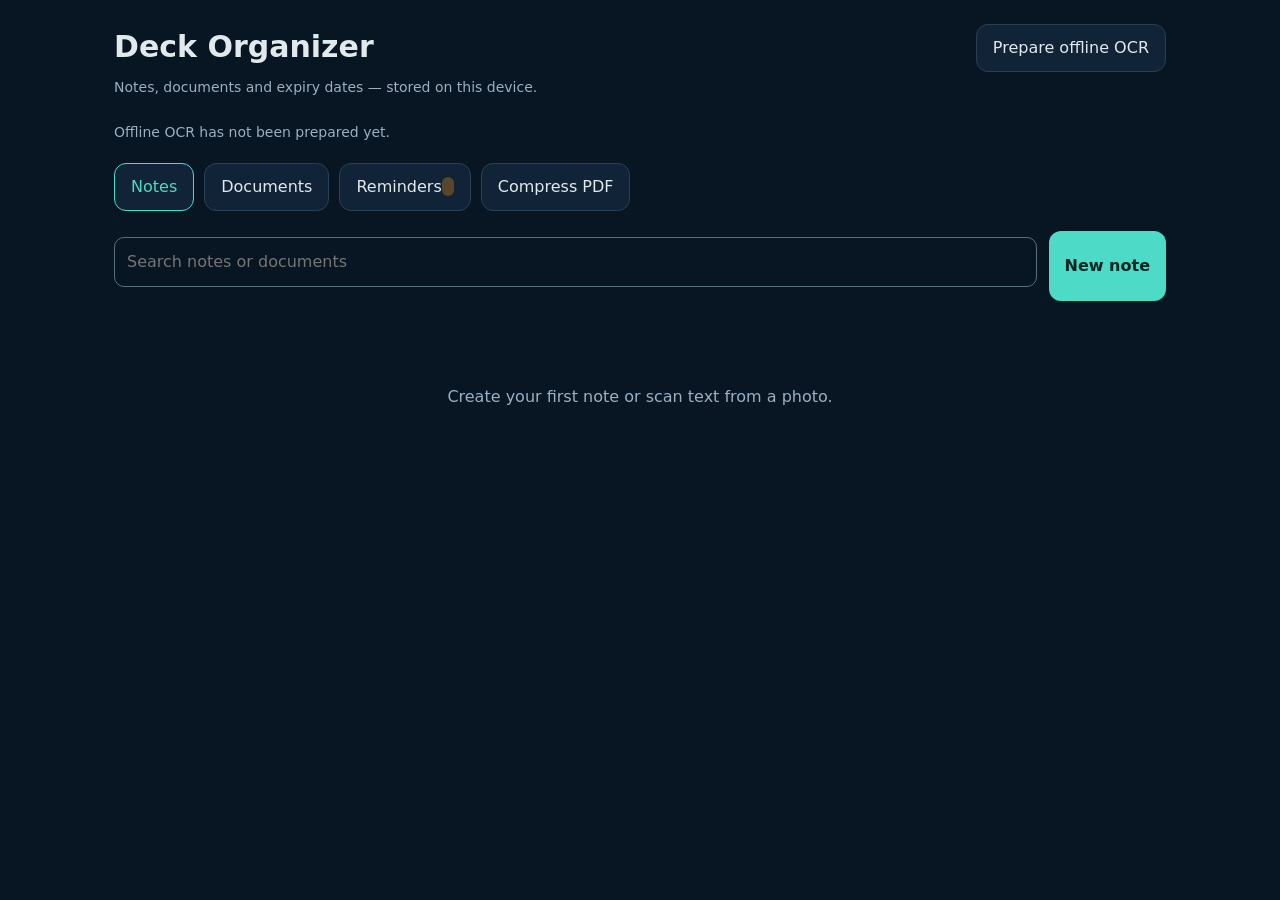
<file: docs/deck-organizer/index.html>
<!doctype html><html lang="en"><head><meta charset="utf-8"><meta name="viewport" content="width=device-width,initial-scale=1"><meta http-equiv="Content-Security-Policy" content="default-src 'self'; script-src 'self' 'wasm-unsafe-eval'; style-src 'self'; img-src 'self' blob: data:; media-src 'self' blob:; frame-src 'self' blob:; worker-src 'self' blob:; connect-src 'self' blob: data:; object-src 'none'; base-uri 'self'; form-action 'none'"><title>Deck Organizer</title><link rel="stylesheet" href="style.css"></head><body>
<header><div><h1>Deck Organizer</h1><p>Notes, documents and expiry dates — stored on this device.</p></div><div class="actions"><button id="offline">Prepare offline OCR</button></div></header>
<p id="offlineStatus" class="hint" role="status">Offline OCR has not been prepared yet.</p>
<div id="compressStatus" class="error" role="status"></div><input id="compressFile" type="file" accept="application/pdf,.pdf" hidden><nav aria-label="Sections"><button data-tab="notes" class="active">Notes</button><button data-tab="docs">Documents</button><button data-tab="reminders">Reminders <span id="badge"></span></button><button id="compressPdf" type="button">Compress PDF</button></nav>
<div class="toolbar"><input id="search" type="search" placeholder="Search notes or documents" aria-label="Search"><button id="add" class="primary">New note</button></div>
<p id="reminderHint" class="hint" hidden>Reminders appear here while the app is open or on your next visit. This version does not send alerts when the browser is closed.</p>
<main id="list" aria-live="polite"><p>Loading local records…</p></main>
<div id="toast" role="status" hidden></div>
<dialog id="editor"><form id="editForm"><div class="dialogHead"><h2 id="editHeading">New note</h2><button type="button" data-close="editor">Close</button></div>
<label>Title<input id="title" required maxlength="200"></label>
<div id="docFields" hidden><div class="grid"><label>Document / Certificate Number<input id="docNumber" maxlength="120"></label><label>Issue Date<input id="issue" type="date"></label><label>Expiry Date<input id="expiry" type="date"></label><label>Remind me before expiry<select id="lead"><option value="30">30 days</option><option value="14">14 days</option><option value="7">7 days</option><option value="1">1 day</option><option value="0">On expiry date</option></select></label></div><p class="hint">Check the expiry date against the original document before saving.</p></div>
<label id="bodyLabel">Note / Comments<textarea id="body" rows="7" maxlength="100000"></textarea></label>
<label id="pinLabel" class="check"><input id="pin" type="checkbox">Pin this note</label>
<div class="actions"><button type="button" id="attach">Attach file</button><button type="button" id="scan">Scan file to text</button><button type="button" id="camera">Open camera</button></div>
<p class="hint">JPEG, PNG, WebP or PDF. Up to 20 MB per file; up to 5 attachments. Scanned PDF recognition is limited to 20 pages per operation.</p><div id="attachments"></div>
<p id="editError" class="error" role="alert"></p><div class="actions bottom"><button type="submit" class="primary" id="save">Save</button><button type="button" id="delete" class="danger">Delete</button></div>
</form></dialog>
<dialog id="review"><div class="dialogHead"><h2>Review recognized text</h2><button data-close="review">Cancel</button></div><p id="ocrInfo" class="hint"></p>
<label>Recognized text — edit before inserting<textarea id="recognized" rows="12" maxlength="100000"></textarea></label>
<div id="dateReview" hidden><label>Suggested title<input id="suggestTitle" maxlength="200"></label><label>Suggested document number<input id="suggestNumber" maxlength="120"></label><p>Possible dates — select the expiry date, or leave it blank and enter it manually.</p><div id="dateCandidates"></div><label>Confirmed expiry date<input id="reviewExpiry" type="date"></label></div>
<label class="check"><input type="checkbox" id="keepPhoto" checked>Keep the source file with this record</label>
<label class="check"><input type="checkbox" id="reviewConfirm">I checked the recognized text and any selected expiry date.</label>
<p id="reviewError" class="error"></p><button id="insert" class="primary">Insert into record</button></dialog>
<dialog id="cameraDialog"><div class="dialogHead"><h2>Photograph text</h2><button data-close="cameraDialog">Close</button></div><p>Keep the document flat, well lit and in focus.</p><video id="video" autoplay playsinline muted></video><p id="cameraError" class="error"></p><button id="capture" class="primary">Take photo and recognize</button></dialog>
<dialog id="busy"><h2>Recognizing on this device</h2><p id="progress" role="status">Starting…</p><progress id="progressBar" max="1"></progress><button id="cancelOcr">Cancel</button></dialog>
<dialog id="preview"><div class="dialogHead"><h2 id="previewName">Attachment</h2><button data-close="preview">Close</button></div><div id="previewContent"></div><button id="downloadAttachment">Download original</button></dialog>
<input id="fileInput" type="file" accept="image/jpeg,image/png,image/webp,application/pdf" hidden>
<script type="module" src="app.js"></script></body></html>
</file>
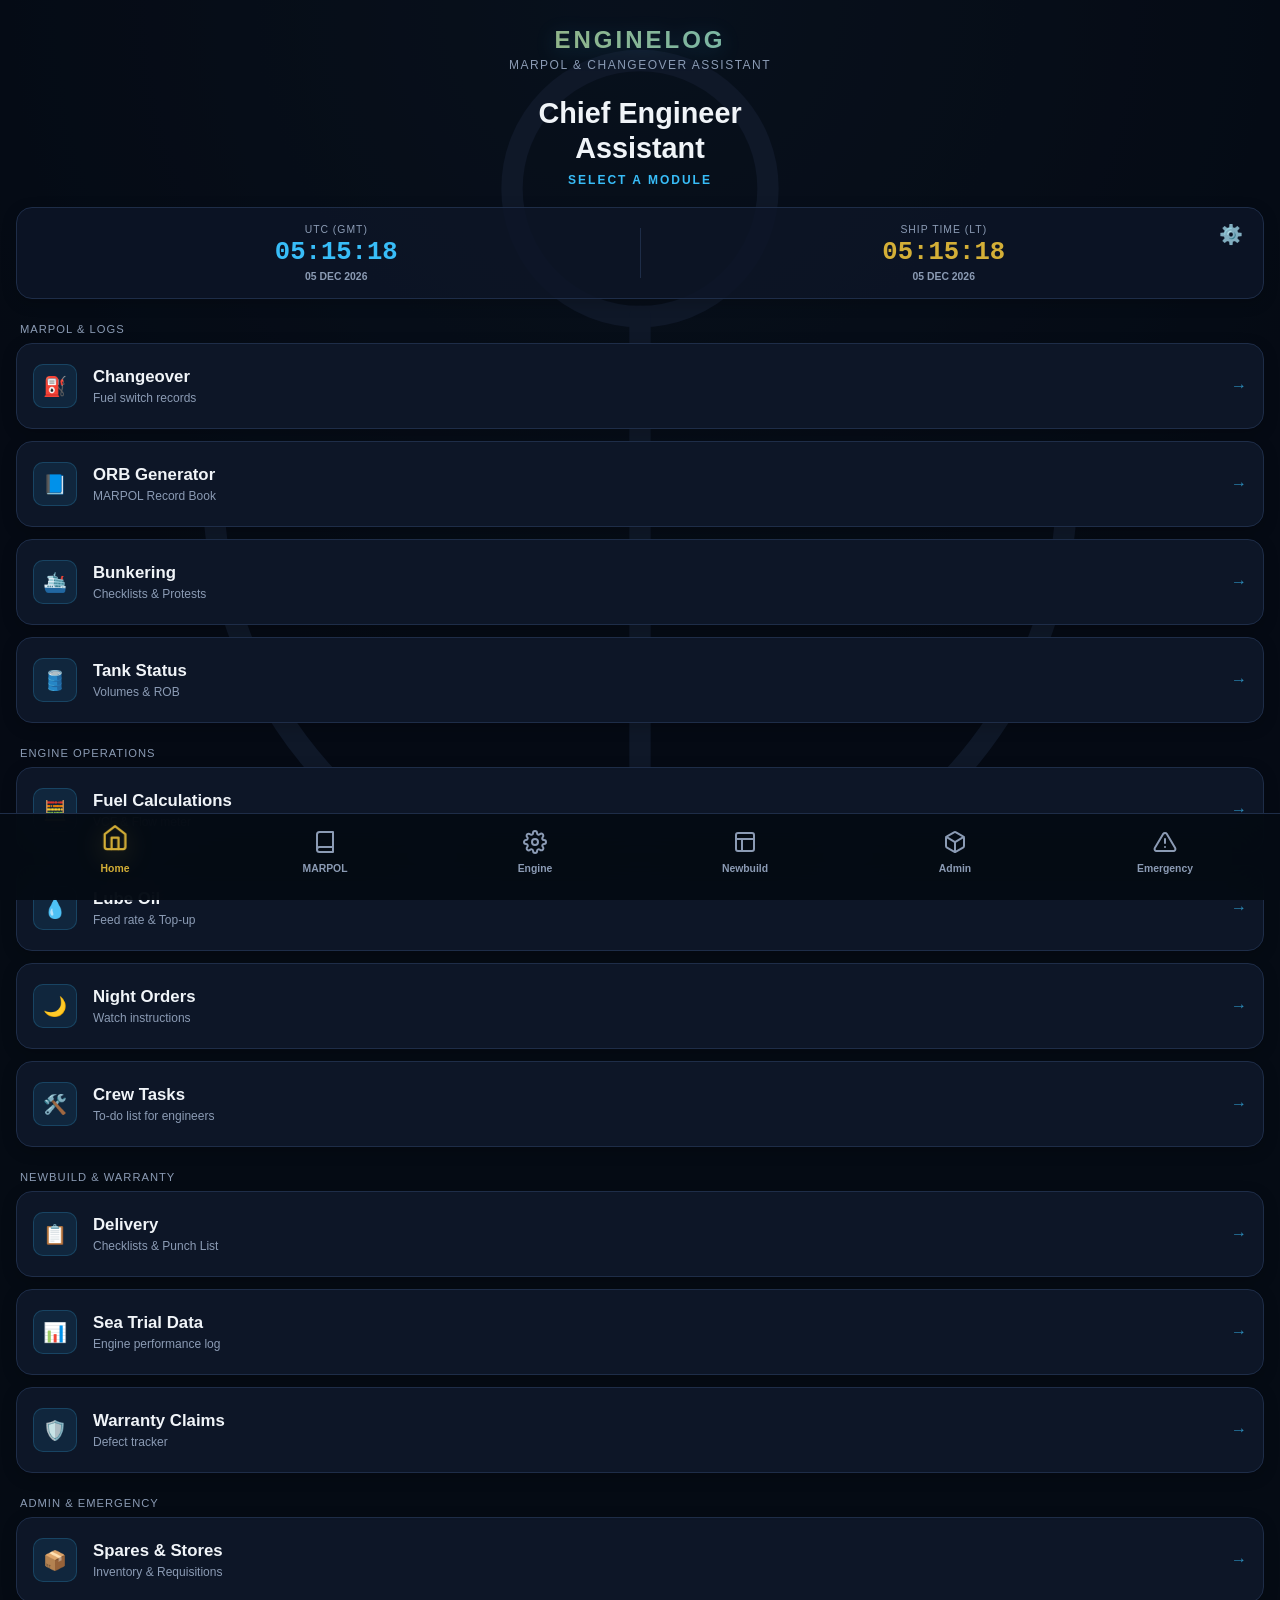
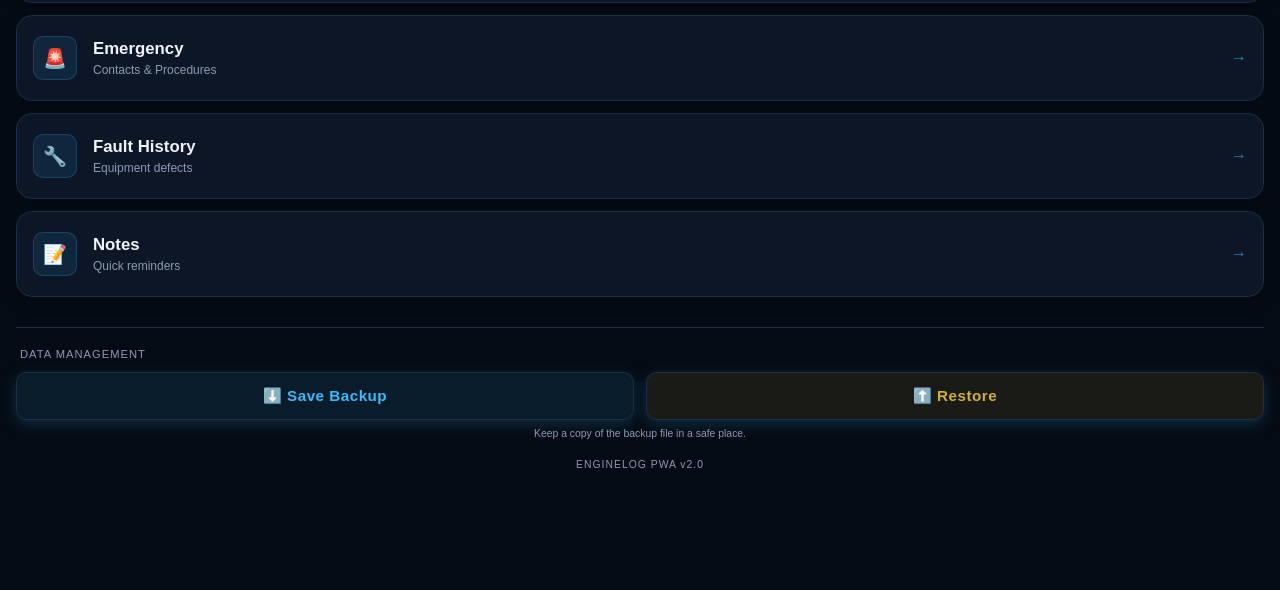
<file: docs/engine-log/index.html>
<!DOCTYPE html>
<html lang="en">
<head>
<meta charset="UTF-8">
<meta name="viewport" content="width=device-width,initial-scale=1,maximum-scale=1,user-scalable=no">
<title>EngineLog - Chief Engineer</title>
<meta name="apple-mobile-web-app-capable" content="yes">
<meta name="apple-mobile-web-app-status-bar-style" content="black-translucent">
<meta name="theme-color" content="#050B14">
<style>

    :root {
        --bg: #050B14; /* Глубокий морской фон */
        --card: rgba(13, 22, 39, 0.85); /* Стальной полупрозрачный */
        --border: #1E2D48; /* Граница цвета морской волны */
        --text: #F0F4F8; 
        --text-muted: #8B9BB4;
        --accent: #38BDF8; /* Ледяной синий */
        --accent-dark: #0284C7;
        --yellow: #D4AF37; /* Благородное золото */
        --red: #F87171; 
        --green: #4ADE80;
    }
    * { margin:0; padding:0; box-sizing:border-box; font-family: 'Inter', -apple-system, BlinkMacSystemFont, sans-serif; }
    
    /* КРАСИВЫЙ ФОН С ЯКОРЕМ (ФИКСИРОВАННЫЙ) */
    body { 
        background-color: var(--bg); /* Плотный цвет */
        color: var(--text); 
        padding: calc(16px + env(safe-area-inset-top)) 16px 100px 16px; 
        min-height: 100vh;
        -webkit-font-smoothing: antialiased;
    }

    /* Отдельный слой для фона */
    body::before {
        content: '';
        position: fixed;
        top: 0; left: 0; right: 0; bottom: 0;
        z-index: -2; /* Уводим глубоко назад */
        background-image: 
            url("data:image/svg+xml,%3Csvg xmlns='http://www.w3.org/2000/svg' viewBox='0 0 24 24' fill='none' stroke='%231E2D48' stroke-width='0.5' stroke-linecap='round' stroke-linejoin='round'%3E%3Ccircle cx='12' cy='5' r='3'%3E%3C/circle%3E%3Cline x1='12' y1='22' x2='12' y2='8'%3E%3C/line%3E%3Cpath d='M5 12H2a10 10 0 0 0 20 0h-3'%3E%3C/path%3E%3C/svg%3E"),
            radial-gradient(circle at 50% 0%, #0D1B2A 0%, #050B14 70%);
        background-position: center 20%, center top;
        background-repeat: no-repeat;
        background-size: 80vw, 100% 100%;
        pointer-events: none;
        opacity: 0.4; /* Делаем якорь едва заметным */
    }

    /* Кастомный скроллбар */
    ::-webkit-scrollbar { width: 6px; height: 6px; }
    ::-webkit-scrollbar-track { background: transparent; }
    ::-webkit-scrollbar-thumb { background: rgba(255,255,255,0.2); border-radius: 10px; }
    ::-webkit-scrollbar-thumb:hover { background: rgba(255,255,255,0.4); }

    /* АНИМАЦИЯ ПОЯВЛЕНИЯ ВКЛАДОК */
    .tab-content { 
        display: none; 
        animation: slideFadeIn 0.5s cubic-bezier(0.16, 1, 0.3, 1) forwards; 
    }
    @keyframes slideFadeIn {
        0% { opacity: 0; transform: translateY(15px) scale(0.98); }
        100% { opacity: 1; transform: translateY(0) scale(1); }
    }

    .header { text-align: center; margin-bottom: 24px; margin-top: 10px; }
    .header h1 { 
        font-size: 1.5rem; 
        background: linear-gradient(90deg, #D4AF37, #38BDF8); 
        -webkit-background-clip: text;
        background-clip: text;
        -webkit-text-fill-color: transparent;
        letter-spacing: 3px; 
        text-transform: uppercase; 
        font-weight: 800;
        filter: drop-shadow(0 4px 10px rgba(56, 189, 248, 0.2));
    }
    .header p { font-size: 0.75rem; color: var(--text-muted); letter-spacing: 1.5px; margin-top: 4px; text-transform: uppercase; }

    /* КАРТОЧКИ */
    .card { 
        background: var(--card); 
        backdrop-filter: blur(10px);
        -webkit-backdrop-filter: blur(10px);
        border: 1px solid var(--border); 
        border-radius: 16px; 
        padding: 20px; 
        margin-bottom: 20px;
        box-shadow: 0 10px 30px rgba(0,0,0,0.5), inset 0 1px 0 rgba(255,255,255,0.05);
        transition: transform 0.3s ease, box-shadow 0.3s ease;
    }
    .card:hover {
        transform: translateY(-2px);
        box-shadow: 0 15px 35px rgba(0,0,0,0.6), inset 0 1px 0 rgba(255,255,255,0.1);
    }
    .card h2 { 
        font-size: 1rem; 
        color: var(--yellow); 
        margin-bottom: 16px; 
        border-bottom: 1px solid rgba(212, 175, 55, 0.2); 
        padding-bottom: 10px; 
        letter-spacing: 0.5px;
        font-weight: 600;
    }

    /* ПОЛЯ ВВОДА */
    .form-group { margin-bottom: 16px; }
    .form-group label { display: block; font-size: 0.7rem; color: var(--text-muted); margin-bottom: 6px; font-weight: 600; text-transform: uppercase; letter-spacing: 1px; }
    .form-group input, .form-group select, .form-group textarea { 
        width: 100%; padding: 14px 16px; 
        background: rgba(0, 0, 0, 0.2); 
        border: 1px solid var(--border); 
        color: var(--text); 
        border-radius: 12px; 
        font-size: 0.95rem; 
        transition: all 0.3s;
        box-shadow: inset 0 2px 4px rgba(0,0,0,0.1);
    }
    .form-group input:focus, .form-group select:focus, .form-group textarea:focus {
        outline: none;
        border-color: var(--accent);
        box-shadow: 0 0 15px rgba(56, 189, 248, 0.15);
        background: rgba(13, 22, 39, 0.9);
    }
    .form-group textarea { resize: vertical; min-height: 60px; font-family: monospace; }
    
    .row-2 { display: grid; grid-template-columns: 1fr 1fr; gap: 12px; }

    /* КНОПКИ */
    .btn { 
        width: 100%; padding: 14px; 
        background: linear-gradient(135deg, #0284C7, #38BDF8); 
        color: #fff; border: none; border-radius: 10px; 
        font-weight: 700; font-size: 0.95rem; cursor: pointer; margin-top: 10px; 
        box-shadow: 0 4px 15px rgba(56, 189, 248, 0.2);
        transition: all 0.3s cubic-bezier(0.16, 1, 0.3, 1);
        letter-spacing: 0.5px;
    }
    .btn:active { transform: scale(0.97); box-shadow: 0 2px 8px rgba(56, 189, 248, 0.2); }
    .btn-danger { background: var(--red); color: #fff; border: none; border-radius: 8px; padding: 6px 12px; cursor: pointer; font-weight: 600; transition: 0.2s; }
    .btn-danger:active { transform: scale(0.95); }

    .result-box { 
        background: rgba(0,0,0,0.5); 
        border: 1px solid var(--accent); 
        padding: 16px; border-radius: 12px; 
        font-family: monospace; font-size: 0.85rem; 
        margin-top: 16px; white-space: pre-wrap; 
        color: var(--green); display: none; line-height: 1.6;
        box-shadow: inset 0 0 20px rgba(0,0,0,0.5);
    }
    .copy-btn { background: var(--border); color: var(--text); margin-top: 8px; display: none; }
    
    .tank-list-item { display: flex; justify-content: space-between; align-items: center; padding: 10px 0; border-bottom: 1px solid var(--border); }
    .tank-list-item:last-child { border-bottom: none; }

    /* МОБИЛЬНЫЙ ФИКС */
    @media (max-width: 600px) {
        .row-2 { grid-template-columns: 1fr !important; gap: 10px !important; }
    }
    input:not([type="checkbox"]), select, textarea { width: 100% !important; max-width: 100% !important; box-sizing: border-box !important; min-width: 0 !important; -webkit-appearance: none; appearance: none; }
    input[type="date"], input[type="time"] { min-height: 42px; line-height: normal; }
    
    /* Фикс для чекбоксов */
    input[type="checkbox"] {
        width: 20px !important; height: 20px !important; min-width: 20px !important; max-width: 20px !important;
        flex: 0 0 20px !important; margin: 0 !important; -webkit-appearance: checkbox !important; appearance: checkbox !important; cursor: pointer;
    }

    /* НИЖНЕЕ МЕНЮ */
    .main-nav {
        position: fixed; bottom: 0; left: 0; right: 0;
        display: flex; justify-content: space-around; align-items: center;
        padding: 10px 10px 20px 10px;
        background: rgba(5, 11, 20, 0.95);
        backdrop-filter: blur(20px);
        -webkit-backdrop-filter: blur(20px);
        border-top: 1px solid var(--border);
        z-index: 1000;
    }
    .main-tab-btn {
        flex: 1; display: flex; flex-direction: column; align-items: center; justify-content: center; gap: 4px;
        border: none; background: transparent; color: var(--text-muted); font-weight: 600; cursor: pointer; font-size: 0.65rem;
        transition: all 0.4s cubic-bezier(0.16, 1, 0.3, 1); padding: 6px 0; border-radius: 10px;
    }
    .main-tab-btn span { font-size: 1.3rem; transition: transform 0.4s cubic-bezier(0.16, 1, 0.3, 1); }
    .main-tab-btn.active { color: var(--yellow); }
    .main-tab-btn.active span { transform: translateY(-4px) scale(1.15); filter: drop-shadow(0 4px 12px rgba(212, 175, 55, 0.4)); }

    /* ПОД-ВКЛАДКИ */
    #globalSubTabs {
        display: none; margin-bottom: 20px; background: rgba(13, 22, 39, 0.6); padding: 4px; border-radius: 12px;
        border: 1px solid var(--border); overflow-x: auto; -webkit-overflow-scrolling: touch; gap: 4px;
    }
    #globalSubTabs::-webkit-scrollbar { display: none; }
    .sub-tab-btn {
        flex: 1; padding: 10px 12px; border: none; background: transparent; color: var(--text-muted);
        font-weight: 600; border-radius: 10px; cursor: pointer; font-size: 0.75rem; white-space: nowrap; transition: all 0.3s;
        border: 1px solid transparent;
    }
    .sub-tab-btn.active {
        background: linear-gradient(135deg, rgba(56, 189, 248, 0.1), rgba(2, 132, 199, 0.1));
        color: var(--accent); 
        border: 1px solid rgba(56, 189, 248, 0.4);
        box-shadow: 0 4px 15px rgba(0, 0, 0, 0.2), inset 0 0 10px rgba(56, 189, 248, 0.1);
        text-shadow: 0 0 8px rgba(56, 189, 248, 0.4);
    }

    /* DASHBOARD (HOME) CARDS */
    .dash-grid {
        display: flex;
        flex-direction: column;
        gap: 12px;
        margin-bottom: 24px;
    }
    .dash-card {
        display: flex;
        align-items: center;
        gap: 16px;
        background: #0D1627; /* Плотный, непробиваемый цвет */
        border: 1px solid #1E2D48;
        border-radius: 16px;
        padding: 20px 16px;
        cursor: pointer;
        transition: all 0.2s ease;
        text-decoration: none;
        color: var(--text);
        box-shadow: 0 4px 15px rgba(0,0,0,0.2);
    }
    .dash-card:active {
        transform: scale(0.98);
        background: #131C2E;
        border-color: var(--accent);
    }
    .dash-icon {
        width: 44px;
        height: 44px;
        display: flex;
        align-items: center;
        justify-content: center;
        background: rgba(56, 189, 248, 0.1);
        border-radius: 10px;
        font-size: 1.2rem; /* Размер эмодзи */
        border: 1px solid rgba(56, 189, 248, 0.2);
    }
    .dash-content {
        flex: 1;
    }
    .dash-title {
        font-size: 1.05rem;
        font-weight: 600;
        margin-bottom: 4px;
        color: var(--text);
    }
    .dash-subtitle {
        font-size: 0.75rem;
        color: var(--text-muted);
    }
    .dash-arrow {
        color: var(--accent);
        opacity: 0.7;
    }

    /* INVENTORY FLAGS */
    .inv-warning { color: var(--red); font-weight: 700; }
    .inv-critical-star { color: var(--yellow); }

    /* DELIVERY details */
    details > summary { list-style: none; }
    details > summary::-webkit-details-marker { display: none; }
    details > summary::before { content: '▸ '; display: inline-block; transition: transform 0.2s; }
    details[open] > summary::before { transform: rotate(90deg); }
</style>
</head>
<body>

<div class="header">
    <h1>EngineLog</h1>
    <p>MARPOL & Changeover Assistant</p>
</div>

<div id="globalSubTabs"></div>

<!-- НИЖНЯЯ ПАНЕЛЬ (Меню категорий) -->
<div class="main-nav">
    <button class="main-tab-btn" data-group="home">
        <span><svg viewBox="0 0 24 24" width="24" height="24" stroke="currentColor" stroke-width="2" fill="none" stroke-linecap="round" stroke-linejoin="round"><path d="M3 9l9-7 9 7v11a2 2 0 0 1-2 2H5a2 2 0 0 1-2-2z"></path><polyline points="9 22 9 12 15 12 15 22"></polyline></svg></span>
        Home
    </button>
    <button class="main-tab-btn active" data-group="marpol">
        <span><svg viewBox="0 0 24 24" width="24" height="24" stroke="currentColor" stroke-width="2" fill="none" stroke-linecap="round" stroke-linejoin="round"><path d="M4 19.5A2.5 2.5 0 0 1 6.5 17H20"></path><path d="M6.5 2H20v20H6.5A2.5 2.5 0 0 1 4 19.5v-15A2.5 2.5 0 0 1 6.5 2z"></path></svg></span>
        MARPOL
    </button>
    <button class="main-tab-btn" data-group="engine">
        <span><svg viewBox="0 0 24 24" width="24" height="24" stroke="currentColor" stroke-width="2" fill="none" stroke-linecap="round" stroke-linejoin="round"><circle cx="12" cy="12" r="3"></circle><path d="M19.4 15a1.65 1.65 0 0 0 .33 1.82l.06.06a2 2 0 0 1 0 2.83 2 2 0 0 1-2.83 0l-.06-.06a1.65 1.65 0 0 0-1.82-.33 1.65 1.65 0 0 0-1 1.51V21a2 2 0 0 1-2 2 2 2 0 0 1-2-2v-.09A1.65 1.65 0 0 0 9 19.4a1.65 1.65 0 0 0-1.82.33l-.06.06a2 2 0 0 1-2.83 0 2 2 0 0 1 0-2.83l.06-.06a1.65 1.65 0 0 0 .33-1.82 1.65 1.65 0 0 0-1.51-1H3a2 2 0 0 1-2-2 2 2 0 0 1 2-2h.09A1.65 1.65 0 0 0 4.6 9a1.65 1.65 0 0 0-.33-1.82l-.06-.06a2 2 0 0 1 0-2.83 2 2 0 0 1 2.83 0l.06.06a1.65 1.65 0 0 0 1.82.33H9a1.65 1.65 0 0 0 1-1.51V3a2 2 0 0 1 2-2 2 2 0 0 1 2 2v.09a1.65 1.65 0 0 0 1 1.51 1.65 1.65 0 0 0 1.82-.33l.06-.06a2 2 0 0 1 2.83 0 2 2 0 0 1 0 2.83l-.06.06a1.65 1.65 0 0 0-.33 1.82V9a1.65 1.65 0 0 0 1.51 1H21a2 2 0 0 1 2 2 2 2 0 0 1-2 2h-.09a1.65 1.65 0 0 0-1.51 1z"></path></svg></span>
        Engine
    </button>
    <button class="main-tab-btn" data-group="newbuild">
        <span><svg viewBox="0 0 24 24" width="24" height="24" stroke="currentColor" stroke-width="2" fill="none" stroke-linecap="round" stroke-linejoin="round"><rect x="3" y="3" width="18" height="18" rx="2" ry="2"></rect><line x1="3" y1="9" x2="21" y2="9"></line><line x1="9" y1="21" x2="9" y2="9"></line></svg></span>
        Newbuild
    </button>
    <button class="main-tab-btn" data-group="admin">
        <span><svg viewBox="0 0 24 24" width="24" height="24" stroke="currentColor" stroke-width="2" fill="none" stroke-linecap="round" stroke-linejoin="round"><path d="M21 16V8a2 2 0 0 0-1-1.73l-7-4a2 2 0 0 0-2 0l-7 4A2 2 0 0 0 3 8v8a2 2 0 0 0 1 1.73l7 4a2 2 0 0 0 2 0l7-4A2 2 0 0 0 21 16z"></path><polyline points="3.27 6.96 12 12.01 20.73 6.96"></polyline><line x1="12" y1="22.08" x2="12" y2="12"></line></svg></span>
        Admin
    </button>
    <button class="main-tab-btn" data-group="emergency">
        <span><svg viewBox="0 0 24 24" width="24" height="24" stroke="currentColor" stroke-width="2" fill="none" stroke-linecap="round" stroke-linejoin="round"><path d="M10.29 3.86L1.82 18a2 2 0 0 0 1.71 3h16.94a2 2 0 0 0 1.71-3L13.71 3.86a2 2 0 0 0-3.42 0z"></path><line x1="12" y1="9" x2="12" y2="13"></line><line x1="12" y1="17" x2="12.01" y2="17"></line></svg></span>
        Emergency
    </button>
</div>

<!-- TAB 0: HOME (DASHBOARD) -->
<div id="tab-home" class="tab-content" style="display:block;">
<div style="margin-bottom: 20px; text-align: center;">
        <h2 style="font-size: 1.8rem; font-weight: 800; line-height: 1.2; margin-bottom: 8px; color: var(--text);">Chief Engineer<br>Assistant</h2>
        <div style="font-size: 0.75rem; color: var(--accent); letter-spacing: 2px; text-transform: uppercase; font-weight: 600;">Select a module</div>
    </div>

    <!-- ЧАСЫ UTC И СУДОВОЕ ВРЕМЯ -->
    <div style="display:flex; justify-content:space-between; align-items:center; background:var(--card); border:1px solid var(--border); border-radius:16px; padding:16px; margin-bottom: 24px; box-shadow: 0 4px 15px rgba(0,0,0,0.2);">
        <div style="text-align:center; flex:1;">
            <div style="font-size:0.65rem; color:var(--text-muted); letter-spacing:1px; text-transform:uppercase; margin-bottom:4px;">UTC (GMT)</div>
            <div id="clock-utc" style="font-size:1.6rem; font-weight:800; color:var(--accent); font-family:monospace; line-height:1.1;">00:00:00</div>
            <div id="date-utc" style="font-size:0.65rem; color:var(--text-muted); margin-top:4px; font-weight:600;">01 JAN 2026</div>
        </div>
        <div style="width:1px; height:50px; background:var(--border);"></div>
        <div style="text-align:center; flex:1; position:relative;">
            <div style="font-size:0.65rem; color:var(--text-muted); letter-spacing:1px; text-transform:uppercase; margin-bottom:4px;">Ship Time (LT)</div>
            <div id="clock-lt" style="font-size:1.6rem; font-weight:800; color:var(--yellow); font-family:monospace; line-height:1.1;">00:00:00</div>
            <div id="date-lt" style="font-size:0.65rem; color:var(--text-muted); margin-top:4px; font-weight:600;">01 JAN 2026</div>
            <button onclick="setTimeOffset()" style="position:absolute; top:-5px; right:0; background:transparent; border:none; color:var(--text-muted); cursor:pointer; font-size:1.2rem; padding:4px;">⚙️</button>
        </div>
    </div>

    <!-- СЮДА БУДУТ ВЫВОДИТЬСЯ ТРЕВОГИ -->
    <div id="smartSummaryContainer" style="display:none; margin-bottom: 24px;"></div>

    <!-- MARPOL -->
    <div style="margin-bottom: 20px;">
        <div style="font-size: 0.7rem; color: var(--text-muted); text-transform: uppercase; letter-spacing: 1px; margin-bottom: 8px; padding-left: 4px;">MARPOL & Logs</div>
        <div class="dash-grid">
            <div class="dash-card" onclick="goToTab('marpol', 'chg')">
                <div class="dash-icon">⛽</div>
                <div class="dash-content"><div class="dash-title">Changeover</div><div class="dash-subtitle">Fuel switch records</div></div>
                <div class="dash-arrow">→</div>
            </div>
            <div class="dash-card" onclick="goToTab('marpol', 'orb')">
                <div class="dash-icon">📘</div>
                <div class="dash-content"><div class="dash-title">ORB Generator</div><div class="dash-subtitle">MARPOL Record Book</div></div>
                <div class="dash-arrow">→</div>
            </div>
            <div class="dash-card" onclick="goToTab('marpol', 'bunkering')">
                <div class="dash-icon">🛳️</div>
                <div class="dash-content"><div class="dash-title">Bunkering</div><div class="dash-subtitle">Checklists & Protests</div></div>
                <div class="dash-arrow">→</div>
            </div>
            <div class="dash-card" onclick="goToTab('marpol', 'tanks')">
                <div class="dash-icon">🛢️</div>
                <div class="dash-content"><div class="dash-title">Tank Status</div><div class="dash-subtitle">Volumes & ROB</div></div>
                <div class="dash-arrow">→</div>
            </div>
        </div>
    </div>

    <!-- ENGINE -->
    <div style="margin-bottom: 20px;">
        <div style="font-size: 0.7rem; color: var(--text-muted); text-transform: uppercase; letter-spacing: 1px; margin-bottom: 8px; padding-left: 4px;">Engine Operations</div>
        <div class="dash-grid">
            <div class="dash-card" onclick="goToTab('engine', 'fuel')">
                <div class="dash-icon">🧮</div>
                <div class="dash-content"><div class="dash-title">Fuel Calculations</div><div class="dash-subtitle">VCF & Flow meter</div></div>
                <div class="dash-arrow">→</div>
            </div>
            <div class="dash-card" onclick="goToTab('engine', 'lube')">
                <div class="dash-icon">💧</div>
                <div class="dash-content"><div class="dash-title">Lube Oil</div><div class="dash-subtitle">Feed rate & Top-up</div></div>
                <div class="dash-arrow">→</div>
            </div>
            <div class="dash-card" onclick="goToTab('engine', 'nightorder')">
                <div class="dash-icon">🌙</div>
                <div class="dash-content"><div class="dash-title">Night Orders</div><div class="dash-subtitle">Watch instructions</div></div>
                <div class="dash-arrow">→</div>
            </div>
            <div class="dash-card" onclick="goToTab('engine', 'tasks')">
                <div class="dash-icon">🛠️</div>
                <div class="dash-content"><div class="dash-title">Crew Tasks</div><div class="dash-subtitle">To-do list for engineers</div></div>
                <div class="dash-arrow">→</div>
            </div>
        </div>
    </div>

    <!-- NEWBUILD -->
    <div style="margin-bottom: 20px;">
        <div style="font-size: 0.7rem; color: var(--text-muted); text-transform: uppercase; letter-spacing: 1px; margin-bottom: 8px; padding-left: 4px;">Newbuild & Warranty</div>
        <div class="dash-grid">
            <div class="dash-card" onclick="goToTab('newbuild', 'delivery')">
                <div class="dash-icon">📋</div>
                <div class="dash-content"><div class="dash-title">Delivery</div><div class="dash-subtitle">Checklists & Punch List</div></div>
                <div class="dash-arrow">→</div>
            </div>
            <div class="dash-card" onclick="goToTab('newbuild', 'seatrial')">
                <div class="dash-icon">📊</div>
                <div class="dash-content"><div class="dash-title">Sea Trial Data</div><div class="dash-subtitle">Engine performance log</div></div>
                <div class="dash-arrow">→</div>
            </div>
            <div class="dash-card" onclick="goToTab('newbuild', 'warranty')">
                <div class="dash-icon">🛡️</div>
                <div class="dash-content"><div class="dash-title">Warranty Claims</div><div class="dash-subtitle">Defect tracker</div></div>
                <div class="dash-arrow">→</div>
            </div>
        </div>
    </div>

    <!-- ADMIN & EMERGENCY -->
    <div style="margin-bottom: 20px;">
        <div style="font-size: 0.7rem; color: var(--text-muted); text-transform: uppercase; letter-spacing: 1px; margin-bottom: 8px; padding-left: 4px;">Admin & Emergency</div>
        <div class="dash-grid">
            <div class="dash-card" onclick="goToTab('admin', 'spares')">
                <div class="dash-icon">📦</div>
                <div class="dash-content"><div class="dash-title">Spares & Stores</div><div class="dash-subtitle">Inventory & Requisitions</div></div>
                <div class="dash-arrow">→</div>
            </div>
            <div class="dash-card" onclick="goToTab('emergency', 'emergency')">
                <div class="dash-icon">🚨</div>
                <div class="dash-content"><div class="dash-title">Emergency</div><div class="dash-subtitle">Contacts & Procedures</div></div>
                <div class="dash-arrow">→</div>
            </div>
            <div class="dash-card" onclick="goToTab('emergency', 'faults')">
                <div class="dash-icon">🔧</div>
                <div class="dash-content"><div class="dash-title">Fault History</div><div class="dash-subtitle">Equipment defects</div></div>
                <div class="dash-arrow">→</div>
            </div>
            <div class="dash-card" onclick="goToTab('emergency', 'notes')">
                <div class="dash-icon">📝</div>
                <div class="dash-content"><div class="dash-title">Notes</div><div class="dash-subtitle">Quick reminders</div></div>
                <div class="dash-arrow">→</div>
            </div>
        </div>
    </div>

    <!-- BACKUP & RESTORE -->
    <div style="margin-top: 30px; margin-bottom: 20px; border-top: 1px solid var(--border); padding-top: 20px;">
        <div style="font-size: 0.7rem; color: var(--text-muted); text-transform: uppercase; letter-spacing: 1px; margin-bottom: 12px; padding-left: 4px;">Data Management</div>
        <div class="row-2">
            <button class="btn" style="margin-top:0; background:rgba(56,189,248,0.1); color:var(--accent); border:1px solid var(--border);" onclick="exportBackup()">⬇️ Save Backup</button>
            <button class="btn" style="margin-top:0; background:rgba(212,175,55,0.1); color:var(--yellow); border:1px solid var(--border);" onclick="document.getElementById('restoreFile').click()">⬆️ Restore</button>
        </div>
        <input type="file" id="restoreFile" style="display:none;" accept=".json" onchange="importBackup(event)">
        <div style="font-size:0.65rem; color:var(--text-muted); text-align:center; margin-top:8px;">Keep a copy of the backup file in a safe place.</div>
    </div>

    <div style="text-align: center; margin-top: 10px; padding-bottom: 20px;">
        <div style="font-size:0.65rem; color:var(--text-muted); letter-spacing: 1px;">ENGINELOG PWA v2.0</div>
    </div>
</div>

<!-- TAB 1: CHANGEOVER -->
<div id="tab-chg" class="tab-content">
    <div class="card">
        <h2>Fuel Changeover Record</h2>
        <div style="font-size:0.75rem; color:var(--yellow); margin-bottom:12px; line-height:1.4;">
            ℹ️ Generate a logbook entry using the position, times (GMT or LT), and viscosity before and after changeover.
        </div>
        <div class="row-2">
            <div class="form-group"><label>Date</label><input type="date" id="chgDate"></div>
            <div class="form-group"><label>Position</label><input type="text" id="chgPos" placeholder="Lat / Long"></div>
        </div>
        <div class="row-2">
            <div class="form-group"><label>Type</label><select id="chgType"><option value="HFO/VLSFO to MGO/MDO">HFO/VLSFO to MGO/MDO</option><option value="MGO/MDO to HFO/VLSFO">MGO/MDO to HFO/VLSFO</option></select></div>
            <div class="form-group"><label>Sulfur Target (%)</label><input type="number" id="chgSulfur" step="0.01" value="0.10"></div>
        </div>
        <div class="row-2">
            <div class="form-group"><label>Start Time</label><input type="time" id="chgStart"></div>
            <div class="form-group"><label>Finish Time</label><input type="time" id="chgFinish"></div>
        </div>
        <div class="row-2">
            <div class="form-group"><label>Start Viscosity (cSt)</label><input type="number" id="chgViscStart" placeholder="380"></div>
            <div class="form-group"><label>Finish Viscosity (cSt)</label><input type="number" id="chgViscEnd" placeholder="12"></div>
        </div>
        <button class="btn" id="btnGenChg">Generate Text</button>
        <div class="result-box" id="resChg"></div>
        <button class="btn copy-btn" id="btnCopyChg">📋 Copy Text</button>
    </div>
</div>

<!-- TAB 2: ORB GENERATOR -->
<div id="tab-orb" class="tab-content" style="display:none;">
    <div class="card">
        <h2>ORB Entry Generator</h2>
        <div style="font-size:0.75rem; color:var(--yellow); margin-bottom:12px; line-height:1.4;">
            ℹ️ Select an operation code, fill in the fields, and click "Generate" to create an entry based on MEPC.1/Circ.736. You can copy it or save it to history.
        </div>
        
        <div class="form-group">
            <label>Select Operation Code</label>
            <select id="orbCodeSelect">
                <option value="C11.1">C 11.1 - Weekly Inventory of Sludge Tanks</option>
                <option value="C11.4">C 11.4 - Collection of Sludge</option>
                <option value="C12.1">C 12.1 - Disposal of Sludge to Shore</option>
                <option value="C12.2">C 12.2 - Transfer Sludge to another tank</option>
                <option value="C12.3">C 12.3 - Incineration of Sludge</option>
                <option value="C12.4">C 12.4 - Evaporation of water from sludge tank</option>
                <option value="D15.1">D 13-15.1 - Discharge Bilge Overboard</option>
                <option value="D15.2">D 13-15.2 - Disposal Bilge to Shore</option>
                <option value="D15.3">D 13-15.3 - Transfer Bilge to another tank</option>
                <option value="F19">F 19-21 - Failure of 15 ppm Equipment</option>
                <option value="H_FUEL">H - Bunkering of Fuel Oil</option>
                <option value="H_LUBE">H - Bunkering of Lube Oil</option>
                <option value="I_ALARM">I - Testing 15 ppm Alarm</option>
                <option value="I_BILGE">I - Weekly Inventory of Bilge Water</option>
                <option value="I_VALVE">I - Sealing / Unsealing of Overboard Valve</option>
                <option value="G">G - Accidental Discharge</option>
            </select>
        </div>

        <div id="orbDynamicFields"></div>

        <button class="btn" id="btnGenOrb">Generate ORB Entry</button>
        <div class="result-box" id="resOrb"></div>
        <button class="btn copy-btn" id="btnCopyOrb">📋 Copy Text</button>
        <div style="display:grid; grid-template-columns:1fr 1fr; gap:8px; margin-top:8px;">
            <button class="btn" id="btnSaveOrb" style="display:none; background:var(--green); color:#000;">💾 Save to History</button>
            <button class="btn" id="btnExportOrb" style="display:none; background:var(--border); color:var(--text);">⬇️ Export CSV</button>
        </div>
    </div>

    <div class="card">
        <h2>History</h2>
        <div style="display:flex; gap:8px; margin-bottom:10px;">
            <button class="btn" id="btnExportAll" style="background:var(--border); color:var(--text); margin-top:0; flex:1;">⬇️ Export All (CSV)</button>
            <button class="btn" id="btnClearAllOrb" style="background:var(--red); color:#fff; margin-top:0; flex:1;">🗑️ Clear All</button>
        </div>
        <div id="orbHistory"></div>
    </div>
</div>

<!-- TAB 3: FUEL CALC -->
<div id="tab-fuel" class="tab-content" style="display:none;">
    <div class="tabs" style="margin-bottom:12px; background:transparent; border:none; padding:0;">
        <button class="sub-tab-btn active" data-fueltab="calc">🧮 Quick Calc</button>
        <button class="sub-tab-btn" data-fueltab="log">📖 Daily Log</button>
        <button class="sub-tab-btn" data-fueltab="voyage">🗺️ Voyage Plan</button>
    </div>

    <!-- SUB: QUICK CALC -->
    <div id="fuel-calc" class="sub-content">
        <div class="card">
            <h2>Quick Calculator</h2>
            <div class="form-group">
                <label>Calculation Type</label>
                <select id="fuelCalcType" onchange="toggleFuelCalc()">
                    <option value="vcf">VCF / Density Correction</option>
                    <option value="flow">Flow Meter Consumption</option>
                </select>
            </div>

            <!-- VCF Calculator -->
            <div id="calc-vcf" style="display:block;">
                <div class="row-2">
                    <div class="form-group"><label>Density @ 15°C (g/cm³)</label><input type="number" id="fcDensity" step="0.001" value="0.9455"></div>
                    <div class="form-group"><label>Temperature (°C)</label><input type="number" id="fcTemp" step="0.1" value="15"></div>
                </div>
                <div class="row-2">
                    <div class="form-group"><label>Observed Volume (m³)</label><input type="number" id="fcVolume" step="0.01" value="100"></div>
                    <div class="form-group"><label>VCF (coefficient)</label><input type="text" id="fcVcf" readonly></div>
                </div>
                <button class="btn" id="btnCalcVcf">Calculate</button>
                <div class="result-box" id="resFuel"></div>
            </div>

            <!-- Flowmeter Calculator -->
            <div id="calc-flow" style="display:none;">
                <div class="form-group">
                    <label>Meter Line</label>
                    <select id="fcLine">
                        <option value="M/E">M/E Flow Meter</option>
                        <option value="D/G IN">D/G IN</option>
                        <option value="D/G OUT">D/G OUT</option>
                        <option value="BLR">Boiler</option>
                    </select>
                </div>
                <div class="row-2">
                    <div class="form-group"><label>Start Reading</label><input type="number" id="fcStart" step="0.01"></div>
                    <div class="form-group"><label>End Reading</label><input type="number" id="fcEnd" step="0.01"></div>
                </div>
                <div class="row-2">
                    <div class="form-group"><label>Density @ 15°C</label><input type="number" id="fcD2" step="0.001" value="0.9455"></div>
                    <div class="form-group"><label>Temp (°C)</label><input type="number" id="fcT2" step="0.1" value="15"></div>
                </div>
                <button class="btn" id="btnCalcCons">Calculate Consumption</button>
                <div class="result-box" id="resCons"></div>
            </div>
        </div>
    </div>

    <!-- SUB: DAILY LOG -->
    <div id="fuel-log" class="sub-content" style="display:none;">
        <div class="card">
            <h2>Daily Fuel Log</h2>
            
            <div class="row-2">
                <div class="form-group"><label>Date</label><input type="date" id="flogDate"></div>
                <div class="form-group"><label>Bunker Received (MT)</label><input type="number" id="flogBunker" step="0.1" value="0"></div>
            </div>
            
            <div style="border-top:1px solid var(--border); margin:15px 0; padding-top:15px;">
                <div style="font-size:0.75rem; color:var(--text-muted); margin-bottom:10px; text-transform:uppercase; letter-spacing:1px;">Flow Meters Readings</div>
                
                <!-- M/E Block -->
                <div style="background:rgba(0,0,0,0.2); border:1px solid var(--border); border-radius:10px; padding:12px; margin-bottom:12px;">
                    <div style="font-weight:700; color:var(--accent); margin-bottom:8px;">Main Engine (M/E)</div>
                    <div class="row-2">
                        <div class="form-group" style="margin-bottom:8px;"><label>Prev (m³)</label><input type="number" id="flogMEPrev" readonly style="background:transparent; border:none; padding:0; color:var(--text-muted);"></div>
                        <div class="form-group" style="margin-bottom:8px;"><label>Curr (m³)</label><input type="number" id="flogMECurr" step="0.1" placeholder="0.0"></div>
                    </div>
                    <div class="row-2">
                        <div class="form-group" style="margin-bottom:0;"><label>Temp (°C)</label><input type="number" id="flogMETemp" step="0.1" value="15"></div>
                        <div class="form-group" style="margin-bottom:0;"><label>Density (t/m³)</label><input type="number" id="flogMEDens" step="0.001" value="0.95"></div>
                    </div>
                </div>

                <!-- D/G Block -->
                <div style="background:rgba(0,0,0,0.2); border:1px solid var(--border); border-radius:10px; padding:12px; margin-bottom:12px;">
                    <div style="font-weight:700; color:var(--yellow); margin-bottom:8px;">Diesel Generators (D/G)</div>
                    <div class="row-2">
                        <div class="form-group" style="margin-bottom:8px;"><label>Prev (m³)</label><input type="number" id="flogDGPrev" readonly style="background:transparent; border:none; padding:0; color:var(--text-muted);"></div>
                        <div class="form-group" style="margin-bottom:8px;"><label>Curr (m³)</label><input type="number" id="flogDGCurr" step="0.1" placeholder="0.0"></div>
                    </div>
                    <div class="row-2">
                        <div class="form-group" style="margin-bottom:0;"><label>Temp (°C)</label><input type="number" id="flogDGTemp" step="0.1" value="15"></div>
                        <div class="form-group" style="margin-bottom:0;"><label>Density (t/m³)</label><input type="number" id="flogDGDens" step="0.001" value="0.85"></div>
                    </div>
                </div>

                <!-- Boiler Block -->
                <div style="background:rgba(0,0,0,0.2); border:1px solid var(--border); border-radius:10px; padding:12px; margin-bottom:12px;">
                    <div style="font-weight:700; color:var(--text-muted); margin-bottom:8px;">Boiler (BLR)</div>
                    <div class="row-2">
                        <div class="form-group" style="margin-bottom:8px;"><label>Prev (m³)</label><input type="number" id="flogBLRPrev" readonly style="background:transparent; border:none; padding:0; color:var(--text-muted);"></div>
                        <div class="form-group" style="margin-bottom:8px;"><label>Curr (m³)</label><input type="number" id="flogBLRCurr" step="0.1" placeholder="0.0"></div>
                    </div>
                    <div class="row-2">
                        <div class="form-group" style="margin-bottom:0;"><label>Temp (°C)</label><input type="number" id="flogBLRTemp" step="0.1" value="15"></div>
                        <div class="form-group" style="margin-bottom:0;"><label>Density (t/m³)</label><input type="number" id="flogBLRDens" step="0.001" value="0.95"></div>
                    </div>
                </div>
            </div>

            <div class="form-group" style="margin-top:15px;">
                <label>Total ROB (MT)</label>
                <input type="number" id="flogROB" step="0.1" placeholder="e.g. 800">
            </div>

            <button class="btn" id="btnAddFlog">+ Calculate & Add Log</button>
            <button class="btn" id="btnExportFlog" style="background:var(--border); color:var(--text); margin-top:8px;">⬇️ Export to CSV</button>
        </div>

        <div class="card">
            <h2>Log History</h2>
            <div id="flogList"></div>
        </div>
    </div>

    <!-- SUB: VOYAGE PLAN -->
    <div id="fuel-voyage" class="sub-content" style="display:none;">
        <div class="card">
            <h2>Voyage Fuel Planner</h2>
            <div class="form-group"><label>Distance (NM)</label><input type="number" id="vpDist" placeholder="e.g. 6000"></div>
            <div class="row-2">
                <div class="form-group"><label>Speed (kn)</label><input type="number" id="vpSpeed" step="0.1" placeholder="e.g. 12"></div>
                <div class="form-group"><label>Daily Cons (MT/day)</label><input type="number" id="vpCons" step="0.1" placeholder="e.g. 20"></div>
            </div>
            <div class="form-group"><label>Current ROB (MT)</label><input type="number" id="vpRob" step="0.1" placeholder="e.g. 800"></div>
            <button class="btn" id="btnCalcVoyage">Calculate Voyage</button>
            <div class="result-box" id="resVoyage"></div>
        </div>
    </div>
</div>

<!-- TAB 9: BUNKERING -->
<div id="tab-bunkering" class="tab-content" style="display:none;">
    <div class="card">
        <h2>Bunkering Checklist</h2>
        <div style="font-size:0.75rem; color:var(--yellow); margin-bottom:12px; line-height:1.4;">
            ℹ️ Complete this checklist before receiving fuel. Checked items are saved automatically.
        </div>
        <div id="bunkerChecklist"></div>
        <div style="margin-top:15px; padding-top:15px; border-top:1px solid var(--border);">
            <div class="form-group"><label>Add Custom Item</label><input type="text" id="newBunkerItem" placeholder="e.g. Company specific form filled"></div>
            <button class="btn" id="btnAddBunkerItem">+ Add Item</button>
        </div>
        <button class="btn" id="btnResetBunker" style="background:var(--border); color:var(--text); margin-top:15px;">🔄 Reset checklist for a new bunkering operation</button>
    </div>

    <div class="card">
        <h2>Letter of Protest Generator</h2>
        <div style="font-size:0.75rem; color:var(--yellow); margin-bottom:12px; line-height:1.4;">
            ⚠️ Generate a letter of protest for a shortage, delay, or quality issue and send it to the superintendent.
        </div>
        <div class="row-2">
            <div class="form-group"><label>Date</label><input type="date" id="lopDate"></div>
            <div class="form-group"><label>Time</label><input type="time" id="lopTime"></div>
        </div>
        <div class="form-group"><label>Vessel Name</label><input type="text" id="lopVessel" placeholder="e.g. MV NONDAS"></div>
        <div class="row-2">
            <div class="form-group"><label>Port</label><input type="text" id="lopPort" placeholder="e.g. Rotterdam"></div>
            <div class="form-group"><label>Supplier / Barge</label><input type="text" id="lopSupplier" placeholder="e.g. Barge 'Eco-Service'"></div>
        </div>
        <div class="form-group">
            <label>Reason</label>
            <select id="lopReason">
                <option value="Shortage">Shortage</option>
                <option value="Quality">Quality</option>
                <option value="Delay">Delay</option>
                <option value="Other">Other</option>
            </select>
        </div>
        <div class="form-group"><label>Details</label><textarea id="lopDetails" placeholder="e.g. Bunker quantity on BDN is 500 MT, but ship's measurement shows 485 MT..."></textarea></div>
        <button class="btn" id="btnGenLop">Generate Letter of Protest</button>
        <div class="result-box" id="resLop"></div>
        <button class="btn copy-btn" id="btnCopyLop">📋 Copy Text</button>
    </div>
</div>

<!-- TAB 10: NIGHT ORDER -->
<div id="tab-nightorder" class="tab-content" style="display:none;">
    <div class="card">
        <h2>Night Order Generator</h2>
        <div style="font-size:0.75rem; color:var(--yellow); margin-bottom:12px; line-height:1.4;">
            ℹ️ Enter the operating conditions and select tasks for the duty engineer to generate a night order.
        </div>
        <div class="row-2">
            <div class="form-group"><label>Date</label><input type="date" id="noDate"></div>
            <div class="form-group"><label>Position</label><input type="text" id="noPos" placeholder="e.g. LAT 12N LONG 45E"></div>
        </div>
        <div class="row-2">
            <div class="form-group"><label>Weather</label><input type="text" id="noWeather" placeholder="e.g. Wind NE 15kts, Sea 2"></div>
            <div class="form-group"><label>Status</label><select id="noStatus"><option value="At Sea">At Sea</option><option value="At Anchor">At Anchor</option><option value="In Port">In Port</option></select></div>
        </div>
        
        <div class="form-group">
            <label>Standard Orders</label>
            <div id="nightOrderChecks" style="background:var(--bg); padding:10px; border-radius:8px; border:1px solid var(--border);"></div>
            
            <div style="display:flex; gap:8px; margin-top:10px;">
                <input type="text" id="newNightOrderItem" placeholder="Add a custom order..." style="flex:1; padding:8px; background:var(--bg); border:1px solid var(--border); color:var(--text); border-radius:6px; font-size:0.8rem;">
                <button class="btn" id="btnAddNightOrderItem" style="margin-top:0; width:auto; padding:8px 12px; font-size:0.8rem;">+ Add</button>
            </div>
        </div>

        <div class="form-group"><label>Additional Instructions</label><textarea id="noExtra" placeholder="e.g. Check cooling pump No. 2 for a possible leak."></textarea></div>
        <button class="btn" id="btnGenNo">Generate Night Order</button>
        <div class="result-box" id="resNo"></div>
        <button class="btn copy-btn" id="btnCopyNo">📋 Copy Text</button>
    </div>
</div>

<!-- TAB 17: ENGINE HOURS -->
<div id="tab-hours" class="tab-content" style="display:none;">
    <div class="card">
        <h2>Engine Hours</h2>
        <div style="font-size:0.75rem; color:var(--yellow); margin-bottom:12px; line-height:1.4;">
            ℹ️ Track running hours and retain a history for port state control inspections.
        </div>
        
        <div id="hoursList"></div>

        <div style="margin-top:15px; padding-top:15px; border-top:1px solid var(--border);">
            <h3 style="font-size:0.85rem; color:var(--accent); margin-bottom:10px;">+ Add Equipment</h3>
            <div class="form-group">
                <label>Equipment Name</label>
                <input type="text" id="newEqName" placeholder="e.g. ME, AE #1, Boiler">
            </div>
            <div class="row-2">
                <div class="form-group">
                    <label>Group</label>
                    <select id="newEqGroup">
                        <option value="Group 1">Group 1</option>
                        <option value="Group 2">Group 2</option>
                        <option value="Other">Other</option>
                    </select>
                </div>
                <div class="form-group">
                    <label>Initial Hours</label>
                    <input type="number" id="newEqHours" step="0.1" value="0">
                </div>
            </div>
            <div class="form-group">
                <label>Date</label>
                <input type="date" id="newEqDate">
            </div>
            <button class="btn" id="btnAddEq">+ Add Equipment</button>
        </div>
    </div>
</div>

<!-- TAB 11: LUBE OIL -->
<div id="tab-lube" class="tab-content" style="display:none;">
    <div class="card">
        <h2>Cylinder Oil Feed Rate</h2>
        <div style="font-size:0.75rem; color:var(--yellow); margin-bottom:12px; line-height:1.4;">
            ℹ️ Estimate cylinder oil consumption using engine power (MCR), the recommended feed rate, and running hours.
        </div>
        <div class="row-2">
            <div class="form-group"><label>Engine Power (kW)</label><input type="number" id="coPower" placeholder="e.g. 8000"></div>
            <div class="form-group"><label>Feed Rate (g/kWh)</label><input type="number" id="coRate" step="0.01" placeholder="e.g. 1.05"></div>
        </div>
        <div class="row-2">
            <div class="form-group"><label>Hours</label><input type="number" id="coHours" value="24"></div>
            <div class="form-group"><label>Oil Density (kg/L)</label><input type="number" id="coDensity" step="0.01" value="0.90"></div>
        </div>
        <button class="btn" id="btnCalcCyl">Calculate</button>
        <div class="result-box" id="resCyl"></div>
    </div>

    <div class="card">
        <h2>System Oil Top-Up</h2>
        <div style="font-size:0.75rem; color:var(--yellow); margin-bottom:12px; line-height:1.4;">
            ℹ️ Enter the current and target sump levels to calculate the oil top-up.
        </div>
        <div class="row-2">
            <div class="form-group"><label>Current Level (m³)</label><input type="number" id="soCurrent" step="0.01" placeholder="e.g. 12.5"></div>
            <div class="form-group"><label>Target Level (m³)</label><input type="number" id="soTarget" step="0.01" placeholder="e.g. 15.0"></div>
        </div>
        <button class="btn" id="btnCalcSys">Calculate</button>
        <div class="result-box" id="resSys"></div>
    </div>

    <div class="card">
        <h2>ROB Tracker</h2>
        <div style="font-size:0.75rem; color:var(--yellow); margin-bottom:12px; line-height:1.4;">
            ℹ️ Track oil stocks. Quantities below the minimum are highlighted in red.
        </div>
        <div id="lubeRobList"></div>
        
        <div style="margin-top:15px; padding-top:15px; border-top:1px solid var(--border);">
            <div class="form-group"><label>Oil Type</label><select id="newLubeType"><option>Cylinder Oil</option><option>System Oil</option><option>A/E Oil</option><option>Hydraulic Oil</option><option>Other</option></select></div>
            <div class="row-2">
                <div class="form-group"><label>Current ROB (m³)</label><input type="number" id="newLubeRob" step="0.1" value="0"></div>
                <div class="form-group"><label>Min ROB (m³)</label><input type="number" id="newLubeMin" step="0.1" value="1"></div>
            </div>
            <button class="btn" id="btnAddLubeRob">+ Add / Update ROB</button>
        </div>
    </div>
</div>

<!-- TAB 16: PUMP CALCULATOR -->
<div id="tab-pump" class="tab-content" style="display:none;">
    <div class="card">
        <h2>Pump Transfer Calculator</h2>
        <div style="font-size:0.75rem; color:var(--yellow); margin-bottom:12px; line-height:1.4;">
            ℹ️ Estimate transfer time and check receiving tank capacity.
        </div>
        
        <div class="row-2">
            <div class="form-group">
                <label>Volume to transfer (m³)</label>
                <input type="number" id="pumpVol" step="0.1" placeholder="e.g. 50">
            </div>
            <div class="form-group">
                <label>Pump Capacity</label>
                <input type="number" id="pumpRate" step="0.1" placeholder="e.g. 10">
            </div>
        </div>
        
        <div style="border-top: 1px solid rgba(255,255,255,0.05); margin: 10px 0 16px 0;"></div>

        <div class="row-2">
            <div class="form-group">
                <label>Dest. Tank Current Vol (m³)</label>
                <input type="number" id="pumpCurrVol" step="0.1" placeholder="e.g. 20">
            </div>
            <div class="form-group">
                <label>Dest. Tank Capacity (m³)</label>
                <input type="number" id="pumpCap" step="0.1" placeholder="e.g. 100">
            </div>
        </div>

        <button class="btn" id="btnCalcPump">Calculate</button>
        <div class="result-box" id="resPump"></div>
    </div>
</div>

<!-- TAB 14: FAULTS -->
<div id="tab-faults" class="tab-content" style="display:none;">
    <div class="card">
        <h2>+ Log Equipment Fault</h2>
        <div class="form-group"><label>Equipment / System</label><input type="text" id="fltEquip" placeholder="e.g. Main Engine / Cyl #3"></div>
        <div class="form-group"><label>Description of Fault</label><textarea id="fltDesc" placeholder="e.g. Low oil pressure triggered a shutdown"></textarea></div>
        <div class="row-2">
            <div class="form-group"><label>Action Taken</label><input type="text" id="fltAction" placeholder="e.g. Replaced the sensor"></div>
            <div class="form-group"><label>Status</label><select id="fltStatus"><option value="Open">Open</option><option value="Resolved">Resolved</option></select></div>
        </div>
        <button class="btn" id="btnAddFault">+ Add Fault</button>
    </div>
    <div class="card">
        <h2>Fault History</h2>
        <div id="faultsList"></div>
    </div>
</div>

<!-- TAB 12: TASKS -->
<div id="tab-tasks" class="tab-content" style="display:none;">
    <div class="card">
        <h2>+ New Task</h2>
        <div style="font-size:0.75rem; color:var(--yellow); margin-bottom:12px; line-height:1.4;">
            ℹ️ Assign crew tasks with priorities and deadlines. Export the list to CSV for the morning briefing.
        </div>
        <div class="form-group"><label>Task</label><input type="text" id="taskName" placeholder="e.g. Clean the engine room bilges"></div>
        <div class="row-2">
            <div class="form-group"><label>Assignee</label><input type="text" id="taskAssignee" placeholder="e.g. 2nd Eng"></div>
            <div class="form-group"><label>Priority</label><select id="taskPriority"><option value="Low">Low</option><option value="Medium">Medium</option><option value="High">High</option></select></div>
        </div>
        <div class="row-2">
            <div class="form-group"><label>Deadline</label><input type="date" id="taskDeadline"></div>
            <div class="form-group"><label>Status</label><select id="taskStatus"><option value="Open">Open</option><option value="In Progress">In Progress</option><option value="Done">Done</option></select></div>
        </div>
        <button class="btn" id="btnAddTask">+ Add Task</button>
    </div>

    <div class="card">
        <h2>Task List</h2>
        <div class="row-2">
            <div class="form-group"><label>Filter Status</label><select id="taskFilter"><option value="all">All</option><option value="Open">Open</option><option value="In Progress">In Progress</option><option value="Done">Done</option></select></div>
            <div class="form-group"><label>&nbsp;</label><button class="btn" id="btnExportTasks" style="margin-top:0; background:var(--border); color:var(--text);">⬇️ Export CSV</button></div>
        </div>
        <div id="tasksList"></div>
    </div>
</div>

<!-- TAB 15: EMERGENCY -->
<div id="tab-emergency" class="tab-content" style="display:none;">
    <div class="card">
        <h2>Emergency Contacts</h2>
        <div id="emergencyList"></div>
        <div style="margin-top:15px; padding-top:15px; border-top:1px solid var(--border);">
            <div class="form-group"><label>Role</label><input type="text" id="newEmerRole" placeholder="e.g. Superintendent"></div>
            <div class="row-2">
                <div class="form-group"><label>Name</label><input type="text" id="newEmerName" placeholder="e.g. John Doe"></div>
                <div class="form-group"><label>Phone</label><input type="text" id="newEmerPhone" placeholder="+123456789"></div>
            </div>
            <button class="btn" id="btnAddEmergency">+ Add Contact</button>
        </div>
    </div>

    <div class="card">
        <h2>Emergency Procedures</h2>
        <div style="font-size:0.75rem; color:var(--yellow); margin-bottom:12px; line-height:1.4;">
            ℹ️ Adapt these notes to your muster list duties and shipboard procedures.
        </div>
        
        <div id="emergencyProceduresList"></div>

        <div style="margin-top:15px; padding-top:15px; border-top:1px solid var(--border);">
            <div class="form-group"><label>Title</label><input type="text" id="newEmerTitle" placeholder="e.g. 🔥 FIRE IN ENGINE ROOM"></div>
            <div class="form-group"><label>Actions</label><textarea id="newEmerText" placeholder="1. Emergency team reports to the engine room.&#10;2. Isolate electrical power in the affected area.&#10;3. ..." style="min-height:100px;"></textarea></div>
            <button class="btn" id="btnAddEmerProcedure">+ Save Procedure</button>
        </div>
    </div>
</div>

<!-- TAB 4: TANKS SETUP -->
<div id="tab-tanks" class="tab-content" style="display:none;">
    <div class="tabs" style="margin-bottom:12px; background:transparent; border:none; padding:0;">
        <button class="sub-tab-btn active" data-tankgroup="fuel">⛽ Fuel</button>
        <button class="sub-tab-btn" data-tankgroup="lube">🧴 Lube Oil</button>
        <button class="sub-tab-btn" data-tankgroup="residue">🛢️ Sludge & Bilge</button>
    </div>

    <!-- BUNKER PLANNER -->
    <div class="card" id="bunkerPlannerCard" style="display:none; border-color:var(--yellow);">
        <h2>Bunker Planner</h2>
        <div class="form-group">
            <label>Planned Density (m³)</label>
            <input type="number" id="planDensity" step="0.001" value="0.950" style="border-color:var(--yellow);">
        </div>
        <div style="font-size:0.75rem; color:var(--text-muted);">Available tank volume up to 85% capacity.</div>
    </div>

    <div class="card">
        <h2 id="tankGroupTitle">Fuel Tanks</h2>
        <div id="tankCardsContainer"></div>
        
        <div style="margin-top:15px; padding-top:15px; border-top:1px solid var(--border);">
            <h3 style="font-size:0.85rem; color:var(--accent); margin-bottom:10px;">+ Add New Tank</h3>
            <div class="form-group">
                <label>Tank Name (as per IOPPC)</label>
                <input type="text" id="newTankName" placeholder="e.g. NO.1 HFO TANK">
            </div>
            <div class="form-group">
                <label>Location / Frame No. (Optional)</label>
                <input type="text" id="newTankLoc" placeholder="e.g. FR NO. 21-28 PORT">
            </div>
            <div class="row-2">
                <div class="form-group">
                    <label>Capacity (100%, m³)</label>
                    <input type="number" id="newTankCap" step="0.1" placeholder="e.g. 500">
                </div>
                <div class="form-group">
                    <label>Type</label>
                    <select id="newTankType">
                        <option value="fuel">Fuel</option>
                        <option value="lube">Lube Oil</option>
                        <option value="sludge">Sludge</option>
                        <option value="bilge">Bilge</option>
                    </select>
                </div>
            </div>
            <div class="row-2">
                <div class="form-group">
                    <label>Initial Density (m³)</label>
                    <input type="number" id="newTankDensity" step="0.001" value="0.95">
                </div>
                <div class="form-group">
                    <label>Temperature (°C)</label>
                    <input type="number" id="newTankTemp" step="0.1" value="15">
                </div>
            </div>
            <button class="btn" id="btnAddTank">+ Add Tank to Group</button>
        </div>
    </div>
</div>

<!-- TAB 13: SEA TRIAL -->
<div id="tab-seatrial" class="tab-content" style="display:none;">
    <div class="card">
        <h2>+ Log Sea Trial Data</h2>
        <div style="font-size:0.75rem; color:var(--yellow); margin-bottom:12px; line-height:1.4;">
            ℹ️ Record readings at different operating points to document power or fuel consumption issues for the shipyard.
        </div>
        <div class="row-2">
            <div class="form-group"><label>Date & Time</label><input type="datetime-local" id="stDate"></div>
            <div class="form-group"><label>Condition</label><select id="stCondition"><option>MCR (Full Speed)</option><option>Economical Speed</option><option>Manoeuvring</option><option>Port / Anchor</option></select></div>
        </div>
        <div class="row-2">
            <div class="form-group"><label>RPM</label><input type="number" id="stRpm" placeholder="e.g. 105"></div>
            <div class="form-group"><label>Power (kW)</label><input type="number" id="stPower" placeholder="e.g. 7500"></div>
        </div>
        <div class="row-2">
            <div class="form-group"><label>Fuel Rate</label><input type="number" id="stFuel" placeholder="e.g. 1500"></div>
            <div class="form-group"><label>SFOC (g/kWh)</label><input type="number" id="stSfoc" step="0.1" placeholder="e.g. 175"></div>
        </div>
        <div class="row-2">
            <div class="form-group"><label>Pmax</label><input type="number" id="stPmax" step="0.1" placeholder="e.g. 120"></div>
            <div class="form-group"><label>Exhaust Temp</label><input type="number" id="stTemp" placeholder="e.g. 380"></div>
        </div>
        <div class="form-group"><label>Notes</label><input type="text" id="stNotes" placeholder="e.g. Vibration at 90 rpm"></div>
        <button class="btn" id="btnAddSeaTrial">+ Add Record</button>
    </div>
    <div class="card">
        <h2>Sea Trial Records</h2>
        <div id="seaTrialList"></div>
        <button class="btn" id="btnExportSeaTrial" style="background:var(--border); color:var(--text); margin-top:15px;">⬇️ Export CSV</button>
    </div>
</div>

<!-- TAB 5: DELIVERY -->
<div id="tab-delivery" class="tab-content" style="display:none;">
    <div class="card">
        <h2>Delivery Checklist</h2>
        <div style="font-size:0.75rem; color:var(--yellow); margin-bottom:12px; line-height:1.4;">
            ℹ️ Check completed items and record any shipyard or superintendent comments in the Note field. Changes are saved automatically.
        </div>
        <div id="deliverySections"></div>
        <div style="margin-top:15px; padding-top:15px; border-top:1px solid var(--border);">
            <div class="form-group"><label>Add Custom Item</label><input type="text" id="newDeliveryItem" placeholder="Item description"></div>
            <div class="row-2">
                <div class="form-group"><label>Section</label><select id="newDeliverySection"><option value="dock">Dock Trial</option><option value="sea">Sea Trial</option><option value="docs">Documents</option></select></div>
                <div class="form-group"><label>&nbsp;</label><button class="btn" id="btnAddDeliveryItem" style="margin-top:0;">+ Add Item</button></div>
            </div>
        </div>
    </div>
    <div class="card">
        <h2>Punch List</h2>
        <div style="font-size:0.75rem; color:var(--yellow); margin-bottom:12px; line-height:1.4;">
            ⚠️ Record all defects found during delivery. Flag critical defects for resolution before departure from the dock. Export the list to CSV for the superintendent.
        </div>
        <div id="punchList"></div>
        <div style="margin-top:15px; padding-top:15px; border-top:1px solid var(--border);">
            <div class="row-2">
                <div class="form-group"><label>Item</label><input type="text" id="plItem" placeholder="e.g. ME Fuel Pump"></div>
                <div class="form-group"><label>Location</label><input type="text" id="plLocation" placeholder="e.g. ER FR 25"></div>
            </div>
            <div class="form-group"><label>Description</label><textarea id="plDescription" placeholder="Describe the defect"></textarea></div>
            <div class="row-2">
                <div class="form-group"><label>Severity</label><select id="plSeverity"><option value="Critical">Critical</option><option value="Major">Major</option><option value="Minor">Minor</option></select></div>
                <div class="form-group"><label>Status</label><select id="plStatus"><option value="Open">Open</option><option value="Fixed">Fixed</option><option value="Accepted as-is">Accepted as-is</option></select></div>
            </div>
            <div class="form-group"><label>Responsible</label><input type="text" id="plWho" placeholder="e.g. HYUNDAI"></div>
            <button class="btn" id="btnAddPunch">+ Add Defect</button>
            <button class="btn" id="btnExportPunch" style="background:var(--border); color:var(--text);">⬇️ Export CSV</button>
        </div>
    </div>
</div>

<!-- TAB 6: SPARES -->
<div id="tab-spares" class="tab-content" style="display:none;">
    <div class="tabs" style="margin-bottom:12px; background:transparent; border:none; padding:0;">
        <button class="sub-tab-btn active" data-sub="inv">📦 Inventory</button>
        <button class="sub-tab-btn" data-sub="req">📝 Requisition</button>
    </div>

    <!-- SUB: INVENTORY -->
    <div id="sub-inv" class="sub-content">
        <div class="card">
            <h2>Inventory</h2>
            <div style="font-size:0.75rem; color:var(--yellow); margin-bottom:12px; line-height:1.4;">
                ℹ️ Track spare parts. Items below the minimum, including quantities on order, are highlighted in red. Mark critical items with a star ★.
            </div>
            <div class="form-group">
                <label>Filter</label>
                <select id="invFilter">
                    <option value="all">All</option>
                    <option value="below">Below Minimum ⚠️</option>
                    <option value="critical">Critical Only ★</option>
                    <option value="Spare">Spare</option>
                    <option value="Store">Store</option>
                    <option value="Lube">Lube</option>
                    <option value="Chemical">Chemical</option>
                    <option value="Fuel">Fuel</option>
                    <option value="Tools">Tools</option>
                </select>
            </div>
            <div id="invList"></div>
        </div>
        <div class="card">
            <h2>+ Add Item</h2>
            <div class="form-group"><label>Name</label><input type="text" id="newInvName" placeholder="e.g. ME Fuel Injector"></div>
            <div class="row-2">
                <div class="form-group"><label>Maker</label><input type="text" id="newInvMaker" placeholder="e.g. MAN B&W"></div>
                <div class="form-group"><label>Part No.</label><input type="text" id="newInvPart" placeholder="e.g. 90910-1234"></div>
            </div>
            <div class="form-group"><label>Location</label><input type="text" id="newInvLocation" placeholder="e.g. Store 1, Shelf B3"></div>
            <div class="row-2">
                <div class="form-group"><label>Category</label><select id="newInvCategory"><option>Spare</option><option>Store</option><option>Lube</option><option>Chemical</option><option>Fuel</option><option>Tools</option></select></div>
                <div class="form-group"><label>Critical</label><select id="newInvCritical"><option value="no">No</option><option value="yes">Yes ★</option></select></div>
            </div>
            <div class="row-2">
                <div class="form-group"><label>On Board</label><input type="number" id="newInvOnBoard" step="1" value="0"></div>
                <div class="form-group"><label>Min</label><input type="number" id="newInvMin" step="1" value="1"></div>
            </div>
            <div class="form-group"><label>Ordered</label><input type="number" id="newInvOrdered" step="1" value="0"></div>
            <button class="btn" id="btnAddInv">+ Add to Inventory</button>
        </div>
    </div>

    <!-- SUB: REQUISITION -->
    <div id="sub-req" class="sub-content" style="display:none;">
        <div class="card">
            <h2>Requisition — Header</h2>
            <div style="font-size:0.75rem; color:var(--yellow); margin-bottom:12px; line-height:1.4;">
                ℹ️ Fill in the requisition header and set the priority. Add items manually or choose from the below-minimum list.
            </div>
            <div class="form-group"><label>Vessel</label><input type="text" id="reqVessel" placeholder="e.g. MV NONDAS"></div>
            <div class="row-2">
                <div class="form-group"><label>Port</label><input type="text" id="reqPort" placeholder="e.g. Rotterdam"></div>
                <div class="form-group"><label>Agent</label><input type="text" id="reqAgent" placeholder="e.g. Wilhelmsen"></div>
            </div>
            <div class="row-2">
                <div class="form-group"><label>Date</label><input type="date" id="reqDate"></div>
                <div class="form-group"><label>Urgency</label><select id="reqUrgency"><option value="Routine">Routine</option><option value="Urgent">Urgent</option><option value="Emergency">Emergency</option></select></div>
            </div>
            <div class="form-group"><label>Remarks</label><textarea id="reqRemarks" placeholder="Delivery instructions..."></textarea></div>
        </div>

        <div class="card">
            <h2>Requisition — Items</h2>
            <div id="reqRows"></div>

            <div style="margin-top:15px; padding-top:15px; border-top:1px solid var(--border);">
                <div class="form-group"><label>Name</label><input type="text" id="newReqName" placeholder="Item name"></div>
                <div class="row-2">
                    <div class="form-group"><label>Maker</label><input type="text" id="newReqMaker"></div>
                    <div class="form-group"><label>Part No.</label><input type="text" id="newReqPart"></div>
                </div>
                <div class="row-2">
                    <div class="form-group"><label>Qty</label><input type="number" id="newReqQty" step="1" value="1"></div>
                    <div class="form-group"><label>Unit</label><input type="text" id="newReqUnit" placeholder="pcs / L / kg"></div>
                </div>
                <div class="form-group"><label>Remarks</label><input type="text" id="newReqRemarks"></div>
                <button class="btn" id="btnAddReqRow">+ Add Row</button>
            </div>
        </div>

        <div class="card">
            <h2>From Inventory</h2>
            <div style="font-size:0.75rem; color:var(--yellow); margin-bottom:12px; line-height:1.4;">
                ℹ️ Click "+ Add" to add the required quantity of a below-minimum item to the requisition.
            </div>
            <div id="reqInvPicker"></div>
        </div>

        <div class="card">
            <h2>Actions</h2>
            <button class="btn" id="btnReqExport" style="background:var(--border); color:var(--text);">⬇️ Export CSV</button>
            <button class="btn" id="btnReqCopy" style="background:var(--green); color:#000;">📋 Copy Text</button>
            <button class="btn" id="btnReqClear" style="background:var(--red); color:#fff;">🗑️ Clear Draft</button>
        </div>
    </div>
</div>

<!-- TAB 7: WARRANTY -->
<div id="tab-warranty" class="tab-content" style="display:none;">
    <div class="card">
        <h2>Warranty Claims</h2>
        <div id="warrantyList"></div>
        <button class="btn" id="btnExportWarranty" style="background:var(--border); color:var(--text);">⬇️ Export CSV</button>
    </div>
    <div class="card">
        <h2>+ Add Claim</h2>
        <div style="font-size:0.75rem; color:var(--yellow); margin-bottom:12px; line-height:1.4;">
            ⚠️ Log defects when found. Enter the service report reference and warranty expiry date. Dates less than 30 days away are highlighted in red.
        </div>
        <div class="form-group"><label>Item</label><input type="text" id="wItem" placeholder="e.g. ME Cylinder Head #3"></div>
        <div class="row-2">
            <div class="form-group"><label>Maker</label><input type="text" id="wMaker" placeholder="e.g. MAN B&W"></div>
            <div class="form-group"><label>System</label><select id="wSystem"><option>Main Engine</option><option>Aux Engine</option><option>Boiler</option><option>Deck</option><option>Aux Systems</option><option>Electrical</option><option>Navigation</option><option>Other</option></select></div>
        </div>
        <div class="form-group"><label>Description of Failure</label><textarea id="wDescription" placeholder="e.g. Knocking, a leak, or an automation failure"></textarea></div>
        <div class="row-2">
            <div class="form-group"><label>Date of Failure</label><input type="date" id="wDateFail"></div>
            <div class="form-group"><label>Date Claimed</label><input type="date" id="wDateClaimed"></div>
        </div>
        <div class="row-2">
            <div class="form-group"><label>Ref No.</label><input type="text" id="wRefNo" placeholder="Letter or report reference"></div>
            <div class="form-group"><label>Warranty Expiry</label><input type="date" id="wExpiry"></div>
        </div>
        <div class="form-group"><label>Status</label><select id="wStatus"><option value="Open">Open</option><option value="Claimed">Claimed</option><option value="Resolved">Resolved</option><option value="Rejected">Rejected</option></select></div>
        <div class="form-group"><label>Notes</label><textarea id="wNotes"></textarea></div>
        <button class="btn" id="btnAddWarranty">+ Add Claim</button>
    </div>
</div>

<!-- TAB 8: NOTES -->
<div id="tab-notes" class="tab-content" style="display:none;">
    <div class="card">
        <h2>+ New Note</h2>
        <div style="font-size:0.75rem; color:var(--yellow); margin-bottom:12px; line-height:1.4;">
            ℹ️ Record inspection comments, questions for the superintendent, or watch reminders. Select a category and click "Add Note".
        </div>
        <div class="row-2">
            <div class="form-group"><label>Category</label><select id="noteCategory">
                <option value="Inspector">🔍 Inspector</option>
                <option value="Superintendent">👔 Superintendent</option>
                <option value="PhonePrep">📞 Phone Prep</option>
                <option value="Task">✅ Task</option>
                <option value="General">📝 General</option>
            </select></div>
            <div class="form-group"><label>Pin</label><select id="notePinned"><option value="no">No</option><option value="yes">Yes 📌</option></select></div>
        </div>
        <div class="form-group"><label>Title</label><input type="text" id="noteTitle" placeholder="Short title"></div>
        <div class="form-group"><label>Body</label><textarea id="noteBody" placeholder="e.g. Ask when the injectors will arrive and check the pump warranty." style="min-height:100px;"></textarea></div>
        <button class="btn" id="btnAddNote">+ Add Note</button>
    </div>

    <div class="card">
        <h2>Notes</h2>
        <div class="row-2">
            <div class="form-group"><label>Filter</label><select id="noteFilter">
                <option value="all">All</option>
                <option value="open">Open</option>
                <option value="done">Done</option>
                <option value="Inspector">🔍 Inspector</option>
                <option value="Superintendent">👔 Superintendent</option>
                <option value="PhonePrep">📞 Phone Prep</option>
                <option value="Task">✅ Task</option>
                <option value="General">📝 General</option>
            </select></div>
            <div class="form-group"><label>Search</label><input type="text" id="noteSearch" placeholder="Search title/body"></div>
        </div>
        <div id="notesList"></div>
        <button class="btn" id="btnExportNotes" style="background:var(--border); color:var(--text);">⬇️ Export CSV</button>
    </div>
</div>

<script>
    function escapeHtml(value) {
        const entities = {"&":"&amp;", "<":"&lt;", ">":"&gt;", "\"":"&quot;", "'":"&#39;"};
        return String(value ?? "").replace(/[&<>"']/g, char => entities[char]);
    }

    // === TABS LOGIC (REWRITTEN FOR RELIABILITY) ===
    const TAB_GROUPS = {
        home: [
            { id: 'home', label: '🏠 Home' } // Заглушка, чтобы логика не ломалась
        ],
        marpol: [
            { id: 'chg', label: '⛽ Changeover' },
            { id: 'orb', label: '📘 ORB Gen' },
            { id: 'bunkering', label: '⛽ Bunker' },
            { id: 'tanks', label: '⚙️ Tanks' }
        ],
        engine: [
            { id: 'fuel', label: '🧮 Fuel' },
            { id: 'lube', label: '🧴 Lube' },
            { id: 'pump', label: '🚰 Pump' },
            { id: 'hours', label: '⏱️ Hours' },
            { id: 'nightorder', label: '🌙 Night Order' },
            { id: 'tasks', label: '🛠️ Tasks' }
        ],
        newbuild: [
            { id: 'delivery', label: '📋 Delivery' },
            { id: 'seatrial', label: '📊 Sea Trial' },
            { id: 'warranty', label: '🛡️ Warranty' }
        ],
        admin: [
            { id: 'spares', label: '📦 Spares' }
        ],
        emergency: [
            { id: 'emergency', label: '🚨 Contacts' },
            { id: 'faults', label: '🔧 Faults' },
            { id: 'notes', label: '📝 Notes' }
        ]
    };

    function switchTab(tabId, btnElement) {
        document.querySelectorAll('.tab-content').forEach(c => c.style.display = 'none');
        const content = document.getElementById('tab-' + tabId);
        if(content) {
            content.style.display = 'block';
        } else {
            console.error("Tab content not found: tab-" + tabId);
        }

        if(btnElement) {
            document.querySelectorAll('#globalSubTabs .sub-tab-btn').forEach(b => b.classList.remove('active'));
            btnElement.classList.add('active');
        }
    }

    function renderSubTabs(group) {
        const container = document.getElementById('globalSubTabs');
        const tabs = TAB_GROUPS[group];
        if(!tabs) return;

        container.innerHTML = tabs.map((t, i) =>
            `<button class="sub-tab-btn ${escapeHtml(i === 0 ? 'active' : '')}" data-tabid="${escapeHtml(t.id)}">${escapeHtml(t.label)}</button>`
        ).join('');

        container.querySelectorAll('.sub-tab-btn').forEach(btn => {
            btn.addEventListener('click', function() {
                switchTab(this.dataset.tabid, this);
            });
        });

        container.style.display = 'flex';
        if(tabs.length > 0) switchTab(tabs[0].id, container.querySelector('.sub-tab-btn'));
    }

    document.querySelectorAll('.main-tab-btn').forEach(btn => {
        btn.addEventListener('click', function() {
            document.querySelectorAll('.main-tab-btn').forEach(b => b.classList.remove('active'));
            this.classList.add('active');
            
            // Скрываем под-вкладки для главного экрана
            const subTabsContainer = document.getElementById('globalSubTabs');
            if(this.dataset.group === 'home') {
                subTabsContainer.style.display = 'none';
                document.querySelectorAll('.tab-content').forEach(c => c.style.display = 'none');
                document.getElementById('tab-home').style.display = 'block';
                try { renderSmartSummary(); } catch(e) {} // <--- ЗАЩИТА ОТ ВЫЛЕТА
            } else {
                renderSubTabs(this.dataset.group);
            }
        });
    });

    // Функция для перехода с главного экрана на нужную вкладку
    window.goToTab = function(group, tabId) {
        const mainBtn = document.querySelector(`.main-tab-btn[data-group="${group}"]`);
        if(mainBtn) {
            mainBtn.click(); // Активируем нижнее меню
            // Ждем долю секунды, чтобы отрисовались под-вкладки, и кликаем по нужной
            setTimeout(() => {
                const subBtn = document.querySelector(`.sub-tab-btn[data-tabid="${tabId}"]`);
                if(subBtn) subBtn.click();
            }, 50);
        }
    };

    // Запуск главной страницы по умолчанию
    document.getElementById('globalSubTabs').style.display = 'none';
    document.getElementById('tab-home').style.display = 'block';
    document.getElementById('tab-chg').style.display = 'none';
    document.querySelector('.main-tab-btn[data-group="home"]').classList.add('active');
    document.querySelector('.main-tab-btn[data-group="marpol"]').classList.remove('active');

    // === DATE FORMATTER (dd-MMM-yyyy) ===
    function formatDate(dateStr) {
        if(!dateStr) return '';
        const d = new Date(dateStr);
        const months = ['JAN','FEB','MAR','APR','MAY','JUN','JUL','AUG','SEP','OCT','NOV','DEC'];
        const day = String(d.getDate()).padStart(2, '0');
        const month = months[d.getMonth()];
        const year = d.getFullYear();
        return `${day}-${month}-${year}`;
    }

    // === COPY FUNCTION ===
    function setupCopy(btnId, boxId) {
        const btn = document.getElementById(btnId);
        if(!btn) return;
        btn.onclick = function() {
            const text = document.getElementById(boxId).innerText;
            navigator.clipboard.writeText(text).then(() => {
                this.textContent = '✅ Copied!';
                setTimeout(() => { this.textContent = '📋 Copy Text'; }, 2000);
            });
        };
    }
    setupCopy('btnCopyChg', 'resChg');
    setupCopy('btnCopyOrb', 'resOrb');
    setupCopy('btnCopyLop', 'resLop');
    setupCopy('btnCopyNo', 'resNo');

    // === TANKS MANAGEMENT V3 (DENSITY & TONNAGE) ===
    let tanks = JSON.parse(localStorage.getItem('vessel_tanks')) || [];
    
    // Добавляем плотность и температуру для старых танков
    tanks = tanks.map(t => ({
        id: t.id,
        name: t.name,
        loc: t.loc || '',
        type: t.type || 'sludge',
        capacity: t.capacity || 100,
        volume: t.volume || 0,
        density: t.density || 0.95,
        temp: t.temp || 15 // <--- НОВОЕ ПОЛЕ (по умолчанию 15)
    }));

    if(tanks.length === 0) {
        tanks = [
            {id: 't1', name: 'NO.1 HFO TANK', loc: 'P', type: 'fuel', capacity: 500, volume: 200, density: 0.95, temp: 15},
            {id: 't2', name: 'NO.2 HFO TANK', loc: 'S', type: 'fuel', capacity: 500, volume: 150, density: 0.95, temp: 15},
            {id: 't3', name: 'MGO TANK', loc: 'C', type: 'fuel', capacity: 100, volume: 50, density: 0.85, temp: 15},
            {id: 't4', name: 'MAIN LO TANK', loc: 'C', type: 'lube', capacity: 15, volume: 8, density: 0.90, temp: 15},
            {id: 't5', name: 'CYL LO TANK', loc: 'C', type: 'lube', capacity: 5, volume: 3, density: 0.90, temp: 15},
            {id: 't6', name: 'SLUDGE TANK', loc: 'FR 21-28 P', type: 'sludge', capacity: 20, volume: 5, density: 0.95, temp: 15},
            {id: 't7', name: 'BILGE HOLDING TANK', loc: 'FR 13-19 C', type: 'bilge', capacity: 30, volume: 10, density: 1.00, temp: 15}
        ];
    }
    localStorage.setItem('vessel_tanks', JSON.stringify(tanks));

    let currentTankGroup = 'fuel';

    function renderTankCards() {
        const container = document.getElementById('tankCardsContainer');
        const title = document.getElementById('tankGroupTitle');
        const planner = document.getElementById('bunkerPlannerCard');
        if(!container) return;

        if(currentTankGroup === 'fuel') { title.textContent = 'Fuel Tanks'; planner.style.display = 'block'; }
        else if(currentTankGroup === 'lube') { title.textContent = 'Lube Oil Tanks'; planner.style.display = 'block'; }
        else { title.textContent = 'Sludge & Bilge Tanks'; planner.style.display = 'none'; }

        const filteredTanks = tanks.filter(t => {
            if(currentTankGroup === 'residue') return (t.type === 'sludge' || t.type === 'bilge');
            return t.type === currentTankGroup;
        });

        if(filteredTanks.length === 0) {
            container.innerHTML = '<div style="text-align:center; color:var(--text-muted); font-size:0.8rem; padding:10px;">No tanks in this group.</div>';
            return;
        }

        const density = parseFloat(document.getElementById('planDensity').value) || 0.95;

        container.innerHTML = filteredTanks.map(t => {
            const fillPercent = Math.min((t.volume / t.capacity) * 100, 100);
            const isHigh = fillPercent >= 85;
            const barColor = isHigh ? 'var(--red)' : (fillPercent > 60 ? 'var(--yellow)' : 'var(--green)');
            const warning = isHigh ? '<span style="color:var(--red); font-weight:bold; font-size:0.75rem;">HIGH LEVEL!</span>' : '';
            
            let bunkerCalcHTML = '';
            if(currentTankGroup !== 'residue') {
                const spaceTo85 = (t.capacity * 0.85) - t.volume;
                if(spaceTo85 > 0) {
                    const mtTo85 = spaceTo85 * density;
                    bunkerCalcHTML = `
                        <div style="display:flex; justify-content:space-between; align-items:center; font-size:0.75rem; color:var(--accent); background:rgba(56,189,248,0.08); padding:8px 12px; border-radius:8px; border:1px solid rgba(56,189,248,0.2);">
                            <span>Free to 85%</span>
                            <span><b>${escapeHtml(spaceTo85.toFixed(1))} m³</b> <span style="opacity:0.7;">(~${escapeHtml(mtTo85.toFixed(1))} MT)</span></span>
                        </div>
                    `;
                } else {
                     bunkerCalcHTML = `
                        <div style="display:flex; justify-content:center; align-items:center; font-size:0.75rem; color:var(--red); background:rgba(248,113,113,0.08); padding:8px 12px; border-radius:8px; border:1px solid rgba(248,113,113,0.2); font-weight:600;">
                            ⚠️ No space to 85% limit
                        </div>
                    `;
                }
            }

            // Расчет по стандарту ASTM / VCF
            const dens = t.density;
            const temp = t.temp;
            // Берем коэффициент VCF из таблицы (если функция getVcf не видит плотность, берем средний 0.00065)
            const vcf = typeof getVcf === 'function' ? (getVcf(dens) || 0.00065) : 0.00065; 
            
            // Объем, приведенный к 15°C
            const vol15 = t.volume - vcf * (temp - 15);
            // Масса в метрических тоннах
            const currentMT = vol15 * dens; 

            return `
                <div style="background:linear-gradient(180deg, rgba(30,45,72,0.4) 0%, rgba(13,22,39,0.6) 100%); border:1px solid ${escapeHtml(isHigh ? 'rgba(248,113,113,0.3)' : 'var(--border)')}; border-radius:16px; padding:16px; margin-bottom:16px; box-shadow: 0 8px 24px rgba(0,0,0,0.2);">
                    
                    <!-- Шапка карточки -->
                    <div style="display:flex; justify-content:space-between; align-items:flex-start; margin-bottom:16px;">
                        <div>
                            <div style="display:flex; align-items:center; gap:8px; margin-bottom:4px;">
                                <div style="font-weight:700; font-size:1.05rem; color:var(--text); letter-spacing:0.5px;">${escapeHtml(t.name)}</div>
                                ${isHigh ? `<div style="background:rgba(248,113,113,0.15); color:var(--red); padding:2px 6px; border-radius:4px; font-size:0.6rem; font-weight:800; letter-spacing:1px; border:1px solid rgba(248,113,113,0.3); box-shadow: 0 0 10px rgba(248,113,113,0.2);">HIGH LEVEL</div>` : ''}
                            </div>
                            <div style="font-size:0.7rem; color:var(--text-muted); font-weight:500;">${escapeHtml(t.loc)} • ${escapeHtml(t.type.toUpperCase())}</div>
                        </div>
                        <div style="display:flex; gap:6px;">
                            <button class="btn" style="margin-top:0; padding:6px 10px; font-size:0.75rem; background:rgba(56,189,248,0.15); color:var(--accent); border:1px solid rgba(56,189,248,0.3);" onclick="updateTankVolume(${escapeHtml(JSON.stringify(String(t.id)))})">✏️ Vol</button>
                            <button class="btn-danger" style="padding:6px 10px; font-size:0.75rem; background:rgba(248,113,113,0.1); color:var(--red); border:1px solid rgba(248,113,113,0.2);" onclick="deleteTank(${escapeHtml(JSON.stringify(String(t.id)))})">🗑️</button>
                        </div>
                    </div>

                    <!-- Сетка данных -->
                    <div style="display:grid; grid-template-columns: 1fr 1fr 1fr; gap:8px; margin-bottom:16px; background:rgba(0,0,0,0.2); padding:10px; border-radius:10px; border:1px solid rgba(255,255,255,0.03);">
                        <div>
                            <div style="font-size:0.65rem; color:var(--text-muted); text-transform:uppercase; margin-bottom:2px;">Volume</div>
                            <div style="font-size:1rem; font-weight:700; color:var(--text);">${escapeHtml(t.volume.toFixed(1))} <span style="font-size:0.7rem; color:var(--text-muted);">m³</span></div>
                        </div>
                        <div style="border-left:1px solid rgba(255,255,255,0.05); padding-left:8px;">
                            <div style="font-size:0.65rem; color:var(--text-muted); text-transform:uppercase; margin-bottom:2px;">Weight</div>
                            <div style="font-size:1rem; font-weight:700; color:var(--green);">${escapeHtml(currentMT.toFixed(2))} <span style="font-size:0.7rem; color:rgba(74,222,128,0.6);">MT</span></div>
                        </div>
                        <div style="border-left:1px solid rgba(255,255,255,0.05); padding-left:8px;">
                            <div style="font-size:0.65rem; color:var(--text-muted); text-transform:uppercase; margin-bottom:2px;">Capacity</div>
                            <div style="font-size:1rem; font-weight:700; color:${escapeHtml(barColor)};">${escapeHtml(fillPercent.toFixed(1))}<span style="font-size:0.7rem;">%</span></div>
                        </div>
                    </div>

                    <!-- Инпуты плотности и температуры -->
                    <div style="display:flex; gap:12px; margin-bottom:16px;">
                        <div style="flex:1; display:flex; align-items:center; justify-content:space-between; background:rgba(0,0,0,0.3); padding:8px 12px; border-radius:10px; border:1px solid var(--border);">
                            <span style="font-size:0.7rem; color:var(--text-muted); text-transform:uppercase; font-weight:600;">Density</span>
                            <div style="display:flex; align-items:baseline; gap:4px;">
                                <input type="number" step="0.001" value="${escapeHtml(t.density)}" onchange="updateTankDensity(${escapeHtml(JSON.stringify(String(t.id)))}, this.value)" style="width:50px; padding:0; font-size:0.9rem; font-weight:700; background:transparent; border:none; color:var(--accent); text-align:right; outline:none;">
                                <span style="font-size:0.7rem; color:var(--text-muted);">t/m³</span>
                            </div>
                        </div>
                        <div style="flex:1; display:flex; align-items:center; justify-content:space-between; background:rgba(0,0,0,0.3); padding:8px 12px; border-radius:10px; border:1px solid var(--border);">
                            <span style="font-size:0.7rem; color:var(--text-muted); text-transform:uppercase; font-weight:600;">Temp</span>
                            <div style="display:flex; align-items:baseline; gap:4px;">
                                <input type="number" step="0.1" value="${escapeHtml(t.temp)}" onchange="updateTankTemp(${escapeHtml(JSON.stringify(String(t.id)))}, this.value)" style="width:40px; padding:0; font-size:0.9rem; font-weight:700; background:transparent; border:none; color:var(--yellow); text-align:right; outline:none;">
                                <span style="font-size:0.7rem; color:var(--text-muted);">°C</span>
                            </div>
                        </div>
                    </div>
                    
                    <!-- Прогресс-бар -->
                    <div style="width:100%; height:6px; background:rgba(255,255,255,0.05); border-radius:10px; overflow:hidden; margin-bottom:12px; box-shadow: inset 0 1px 3px rgba(0,0,0,0.5);">
                        <div style="height:100%; width:${escapeHtml(fillPercent)}%; background:${escapeHtml(barColor)}; box-shadow: 0 0 10px ${escapeHtml(barColor)}; transition: width 0.4s ease, background 0.3s;"></div>
                    </div>

                    ${bunkerCalcHTML}
                </div>
            `;
        }).join('');
    }

    window.updateTankTemp = function(id, newTemp) {
        const t = tanks.find(x => x.id === id);
        if(!t) return;
        const val = parseFloat(newTemp.toString().replace(',', '.'));
        if(!isNaN(val) && val > 0 && val < 100) {
            t.temp = val;
            localStorage.setItem('vessel_tanks', JSON.stringify(tanks));
            renderTankCards();
        } else {
            alert('Invalid temperature.');
            renderTankCards();
        }
    };

    window.updateTankDensity = function(id, newDensity) {
        const t = tanks.find(x => x.id === id);
        if(!t) return;
        const val = parseFloat(newDensity.toString().replace(',', '.'));
        if(!isNaN(val) && val > 0.5 && val < 1.1) {
            t.density = val;
            localStorage.setItem('vessel_tanks', JSON.stringify(tanks));
            renderTankCards(); // Перерисовываем карточку с новыми тоннами
        } else {
            alert('Invalid density.');
            renderTankCards(); // Возвращаем старое значение
        }
    };

    window.updateTankVolume = function(id) {
        const t = tanks.find(x => x.id === id);
        if(!t) return;
        const newVol = prompt(`Enter current volume for ${t.name} (m3).\nMax: ${t.capacity}`, t.volume);
        if(newVol !== null && !isNaN(newVol)) {
            t.volume = Math.min(parseFloat(newVol), t.capacity);
            localStorage.setItem('vessel_tanks', JSON.stringify(tanks));
            renderTankCards();
            renderOrbFields();
        }
    };

    window.deleteTank = function(id) {
        if(!confirm('Delete this tank?')) return;
        tanks = tanks.filter(t => t.id !== id);
        localStorage.setItem('vessel_tanks', JSON.stringify(tanks));
        renderTankCards();
        renderOrbFields(); 
    };

    document.getElementById('btnAddTank').onclick = () => {
        const name = document.getElementById('newTankName').value.trim();
        const loc = document.getElementById('newTankLoc').value.trim();
        const type = document.getElementById('newTankType').value;
        const cap = parseFloat(document.getElementById('newTankCap').value);
        
        if (!name || isNaN(cap) || cap <= 0) { alert('Enter name and capacity'); return; }
        
        const dens = parseFloat(document.getElementById('newTankDensity').value) || 0.95;
        const temp = parseFloat(document.getElementById('newTankTemp').value) || 15;
        tanks.push({ id: 't_' + Date.now(), name: name, loc: loc, type: type, capacity: cap, volume: 0, density: dens, temp: temp });
        localStorage.setItem('vessel_tanks', JSON.stringify(tanks));
        
        document.getElementById('newTankName').value = '';
        document.getElementById('newTankLoc').value = '';
        document.getElementById('newTankCap').value = '';
        
        if(type === 'sludge' || type === 'bilge') currentTankGroup = 'residue';
        else currentTankGroup = type;
        document.querySelectorAll('[data-tankgroup]').forEach(b => {
            if(b.dataset.tankgroup === currentTankGroup) b.classList.add('active');
            else b.classList.remove('active');
        });

        renderTankCards();
        renderOrbFields();
    };

    document.getElementById('planDensity').oninput = renderTankCards;

    document.querySelectorAll('[data-tankgroup]').forEach(btn => {
        btn.onclick = () => {
            document.querySelectorAll('[data-tankgroup]').forEach(b => b.classList.remove('active'));
            btn.classList.add('active');
            currentTankGroup = btn.dataset.tankgroup;
            renderTankCards();
        };
    });

    // === CHANGEOVER GENERATOR ===
    document.getElementById('chgDate').valueAsDate = new Date();
    document.getElementById('btnGenChg').onclick = () => {
        const date = formatDate(document.getElementById('chgDate').value);
        const pos = document.getElementById('chgPos').value || 'N/A';
        const type = document.getElementById('chgType').value;
        const sulfur = document.getElementById('chgSulfur').value;
        const start = document.getElementById('chgStart').value;
        const finish = document.getElementById('chgFinish').value;
        const vStart = document.getElementById('chgViscStart').value || 'N/A';
        const vEnd = document.getElementById('chgViscEnd').value || 'N/A';

        if(!start || !finish) { alert('Enter Start and Finish times.'); return; }

        let text = `${date} at Position: ${pos}\n`;
        text += `Commenced fuel oil changeover from ${type.split(' to ')[0]} to ${type.split(' to ')[1]}.\n`;
        text += `Start Time: ${start}. Initial Viscosity: ${vStart} cSt.\n`;
        text += `Completed fuel oil changeover at ${finish}.\n`;
        text += `Final Viscosity: ${vEnd} cSt. Sulfur content: max ${sulfur}% m/m.\n`;
        text += `Changeover procedure performed in accordance with vessel's approved changeover plan.`;

        document.getElementById('resChg').innerText = text;
        document.getElementById('resChg').style.display = 'block';
        document.getElementById('btnCopyChg').style.display = 'block';
    };

    // === ORB DYNAMIC FIELDS ===
    const orbFields = {
        'C11.1': `
            <div class="form-group"><label>Tank</label><select id="orbSourceTank" class="tank-select-sludge"></select></div>
            <div class="row-2">
                <div class="form-group"><label>Capacity (m³)</label><input type="number" id="orbCap" step="0.01"></div>
                <div class="form-group"><label>Quantity Retained (m³)</label><input type="number" id="orbRetained" step="0.01"></div>
            </div>
        `,
        'C11.4': `
            <div class="form-group"><label>Destination Tank</label><select id="orbDestTank" class="tank-select-sludge"></select></div>
            <div class="row-2">
                <div class="form-group"><label>Capacity (m³)</label><input type="number" id="orbCap" step="0.01"></div>
                <div class="form-group"><label>Quantity Retained (m³)</label><input type="number" id="orbRetained" step="0.01"></div>
            </div>
            <div class="row-2">
                <div class="form-group"><label>Quantity collected (m³)</label><input type="number" id="orbQty" step="0.01"></div>
                <div class="form-group"><label>Source of Sludge</label><input type="text" id="orbSource" placeholder="e.g. M/E Sump Tank"></div>
            </div>
        `,
        'C12.1': `
            <div class="form-group"><label>Source Tank</label><select id="orbSourceTank" class="tank-select-sludge"></select></div>
            <div class="row-2">
                <div class="form-group"><label>Quantity (m³)</label><input type="number" id="orbQty" step="0.01"></div>
                <div class="form-group"><label>Quantity retained (m³)</label><input type="number" id="orbRetained" step="0.01"></div>
            </div>
            <div class="form-group"><label>Receiver</label><input type="text" id="orbReceiver" placeholder="e.g. Barge 'Eco-Service'"></div>
            <div class="form-group"><label>Port Name</label><input type="text" id="orbPort" placeholder="e.g. Fujairah"></div>
        `,
        'C12.2': `
            <div class="form-group"><label>Source Tank</label><select id="orbSourceTank" class="tank-select-sludge"></select></div>
            <div class="form-group"><label>Destination Tank</label><select id="orbDestTank" class="tank-select-all"></select></div>
            <div class="form-group"><label>Substance</label><select id="orbSubstance"><option value="sludge transferred">Sludge</option><option value="water drained">Water</option></select></div>
            <div class="row-2">
                <div class="form-group"><label>Quantity transferred (m³)</label><input type="number" id="orbQty" step="0.01"></div>
                <div class="form-group"><label>Retained in source (m³)</label><input type="number" id="orbRetained" step="0.01"></div>
            </div>
            <div class="form-group"><label>Retained in destination (m³)</label><input type="number" id="orbRetainedDest" step="0.01"></div>
        `,
        'C12.3': `
            <div class="form-group"><label>Source Tank</label><select id="orbSourceTank" class="tank-select-sludge"></select></div>
            <div class="row-2">
                <div class="form-group"><label>Quantity incinerated (m³)</label><input type="number" id="orbQty" step="0.01"></div>
                <div class="form-group"><label>Quantity retained (m³)</label><input type="number" id="orbRetained" step="0.01"></div>
            </div>
            <div class="form-group"><label>Duration</label><input type="number" id="orbHours" step="0.1"></div>
        `,
        'C12.4': `
            <div class="form-group"><label>Source Tank</label><select id="orbSourceTank" class="tank-select-sludge"></select></div>
            <div class="form-group"><label>Method</label><select id="orbMethod"><option value="water evaporated">Evaporation</option><option value="sludge">Boiler</option></select></div>
            <div class="row-2">
                <div class="form-group"><label>Quantity (m³)</label><input type="number" id="orbQty" step="0.01"></div>
                <div class="form-group"><label>Quantity retained (m³)</label><input type="number" id="orbRetained" step="0.01"></div>
            </div>
            <div class="form-group"><label>Duration</label><input type="number" id="orbHours" step="0.1"></div>
        `,
        'D15.1': `
            <div class="form-group"><label>Source Tank</label><select id="orbSourceTank" class="tank-select-bilge"></select></div>
            <div class="row-2">
                <div class="form-group"><label>Quantity (m³)</label><input type="number" id="orbQty" step="0.01"></div>
                <div class="form-group"><label>Capacity of tank (m³)</label><input type="number" id="orbCap" step="0.01"></div>
            </div>
            <div class="form-group"><label>Quantity retained (m³)</label><input type="number" id="orbRetained" step="0.01"></div>
            <div class="row-2">
                <div class="form-group"><label>Start (GMT / UTC)</label><input type="time" id="orbStartGmt"></div>
                <div class="form-group"><label>Start (LT)</label><input type="time" id="orbStartLt"></div>
            </div>
            <div class="row-2">
                <div class="form-group"><label>Stop (GMT / UTC)</label><input type="time" id="orbStopGmt"></div>
                <div class="form-group"><label>Stop (LT)</label><input type="time" id="orbStopLt"></div>
            </div>
            <div class="form-group"><label>Position Start</label><input type="text" id="orbPosStart" placeholder="LAT 12-34.5N LONG 056-78.9E"></div>
            <div class="form-group"><label>Position Stop</label><input type="text" id="orbPosStop" placeholder="LAT 12-35.0N LONG 056-79.2E"></div>
        `,
        'D15.2': `
            <div class="form-group"><label>Source Tank</label><select id="orbSourceTank" class="tank-select-bilge"></select></div>
            <div class="row-2">
                <div class="form-group"><label>Quantity (m³)</label><input type="number" id="orbQty" step="0.01"></div>
                <div class="form-group"><label>Quantity retained (m³)</label><input type="number" id="orbRetained" step="0.01"></div>
            </div>
            <div class="row-2">
                <div class="form-group"><label>Start (GMT)</label><input type="time" id="orbStartGmt"></div>
                <div class="form-group"><label>Start (LT)</label><input type="time" id="orbStartLt"></div>
            </div>
            <div class="row-2">
                <div class="form-group"><label>Stop (GMT)</label><input type="time" id="orbStopGmt"></div>
                <div class="form-group"><label>Stop (LT)</label><input type="time" id="orbStopLt"></div>
            </div>
            <div class="form-group"><label>Port / Reception</label><input type="text" id="orbPort" placeholder="e.g. Rotterdam"></div>
            <div class="form-group"><label>Receipt No.</label><input type="text" id="orbReceipt" placeholder="e.g. 453"></div>
        `,
        'D15.3': `
            <div class="form-group"><label>Source Tank</label><select id="orbSourceTank" class="tank-select-bilge"></select></div>
            <div class="form-group"><label>Destination Tank</label><select id="orbDestTank" class="tank-select-all"></select></div>
            <div class="row-2">
                <div class="form-group"><label>Quantity (m³)</label><input type="number" id="orbQty" step="0.01"></div>
                <div class="form-group"><label>Retained in source (m³)</label><input type="number" id="orbRetained" step="0.01"></div>
            </div>
            <div class="row-2">
                <div class="form-group"><label>Start (GMT)</label><input type="time" id="orbStartGmt"></div>
                <div class="form-group"><label>Start (LT)</label><input type="time" id="orbStartLt"></div>
            </div>
            <div class="row-2">
                <div class="form-group"><label>Stop (GMT)</label><input type="time" id="orbStopGmt"></div>
                <div class="form-group"><label>Stop (LT)</label><input type="time" id="orbStopLt"></div>
            </div>
            <div class="form-group"><label>Retained in destination (m³)</label><input type="number" id="orbRetainedDest" step="0.01"></div>
        `,
        'F19': `
            <div class="row-2">
                <div class="form-group"><label>Time of Failure (GMT)</label><input type="time" id="orbStartGmt"></div>
                <div class="form-group"><label>Time of Failure (LT)</label><input type="time" id="orbStartLt"></div>
            </div>
            <div class="row-2">
                <div class="form-group"><label>Time Restored (GMT)</label><input type="time" id="orbStopGmt"></div>
                <div class="form-group"><label>Time Restored (LT)</label><input type="time" id="orbStopLt"></div>
            </div>
            <div class="form-group"><label>Reason for Failure</label><input type="text" id="orbSource" placeholder="e.g. FAILURE OF FILTER ELEMENT"></div>
        `,
        'H_FUEL': `
            <div class="form-group"><label>26.1 Port</label><input type="text" id="hPort" placeholder="e.g. FUJAIRAH"></div>
            <div class="row-2">
                <div class="form-group"><label>26.2 Start Time (GMT)</label><input type="time" id="hStart"></div>
                <div class="form-group"><label>26.2 Stop Time (GMT)</label><input type="time" id="hStop"></div>
            </div>
            <div class="row-2">
                <div class="form-group"><label>26.3 Total Quantity (MT)</label><input type="number" id="hQty" step="0.01" placeholder="xxxx"></div>
                <div class="form-group"><label>26.3 ISO Designation</label><input type="text" id="hIso" placeholder="e.g. ISO 8217 RMG 380"></div>
            </div>
            <div class="row-2">
                <div class="form-group"><label>26.3 Fuel Type</label><input type="text" id="hType" placeholder="e.g. HFO"></div>
                <div class="form-group"><label>26.3 Sulphur (%)</label><input type="number" id="hSulphur" step="0.01" placeholder="e.g. 0.50"></div>
            </div>
            <div style="background:rgba(255,255,255,0.05); padding:10px; border-radius:8px; margin-bottom:10px;">
                <label style="font-size:0.75rem; color:var(--accent); margin-bottom:5px; display:block;">Tank 1</label>
                <div class="form-group"><select id="hTank1Name" class="tank-select-all"></select></div>
                <div class="row-2">
                    <div class="form-group"><label>Added MT</label><input type="number" id="hTank1Add" step="0.01"></div>
                    <div class="form-group"><label>Now containing MT</label><input type="number" id="hTank1Total" step="0.01"></div>
                </div>
            </div>
            <div style="background:rgba(255,255,255,0.05); padding:10px; border-radius:8px; margin-bottom:10px;">
                <label style="font-size:0.75rem; color:var(--accent); margin-bottom:5px; display:block;">Tank 2 (optional)</label>
                <div class="form-group"><select id="hTank2Name" class="tank-select-all"></select></div>
                <div class="row-2">
                    <div class="form-group"><label>Added MT</label><input type="number" id="hTank2Add" step="0.01"></div>
                    <div class="form-group"><label>Now containing MT</label><input type="number" id="hTank2Total" step="0.01"></div>
                </div>
            </div>
            <div class="form-group"><label>Officer Name & Rank</label><input type="text" id="hOfficer" placeholder="e.g. A. Ivanov, Chief Engineer"></div>
        `,
        'H_LUBE': `
            <div class="form-group"><label>26.1 Port</label><input type="text" id="hPort" placeholder="e.g. ROTTERDAM"></div>
            <div class="row-2">
                <div class="form-group"><label>26.2 Start Time (GMT)</label><input type="time" id="hStart"></div>
                <div class="form-group"><label>26.2 Stop Time (GMT)</label><input type="time" id="hStop"></div>
            </div>
            <div class="row-2">
                <div class="form-group"><label>26.4 Total Quantity (MT)</label><input type="number" id="hQty" step="0.01" placeholder="xx"></div>
                <div class="form-group"><label>26.4 Type of Oil</label><input type="text" id="hType" placeholder="e.g. SAE 40"></div>
            </div>
            <div style="background:rgba(255,255,255,0.05); padding:10px; border-radius:8px; margin-bottom:10px;">
                <label style="font-size:0.75rem; color:var(--accent); margin-bottom:5px; display:block;">Tank 1</label>
                <div class="form-group"><select id="hTank1Name" class="tank-select-all"></select></div>
                <div class="row-2">
                    <div class="form-group"><label>Added MT</label><input type="number" id="hTank1Add" step="0.01"></div>
                    <div class="form-group"><label>Now containing MT</label><input type="number" id="hTank1Total" step="0.01"></div>
                </div>
            </div>
            <div class="form-group"><label>Officer Name & Rank</label><input type="text" id="hOfficer" placeholder="e.g. A. Ivanov, Chief Engineer"></div>
        `,
        'I_ALARM': `
            <div class="row-2">
                <div class="form-group"><label>Start (GMT)</label><input type="time" id="orbStartGmt"></div>
                <div class="form-group"><label>Start (LT)</label><input type="time" id="orbStartLt"></div>
            </div>
            <div class="row-2">
                <div class="form-group"><label>Stop (GMT)</label><input type="time" id="orbStopGmt"></div>
                <div class="form-group"><label>Stop (LT)</label><input type="time" id="orbStopLt"></div>
            </div>
        `,
        'I_BILGE': `
            <div class="form-group"><label>Bilge Holding Tank</label><select id="orbSourceTank" class="tank-select-bilge"></select></div>
            <div class="row-2">
                <div class="form-group"><label>Capacity (m³)</label><input type="number" id="orbCap" step="0.01"></div>
                <div class="form-group"><label>Retained (m³)</label><input type="number" id="orbRetained" step="0.01"></div>
            </div>
        `,
        'I_VALVE': `
            <div class="form-group"><label>Action</label><select id="orbAction"><option value="UNSEALED">UNSEALED</option><option value="SEALED">SEALED</option></select></div>
            <div class="form-group"><label>Valve No.</label><input type="text" id="orbSource" placeholder="e.g. B059V"></div>
            <div class="form-group"><label>Seal No.</label><input type="text" id="orbReceipt" placeholder="e.g. 979904"></div>
        `,
        'G': `
            <div class="row-2">
                <div class="form-group"><label>Time (GMT)</label><input type="time" id="orbStartGmt"></div>
                <div class="form-group"><label>Time (LT)</label><input type="time" id="orbStartLt"></div>
            </div>
            <div class="form-group"><label>Place or Position</label><input type="text" id="orbPosStart" placeholder="LAT XXX LONG XXX"></div>
            <div class="form-group"><label>Type and Quantity</label><input type="text" id="orbSource" placeholder="e.g. 0.1 m³ HFO"></div>
            <div class="form-group"><label>Circumstances</label><textarea id="orbText" placeholder="e.g. Fuel tank overflow during bunkering"></textarea></div>
        `
    };

    const codeSelect = document.getElementById('orbCodeSelect');
    const dynamicContainer = document.getElementById('orbDynamicFields');

    function getFullTankName(id) {
        const sel = document.getElementById(id);
        if(!sel) return '';
        return sel.options[sel.selectedIndex].text;
    }

    function populateTankSelects() {
        const sludgeTanks = tanks.filter(t => t.type === 'sludge');
        const bilgeTanks = tanks.filter(t => t.type === 'bilge');
        
        function fillSelect(selector, list, defaultName) {
            document.querySelectorAll(selector).forEach(sel => {
                if(list.length === 0) sel.innerHTML = `<option value="${escapeHtml(defaultName)}">${escapeHtml(defaultName)}</option>`;
                else sel.innerHTML = list.map(t => `<option value="${escapeHtml(t.name)} ${escapeHtml(t.loc ? t.loc : '')}">${escapeHtml(t.name)} ${escapeHtml(t.loc ? t.loc : '')}</option>`).join('');
            });
        }

        fillSelect('.tank-select-sludge', sludgeTanks, 'SLUDGE TANK');
        fillSelect('.tank-select-bilge', bilgeTanks, 'OILY BILGE TANK');
        
        document.querySelectorAll('.tank-select-all').forEach(sel => {
            sel.innerHTML = tanks.map(t => `<option value="${escapeHtml(t.name)} ${escapeHtml(t.loc ? t.loc : '')}">${escapeHtml(t.name)} ${escapeHtml(t.loc ? t.loc : '')}</option>`).join('');
        });
    }

    function renderOrbFields() {
        if(!dynamicContainer) return;
        dynamicContainer.innerHTML = orbFields[codeSelect.value];
        populateTankSelects();
    }
    codeSelect.onchange = renderOrbFields;

    // === ORB GENERATOR LOGIC ===
    document.getElementById('btnGenOrb').onclick = () => {
        const dateStr = formatDate(document.getElementById('chgDate').value);
        const code = codeSelect.value;
        let text = `Date: ${dateStr}\n`;
        
        const val = (id) => document.getElementById(id) ? document.getElementById(id).value : '';
        const tank = (id) => getFullTankName(id);

        if(code === 'C11.1') {
            text += `C11.1 ${tank('orbSourceTank')}\n11.2 ${val('orbCap')} m³\n11.3 ${val('orbRetained')} m³`;
        } 
        else if(code === 'C11.4') {
            text += `C11.1 ${tank('orbDestTank')}\n11.2 ${val('orbCap')} m³\n11.3 ${val('orbRetained')} m³\n11.4 ${val('orbQty')} m³ collected from ${val('orbSource')}`;
        }
        else if(code === 'C12.1') {
            text += `C12.1 ${val('orbQty')} m³ sludge from ${tank('orbSourceTank')}, ${val('orbRetained')} m³ retained,\nto "${val('orbReceiver')}" during port stay (${val('orbPort')})`;
        }
        else if(code === 'C12.2') {
            text += `C12.2 ${val('orbQty')} m³ ${val('orbSubstance')} from ${tank('orbSourceTank')}, ${val('orbRetained')} m³ retained,\nto ${tank('orbDestTank')} retained in tank(s) ${val('orbRetainedDest')} m³`;
        }
        else if(code === 'C12.3') {
            text += `C12.3 ${val('orbQty')} m³ sludge from ${tank('orbSourceTank')}, ${val('orbRetained')} m³ retained,\nBurned in Incinerator for ${val('orbHours')} hours`;
        }
        else if(code === 'C12.4') {
            if(val('orbMethod') === 'sludge') {
                text += `C12.4 ${val('orbQty')} m³ sludge from ${tank('orbSourceTank')}, ${val('orbRetained')} m³ retained,\nBurned in Boiler for ${val('orbHours')} hours`;
            } else {
                text += `C12.4 ${val('orbQty')} m³ water evaporated from ${tank('orbSourceTank')}, ${val('orbRetained')} m³ retained.`;
            }
        }
        else if(code === 'D15.1') {
            text += `D13 ${val('orbQty')} m³ bilge water from ${tank('orbSourceTank')}\nCapacity ${val('orbCap')} m³, ${val('orbRetained')} m³ retained\n`;
            text += `14\nStart: ${val('orbStartGmt')}H GMT / ${val('orbStartLt')}H LT, stop: ${val('orbStopGmt')}H GMT / ${val('orbStopLt')}H LT\n`;
            text += `15.1\nThrough 15 ppm equipment overboard\nPosition start: ${val('orbPosStart')}\nPosition stop: ${val('orbPosStop')}`;
        }
        else if(code === 'D15.2') {
            text += `D13 ${val('orbQty')} m³ bilge water from ${tank('orbSourceTank')}, ${val('orbRetained')} m³ retained\n`;
            text += `14\nStart: ${val('orbStartGmt')}H GMT / ${val('orbStartLt')}H LT, stop: ${val('orbStopGmt')}H GMT / ${val('orbStopLt')}H LT\n`;
            text += `15.2\nTo port reception facilities of ${val('orbPort')}, receipt No: ${val('orbReceipt')}`;
        }
        else if(code === 'D15.3') {
            text += `D13 ${val('orbQty')} m³ bilge water from ${tank('orbSourceTank')}, ${val('orbRetained')} m³ retained\n`;
            text += `14\nStart: ${val('orbStartGmt')}H GMT / ${val('orbStartLt')}H LT, stop: ${val('orbStopGmt')}H GMT / ${val('orbStopLt')}H LT\n`;
            text += `15.3\nTo ${tank('orbDestTank')}, retained in tank(s) ${val('orbRetainedDest')} m³`;
        }
        else if(code === 'F19') {
            text += `F19 ${val('orbStartGmt')}H GMT / ${val('orbStartLt')}H LT\n20 ${val('orbStopGmt')}H GMT / ${val('orbStopLt')}H LT\n21 ${val('orbSource')}`;
        }
        else if(code === 'I_ALARM') {
            text += `I Tested 15 ppm alarm in OCM unit\nStart: ${val('orbStartGmt')}H GMT / ${val('orbStartLt')}H LT, stop: ${val('orbStopGmt')}H GMT / ${val('orbStopLt')}H LT\nFound working properly`;
        }
        else if(code === 'I_BILGE') {
            text += `I Weekly Inventory of Bilge Water Tanks (listed under item 3.3)\n${tank('orbSourceTank')}\ncapacity ${val('orbCap')} m³, ${val('orbRetained')} m³ retained`;
        }
        else if(code === 'I_VALVE') {
            var action = val('orbAction');
            if(action === 'UNSEALED') {
                text += `I Overboard valve ${val('orbSource')} from 15 ppm bilge water separator unit unsealed\nfor normal operation of 15 ppm unit\nseal No.: ${val('orbReceipt')}`;
            } else {
                text += `I Overboard valve ${val('orbSource')} from 15 ppm bilge water separator unit sealed\nseal No.: ${val('orbReceipt')}`;
            }
        }
        else if(code === 'G') {
            text += `G22 ${val('orbStartGmt')}H GMT / ${val('orbStartLt')}H LT\n23 Place or Position: ${val('orbPosStart')}\n24 Type and Quantity of oily residue (if known): ${val('orbSource')}\n25 Circumstances of the discharge: ${val('orbText')}`;
        }
        else if(code === 'H_FUEL') {
            text = `Date: ${dateStr}\nCode: H\n\n`;
            text += `26.1 ${val('hPort')}\n`;
            text += `26.2 Start ${dateStr}-${val('hStart')} Stop ${dateStr}-${val('hStop')}\n`;
            text += `26.3 ${val('hQty')} MT of ${val('hIso')} ${val('hType')} ${val('hSulphur')} % S bunkered in tanks:\n`;
            
            const t1Name = tank('hTank1Name');
            if(t1Name) text += `${val('hTank1Add')} MT added to ${t1Name} now containing ${val('hTank1Total')} MT\n`;
            
            const t2Name = tank('hTank2Name');
            if(t2Name && val('hTank2Add')) text += `${val('hTank2Add')} MT added to ${t2Name} now containing ${val('hTank2Total')} MT\n`;
            
            text += `signed: (Officer-in-charge, Name & Rank) ${val('hOfficer')} ${dateStr}`;
            return showOrbResult(text);
        }
        else if(code === 'H_LUBE') {
            text = `Date: ${dateStr}\nCode: H\n\n`;
            text += `26.1 ${val('hPort')}\n`;
            text += `26.2 Start ${dateStr}-${val('hStart')} Stop ${dateStr}-${val('hStop')}\n`;
            text += `26.4 ${val('hQty')} MT ${val('hType')} bunkered in tanks:\n`;
            
            const t1Name = tank('hTank1Name');
            if(t1Name) text += `${val('hTank1Add')} MT added to ${t1Name} now containing ${val('hTank1Total')} MT\n`;
            
            text += `signed: (Officer-in-charge, Name & Rank) ${val('hOfficer')} ${dateStr}`;
            return showOrbResult(text);
        }

        // Добавляем подпись для остальных кодов
        text += `\nSigned: (Officer-in-charge, Name & Rank) ${dateStr}`;
        
        showOrbResult(text);
    };

    function showOrbResult(text) {
        document.getElementById('resOrb').innerText = text;
        document.getElementById('resOrb').style.display = 'block';
        document.getElementById('btnCopyOrb').style.display = 'block';
        document.getElementById('btnSaveOrb').style.display = 'block';
        document.getElementById('btnExportOrb').style.display = 'block';
    }

    // === ORB HISTORY ===
    let orbHistory = JSON.parse(localStorage.getItem('orb_history')) || [];

    function renderOrbHistory() {
        const box = document.getElementById('orbHistory');
        if(!box) return;
        if(orbHistory.length === 0) {
            box.innerHTML = '<div style="text-align:center; color:var(--text-muted); font-size:0.8rem; padding:10px;">No entries yet.</div>';
            return;
        }
        
        box.innerHTML = orbHistory.slice().reverse().map((h, idx) => {
            const realIdx = orbHistory.length - 1 - idx;
            return `
                <div class="tank-list-item" style="align-items:flex-start; flex-direction:column; gap:8px; background: rgba(255,255,255,0.02); padding: 12px; border-radius: 8px; margin-bottom: 8px;">
                    <div style="display:flex; justify-content:space-between; align-items:center; width:100%; gap:8px; border-bottom:1px solid var(--border); padding-bottom:6px;">
                        <div style="font-weight:600; font-size:0.85rem; color:var(--yellow);">${escapeHtml(h.code)} — ${escapeHtml(h.date)}</div>
                        <div style="display:flex; gap:6px;">
                            <button class="btn" style="margin-top:0; padding:4px 8px; font-size:0.7rem; background:var(--accent); color:#000;" onclick="editOrbHistory(${escapeHtml(realIdx)})">✏️ Edit</button>
                            <button class="btn-danger" style="padding:4px 8px; font-size:0.7rem;" onclick="deleteOrbHistory(${escapeHtml(realIdx)})">Del</button>
                        </div>
                    </div>
                    
                    <div id="hist-container-${escapeHtml(realIdx)}" style="width:100%;">
                        <div id="hist-text-${escapeHtml(realIdx)}" style="font-family:monospace; font-size:0.75rem; color:var(--text); white-space:pre-wrap; background:var(--bg); padding:8px; border-radius:6px; border:1px solid var(--border); line-height:1.5;">${escapeHtml(h.text)}</div>
                    </div>

                    <button class="btn" style="margin-top:0; padding:8px; font-size:0.75rem; width:100%; background:var(--green); color:#000;" onclick="copyOrbHistory(${escapeHtml(realIdx)})">📋 Copy to ORB</button>
                </div>
            `;
        }).join('');
    }

    window.editOrbHistory = function(i) {
        const container = document.getElementById('hist-container-' + i);
        const currentText = orbHistory[i].text;
        
        container.innerHTML = `
            <textarea id="edit-ta-${escapeHtml(i)}" style="width:100%; min-height:150px; font-family:monospace; font-size:0.75rem; margin-bottom:8px; background:var(--card); border:1px solid var(--yellow); color:var(--text); padding:8px; border-radius:6px;">${escapeHtml(currentText)}</textarea>
            <div style="display:flex; gap:8px;">
                <button class="btn" style="margin-top:0; padding:8px; font-size:0.75rem; background:var(--green); color:#000;" onclick="saveOrbHistoryEdit(${escapeHtml(i)})">💾 Save</button>
                <button class="btn" style="margin-top:0; padding:8px; font-size:0.75rem; background:var(--border); color:var(--text);" onclick="renderOrbHistory()">Cancel</button>
            </div>
        `;
    };

    window.saveOrbHistoryEdit = function(i) {
        const newText = document.getElementById('edit-ta-' + i).value;
        if(!newText.trim()) { alert('Enter some text.'); return; }
        
        orbHistory[i].text = newText;
        localStorage.setItem('orb_history', JSON.stringify(orbHistory));
        renderOrbHistory();
    };

    window.deleteOrbHistory = function(i) {
        if(!confirm('Delete this entry?')) return;
        orbHistory.splice(i, 1);
        localStorage.setItem('orb_history', JSON.stringify(orbHistory));
        renderOrbHistory();
    };

    window.copyOrbHistory = function(i) {
        navigator.clipboard.writeText(orbHistory[i].text).then(() => alert('Copied!'));
    };

    document.getElementById('btnSaveOrb').onclick = () => {
        const text = document.getElementById('resOrb').innerText;
        if(!text) return;
        const code = document.getElementById('orbCodeSelect').value;
        const date = formatDate(document.getElementById('chgDate').value);
        orbHistory.push({ code: code, date: date, text: text, ts: Date.now() });
        localStorage.setItem('orb_history', JSON.stringify(orbHistory));
        renderOrbHistory();
        const b = document.getElementById('btnSaveOrb');
        b.textContent = '✅ Saved';
        setTimeout(() => { b.textContent = '💾 Save to History'; }, 2000);
    };

    document.getElementById('btnExportOrb').onclick = () => {
        const text = document.getElementById('resOrb').innerText;
        if(!text) return;
        const code = document.getElementById('orbCodeSelect').value;
        const date = formatDate(document.getElementById('chgDate').value);
        const csv = 'Code,Date,Entry\n' + `"${code}","${date}","${text.replace(/"/g, '""')}"`;
        const blob = new Blob(['\ufeff' + csv], { type: 'text/csv;charset=utf-8;' });
        const link = document.createElement('a');
        link.href = URL.createObjectURL(blob);
        link.download = `ORB_${code}_${date}.csv`;
        link.click();
    };

    document.getElementById('btnExportAll').onclick = () => {
        if(orbHistory.length === 0) { alert('History is empty'); return; }
        let csv = 'Code,Date,SavedAt,Entry\n';
        orbHistory.forEach(h => {
            const saved = new Date(h.ts).toISOString();
            csv += `"${h.code}","${h.date}","${saved}","${h.text.replace(/"/g, '""')}"\n`;
        });
        const blob = new Blob(['\ufeff' + csv], { type: 'text/csv;charset=utf-8;' });
        const link = document.createElement('a');
        link.href = URL.createObjectURL(blob);
        const today = new Date().toISOString().slice(0, 10);
        link.download = `ORB_History_${today}.csv`;
        link.click();
    };

    document.getElementById('btnClearAllOrb').onclick = () => {
        if(orbHistory.length === 0) { alert('History is already empty'); return; }
        const confirmDelete = confirm('Delete the entire ORB history? This cannot be undone.\n\nUse Export All to save a CSV copy first if you need these records.');
        if(confirmDelete) {
            orbHistory = [];
            localStorage.setItem('orb_history', JSON.stringify(orbHistory));
            renderOrbHistory();
        }
    };

    // === FUEL CALC ===
    const densityTable = [
        { min: 0.810, max: 0.813, vcf: 0.00091 },
        { min: 0.814, max: 0.817, vcf: 0.00090 },
        { min: 0.818, max: 0.823, vcf: 0.00088 },
        { min: 0.824, max: 0.828, vcf: 0.00087 },
        { min: 0.829, max: 0.833, vcf: 0.00086 },
        { min: 0.834, max: 0.838, vcf: 0.00085 },
        { min: 0.839, max: 0.848, vcf: 0.00084 },
        { min: 0.849, max: 0.854, vcf: 0.00083 },
        { min: 0.855, max: 0.859, vcf: 0.00082 },
        { min: 0.860, max: 0.876, vcf: 0.00081 },
        { min: 0.877, max: 0.882, vcf: 0.00080 },
        { min: 0.883, max: 0.893, vcf: 0.00079 },
        { min: 0.894, max: 0.902, vcf: 0.00078 },
        { min: 0.903, max: 0.912, vcf: 0.00077 },
        { min: 0.913, max: 0.925, vcf: 0.00075 },
        { min: 0.926, max: 0.937, vcf: 0.00074 },
        { min: 0.938, max: 0.955, vcf: 0.00072 },
        { min: 0.956, max: 0.970, vcf: 0.00071 },
        { min: 0.971, max: 0.982, vcf: 0.00070 },
        { min: 0.983, max: 0.997, vcf: 0.00068 },
        { min: 0.998, max: 1.015, vcf: 0.00067 },
        { min: 1.016, max: 1.020, vcf: 0.00066 },
        { min: 1.021, max: 1.030, vcf: 0.00065 }
    ];

    function getVcf(density) {
        const row = densityTable.find(r => density >= r.min && density <= r.max);
        return row ? row.vcf : null;
    }

    document.getElementById('btnCalcVcf').onclick = () => {
        const density = parseFloat(document.getElementById('fcDensity').value);
        const temp = parseFloat(document.getElementById('fcTemp').value);
        const volume = parseFloat(document.getElementById('fcVolume').value);
        if(isNaN(density) || isNaN(temp) || isNaN(volume)) { alert('Fill all fields'); return; }
        const vcf = getVcf(density);
        if(!vcf) { alert('Density out of range (0.810–1.030)'); return; }
        const corrected = volume - vcf * (temp - 15);
        document.getElementById('fcVcf').value = vcf.toFixed(5);
        const res = document.getElementById('resFuel');
        res.style.display = 'block';
        res.innerText =
            `Density @ 15°C: ${density.toFixed(4)} g/cm³\n` +
            `VCF (coefficient): ${vcf.toFixed(5)}\n` +
            `Observed Volume: ${volume.toFixed(2)} m³\n` +
            `Temperature: ${temp.toFixed(1)}°C\n` +
            `Corrected Volume @ 15°C: ${corrected.toFixed(3)} m³`;
    };

    document.getElementById('btnCalcCons').onclick = () => {
        const line = document.getElementById('fcLine').value;
        const start = parseFloat(document.getElementById('fcStart').value);
        const end = parseFloat(document.getElementById('fcEnd').value);
        const density = parseFloat(document.getElementById('fcD2').value);
        const temp = parseFloat(document.getElementById('fcT2').value);
        if(isNaN(start) || isNaN(end) || isNaN(density) || isNaN(temp)) { alert('Fill all fields'); return; }
        if(end < start) { alert('End reading must be >= start'); return; }
        const vcf = getVcf(density);
        if(!vcf) { alert('Density out of range'); return; }
        const corrStart = start - vcf * (temp - 15);
        const corrEnd = end - vcf * (temp - 15);
        const consum = (corrEnd - corrStart) / 1000;
        const res = document.getElementById('resCons');
        res.style.display = 'block';
        res.innerText =
            `Line: ${line}\n` +
            `Start: ${start.toFixed(2)} → Corrected: ${corrStart.toFixed(3)}\n` +
            `End: ${end.toFixed(2)} → Corrected: ${corrEnd.toFixed(3)}\n` +
            `Consumption: ${consum.toFixed(3)} MT`;
    };

    // === DELIVERY CHECKLIST ===
    const DELIVERY_PREDEFINED = {
        dock: ['Main Engine','Aux Engines (1/2/3)','Boiler','Steering Gear','Fire Pumps','Emergency Generator','Lifeboat Davits','Hatches & Covers','Ballast System','Bilge System','Purifiers','Incinerator','Sewage Treatment','Fresh Water Generator','A/C & Refrigeration','Bow Thruster','Mooring Winches'],
        sea: ['MCR Full Speed Run','Fuel Consumption Measurement','Manoeuvring Tests','Anchoring Test','ECDIS','GMDSS','Autopilot','Steering Changeover','Emergency Steering','Blackout Recovery','Crash Stop'],
        docs: ['IOPP Certificate','ORB','BWRB','Garbage Record Book','ISM (SMC + DOC)','ISPS Certificate','MLC Certificate','Class Certs (Hull/Machinery)','Load Line','Tonnage Certificate','Safety Equipment Certificate','Radio License','Minimum Manning Document','CSR','IHM','CoF']
    };
    const SECTION_LABELS = { dock: 'Dock Trial', sea: 'Sea Trial', docs: 'Documents' };

    let deliveryItems = JSON.parse(localStorage.getItem('el_delivery_items')) || [];
    if(deliveryItems.length === 0) {
        Object.entries(DELIVERY_PREDEFINED).forEach(([section, arr]) => {
            arr.forEach((text, i) => deliveryItems.push({ id: 'd_' + section + '_' + i, section, text, checked: false, note: '', custom: false }));
        });
        localStorage.setItem('el_delivery_items', JSON.stringify(deliveryItems));
    }

    function renderDelivery() {
        const box = document.getElementById('deliverySections');
        if(!box) return;
        box.innerHTML = Object.keys(SECTION_LABELS).map(section => {
            const items = deliveryItems.filter(i => i.section === section);
            const done = items.filter(i => i.checked).length;
            return `
                <details open style="margin-bottom:15px;">
                    <summary style="cursor:pointer; font-weight:600; font-size:0.85rem; color:var(--accent); padding:6px 0;">${escapeHtml(SECTION_LABELS[section])} (<span data-counter="${escapeHtml(section)}">${escapeHtml(done)}/${escapeHtml(items.length)}</span>)</summary>
                    <div style="margin-top:8px;">
                        ${items.map(item => `
                            <div style="padding:8px 0; border-bottom:1px solid var(--border);">
                                <div style="display:flex; align-items:flex-start; gap:10px;">
                                    <input type="checkbox" data-did="${escapeHtml(item.id)}" ${escapeHtml(item.checked ? 'checked' : '')} onchange="toggleDelivery(${escapeHtml(JSON.stringify(String(item.id)))}, this)" style="margin-top:2px;">
                                    <div style="flex:1; font-size:0.85rem; line-height:1.4; word-break:break-word;">${escapeHtml(item.text)}</div>
                                    ${item.custom ? `<button class="btn-danger" onclick="deleteDeliveryItem(${escapeHtml(JSON.stringify(String(item.id)))})" style="padding:4px 8px; font-size:0.7rem; flex:0 0 auto;">Del</button>` : ''}
                                </div>
                                <input type="text" placeholder="Note..." value="${escapeHtml(item.note || '')}" onchange="updateDeliveryNote(${escapeHtml(JSON.stringify(String(item.id)))}, this.value)" style="width:100%; margin-top:6px; padding:6px; background:var(--bg); border:1px solid var(--border); color:var(--text); border-radius:6px; font-size:0.75rem;">
                            </div>
                        `).join('')}
                    </div>
                </details>
            `;
        }).join('');
    }

    window.toggleDelivery = function(id, el) {
        const item = deliveryItems.find(i => i.id === id);
        if(!item) return;
        item.checked = el.checked;
        localStorage.setItem('el_delivery_items', JSON.stringify(deliveryItems));
        const items = deliveryItems.filter(i => i.section === item.section);
        const done = items.filter(i => i.checked).length;
        const counter = document.querySelector(`[data-counter="${item.section}"]`);
        if(counter) counter.textContent = `${done}/${items.length}`;
    };

    window.updateDeliveryNote = function(id, val) {
        const item = deliveryItems.find(i => i.id === id);
        if(!item) return;
        item.note = val;
        localStorage.setItem('el_delivery_items', JSON.stringify(deliveryItems));
    };

    window.deleteDeliveryItem = function(id) {
        if(!confirm('Delete this item?')) return;
        deliveryItems = deliveryItems.filter(i => i.id !== id);
        localStorage.setItem('el_delivery_items', JSON.stringify(deliveryItems));
        renderDelivery();
    };

    document.getElementById('btnAddDeliveryItem').onclick = () => {
        const text = document.getElementById('newDeliveryItem').value.trim();
        const section = document.getElementById('newDeliverySection').value;
        if(!text) { alert('Enter item text'); return; }
        deliveryItems.push({ id: 'd_c_' + Date.now(), section, text, checked: false, note: '', custom: true });
        localStorage.setItem('el_delivery_items', JSON.stringify(deliveryItems));
        document.getElementById('newDeliveryItem').value = '';
        renderDelivery();
    };

    // === PUNCH LIST ===
    let punchList = JSON.parse(localStorage.getItem('el_punch_list')) || [];

    function renderPunchList() {
        const box = document.getElementById('punchList');
        if(!box) return;
        if(punchList.length === 0) {
            box.innerHTML = '<div style="text-align:center; color:var(--text-muted); font-size:0.8rem; padding:10px;">No defects recorded.</div>';
            return;
        }
        box.innerHTML = punchList.slice().reverse().map(p => {
            const sevColor = p.severity === 'Critical' ? 'var(--red)' : p.severity === 'Major' ? 'var(--yellow)' : 'var(--text-muted)';
            return `
                <div class="tank-list-item" style="flex-direction:column; align-items:stretch; gap:6px;">
                    <div style="display:flex; justify-content:space-between; gap:8px;">
                        <div style="font-weight:600; font-size:0.85rem;">${escapeHtml(p.item)}</div>
                        <button class="btn-danger" onclick="deletePunch(${escapeHtml(JSON.stringify(String(p.id)))})">Del</button>
                    </div>
                    <div style="font-size:0.75rem; color:${escapeHtml(sevColor)};">${escapeHtml(p.severity)} • ${escapeHtml(p.status)}</div>
                    <div style="font-size:0.75rem; color:var(--text-muted);">${escapeHtml(p.location || '-')} • ${escapeHtml(p.who || '-')}</div>
                    <div style="font-size:0.8rem;">${escapeHtml(p.description || '')}</div>
                </div>
            `;
        }).join('');
    }

    window.deletePunch = function(id) {
        if(!confirm('Delete?')) return;
        punchList = punchList.filter(p => p.id !== id);
        localStorage.setItem('el_punch_list', JSON.stringify(punchList));
        renderPunchList();
    };

    document.getElementById('btnAddPunch').onclick = () => {
        const item = document.getElementById('plItem').value.trim();
        if(!item) { alert('Enter item name'); return; }
        punchList.push({
            id: 'p_' + Date.now(),
            item,
            location: document.getElementById('plLocation').value.trim(),
            description: document.getElementById('plDescription').value.trim(),
            severity: document.getElementById('plSeverity').value,
            status: document.getElementById('plStatus').value,
            who: document.getElementById('plWho').value.trim()
        });
        localStorage.setItem('el_punch_list', JSON.stringify(punchList));
        ['plItem','plLocation','plDescription','plWho'].forEach(id => document.getElementById(id).value = '');
        renderPunchList();
    };

    document.getElementById('btnExportPunch').onclick = () => {
        if(punchList.length === 0) { alert('Punch list is empty'); return; }
        let csv = 'Item,Location,Description,Severity,Status,Responsible\n';
        punchList.forEach(p => {
            csv += `"${(p.item||'').replace(/"/g,'""')}","${(p.location||'').replace(/"/g,'""')}","${(p.description||'').replace(/"/g,'""')}","${p.severity}","${p.status}","${(p.who||'').replace(/"/g,'""')}"\n`;
        });
        const blob = new Blob(['\ufeff' + csv], { type: 'text/csv;charset=utf-8;' });
        const link = document.createElement('a');
        link.href = URL.createObjectURL(blob);
        link.download = `PunchList_${new Date().toISOString().slice(0,10)}.csv`;
        link.click();
    };

    // === INVENTORY ===
    let inventoryItems = JSON.parse(localStorage.getItem('el_inventory_items')) || [];
    let invFilter = 'all';

    function renderInventory() {
        const box = document.getElementById('invList');
        if(!box) return;
        let filtered = inventoryItems;
        if(invFilter === 'below') filtered = inventoryItems.filter(i => (i.onBoard + i.ordered) < i.min);
        else if(invFilter === 'critical') filtered = inventoryItems.filter(i => i.critical);
        else if(invFilter !== 'all') filtered = inventoryItems.filter(i => i.category === invFilter);

        if(filtered.length === 0) {
            box.innerHTML = '<div style="text-align:center; color:var(--text-muted); font-size:0.8rem; padding:10px;">No items.</div>';
            return;
        }
        box.innerHTML = filtered.map(i => {
            const below = (i.onBoard + i.ordered) < i.min;
            return `
                <div class="tank-list-item" style="flex-direction:column; align-items:stretch; gap:6px;">
                    <div style="display:flex; justify-content:space-between; gap:8px;">
                        <div style="font-weight:600; font-size:0.85rem;">${escapeHtml(i.name)} ${i.critical ? '<span class="inv-critical-star">★</span>' : ''}</div>
                        <button class="btn-danger" onclick="deleteInvItem(${escapeHtml(JSON.stringify(String(i.id)))})">Del</button>
                    </div>
                    <div style="font-size:0.75rem; color:var(--text-muted);">${escapeHtml(i.category)} • ${escapeHtml(i.maker || '-')} • ${escapeHtml(i.part || '-')} • ${escapeHtml(i.location || '-')}</div>
                    <div style="font-size:0.8rem;" class="${escapeHtml(below ? 'inv-warning' : '')}">On board: ${escapeHtml(i.onBoard)} | Min: ${escapeHtml(i.min)} | Ordered: ${escapeHtml(i.ordered)} ${escapeHtml(below ? '⚠️ BELOW MIN' : '')}</div>
                </div>
            `;
        }).join('');
    }

    document.getElementById('invFilter').onchange = function() {
        invFilter = this.value;
        renderInventory();
    };

    window.deleteInvItem = function(id) {
        if(!confirm('Delete item?')) return;
        inventoryItems = inventoryItems.filter(i => i.id !== id);
        localStorage.setItem('el_inventory_items', JSON.stringify(inventoryItems));
        renderInventory();
        renderReqInvPicker();
    };

    document.getElementById('btnAddInv').onclick = () => {
        const name = document.getElementById('newInvName').value.trim();
        if(!name) { alert('Enter item name'); return; }
        inventoryItems.push({
            id: 'i_' + Date.now(),
            name,
            maker: document.getElementById('newInvMaker').value.trim(),
            part: document.getElementById('newInvPart').value.trim(),
            location: document.getElementById('newInvLocation').value.trim(),
            category: document.getElementById('newInvCategory').value,
            onBoard: parseFloat(document.getElementById('newInvOnBoard').value) || 0,
            min: parseFloat(document.getElementById('newInvMin').value) || 0,
            ordered: parseFloat(document.getElementById('newInvOrdered').value) || 0,
            critical: document.getElementById('newInvCritical').value === 'yes'
        });
        localStorage.setItem('el_inventory_items', JSON.stringify(inventoryItems));
        ['newInvName','newInvMaker','newInvPart','newInvLocation'].forEach(id => document.getElementById(id).value = '');
        document.getElementById('newInvOnBoard').value = 0;
        document.getElementById('newInvMin').value = 1;
        document.getElementById('newInvOrdered').value = 0;
        renderInventory();
        renderReqInvPicker();
    };

    // === REQUISITION ===
    let reqDraft = JSON.parse(localStorage.getItem('el_requisition_draft')) || {
        vessel: '', port: '', agent: '', date: new Date().toISOString().slice(0,10), urgency: 'Routine', remarks: '', rows: []
    };

    function saveReqDraft() { localStorage.setItem('el_requisition_draft', JSON.stringify(reqDraft)); }

    function renderReqHeader() {
        document.getElementById('reqVessel').value = reqDraft.vessel;
        document.getElementById('reqPort').value = reqDraft.port;
        document.getElementById('reqAgent').value = reqDraft.agent;
        document.getElementById('reqDate').value = reqDraft.date;
        document.getElementById('reqUrgency').value = reqDraft.urgency;
        document.getElementById('reqRemarks').value = reqDraft.remarks;
    }

    function renderReqRows() {
        const box = document.getElementById('reqRows');
        if(!box) return;
        if(reqDraft.rows.length === 0) {
            box.innerHTML = '<div style="text-align:center; color:var(--text-muted); font-size:0.8rem; padding:10px;">No rows added.</div>';
            return;
        }
        box.innerHTML = reqDraft.rows.map(r => `
            <div class="tank-list-item" style="flex-direction:column; align-items:stretch; gap:4px;">
                <div style="display:flex; justify-content:space-between; gap:8px;">
                    <div style="font-weight:600; font-size:0.85rem;">${escapeHtml(r.name)}</div>
                    <button class="btn-danger" onclick="deleteReqRow(${escapeHtml(JSON.stringify(String(r.id)))})">Del</button>
                </div>
                <div style="font-size:0.75rem; color:var(--text-muted);">${escapeHtml(r.maker || '-')} • ${escapeHtml(r.part || '-')} • Qty: ${escapeHtml(r.qty)} ${escapeHtml(r.unit || '')}</div>
                ${r.remarks ? `<div style="font-size:0.75rem;">${escapeHtml(r.remarks)}</div>` : ''}
            </div>
        `).join('');
    }

    function renderReqInvPicker() {
        const box = document.getElementById('reqInvPicker');
        if(!box) return;
        const below = inventoryItems.filter(i => (i.onBoard + i.ordered) < i.min);
        if(below.length === 0) {
            box.innerHTML = '<div style="text-align:center; color:var(--text-muted); font-size:0.8rem; padding:10px;">No items below minimum.</div>';
            return;
        }
        box.innerHTML = below.map(i => `
            <div style="display:flex; justify-content:space-between; align-items:center; gap:8px; padding:6px 0; border-bottom:1px solid var(--border);">
                <div style="font-size:0.8rem;">${escapeHtml(i.name)} (${escapeHtml(i.onBoard)}/${escapeHtml(i.min)})${escapeHtml(i.critical ? ' ★' : '')}</div>
                <button class="btn" style="margin-top:0; padding:6px 10px; font-size:0.75rem; width:auto;" onclick="addReqFromInv(${escapeHtml(JSON.stringify(String(i.id)))})">+ Add</button>
            </div>
        `).join('');
    }

    function renderReqAll() {
        renderReqHeader();
        renderReqRows();
        renderReqInvPicker();
    }

    window.deleteReqRow = function(id) {
        reqDraft.rows = reqDraft.rows.filter(r => r.id !== id);
        saveReqDraft();
        renderReqRows();
    };

    window.addReqFromInv = function(invId) {
        const inv = inventoryItems.find(i => i.id === invId);
        if(!inv) return;
        const need = Math.max(inv.min - inv.onBoard - inv.ordered, 1);
        reqDraft.rows.push({
            id: 'r_' + Date.now(),
            name: inv.name,
            maker: inv.maker || '',
            part: inv.part || '',
            qty: need,
            unit: 'pcs',
            remarks: `Below min (on board ${inv.onBoard}, min ${inv.min})`,
            inventoryId: inv.id
        });
        saveReqDraft();
        renderReqRows();
    };

    ['reqVessel','reqPort','reqAgent','reqDate','reqUrgency','reqRemarks'].forEach(id => {
        const el = document.getElementById(id);
        if(!el) return;
        el.oninput = el.onchange = function() {
            const map = { reqVessel:'vessel', reqPort:'port', reqAgent:'agent', reqDate:'date', reqUrgency:'urgency', reqRemarks:'remarks' };
            reqDraft[map[id]] = this.value;
            saveReqDraft();
        };
    });

    document.getElementById('btnAddReqRow').onclick = () => {
        const name = document.getElementById('newReqName').value.trim();
        if(!name) { alert('Enter item name'); return; }
        reqDraft.rows.push({
            id: 'r_' + Date.now(),
            name,
            maker: document.getElementById('newReqMaker').value.trim(),
            part: document.getElementById('newReqPart').value.trim(),
            qty: parseFloat(document.getElementById('newReqQty').value) || 1,
            unit: document.getElementById('newReqUnit').value.trim(),
            remarks: document.getElementById('newReqRemarks').value.trim()
        });
        saveReqDraft();
        ['newReqName','newReqMaker','newReqPart','newReqUnit','newReqRemarks'].forEach(id => document.getElementById(id).value = '');
        document.getElementById('newReqQty').value = 1;
        renderReqRows();
    };

    document.getElementById('btnReqExport').onclick = () => {
        if(reqDraft.rows.length === 0) { alert('No rows to export'); return; }
        let csv = 'Vessel,Port,Agent,Date,Urgency,Remarks\n';
        csv += `"${reqDraft.vessel}","${reqDraft.port}","${reqDraft.agent}","${reqDraft.date}","${reqDraft.urgency}","${(reqDraft.remarks||'').replace(/"/g,'""')}"\n\n`;
        csv += 'Name,Maker,Part No.,Qty,Unit,Remarks\n';
        reqDraft.rows.forEach(r => {
            csv += `"${(r.name||'').replace(/"/g,'""')}","${(r.maker||'').replace(/"/g,'""')}","${(r.part||'').replace(/"/g,'""')}","${r.qty}","${(r.unit||'').replace(/"/g,'""')}","${(r.remarks||'').replace(/"/g,'""')}"\n`;
        });
        const blob = new Blob(['\ufeff' + csv], { type: 'text/csv;charset=utf-8;' });
        const link = document.createElement('a');
        link.href = URL.createObjectURL(blob);
        link.download = `Requisition_${reqDraft.date}.csv`;
        link.click();
    };

    document.getElementById('btnReqCopy').onclick = () => {
        if(reqDraft.rows.length === 0) { alert('No rows to copy'); return; }
        let txt = `REQUISITION\n`;
        txt += `Vessel: ${reqDraft.vessel || '-'}\nPort: ${reqDraft.port || '-'}\nAgent: ${reqDraft.agent || '-'}\nDate: ${reqDraft.date}\nUrgency: ${reqDraft.urgency}\n`;
        if(reqDraft.remarks) txt += `Remarks: ${reqDraft.remarks}\n`;
        txt += `\n--- ITEMS ---\n`;
        reqDraft.rows.forEach((r, i) => {
            txt += `${i+1}. ${r.name}`;
            if(r.maker) txt += ` | Maker: ${r.maker}`;
            if(r.part) txt += ` | P/N: ${r.part}`;
            txt += ` | Qty: ${r.qty} ${r.unit || ''}`;
            if(r.remarks) txt += ` | ${r.remarks}`;
            txt += `\n`;
        });
        navigator.clipboard.writeText(txt).then(() => {
            const b = document.getElementById('btnReqCopy');
            b.textContent = '✅ Copied!';
            setTimeout(() => { b.textContent = '📋 Copy Text'; }, 2000);
        });
    };

    document.getElementById('btnReqClear').onclick = () => {
        if(!confirm('Clear entire requisition draft? (Inventory untouched)')) return;
        reqDraft = { vessel: '', port: '', agent: '', date: new Date().toISOString().slice(0,10), urgency: 'Routine', remarks: '', rows: [] };
        saveReqDraft();
        renderReqAll();
    };

    // === SUB-TABS BINDING (Spares) ===
    document.querySelectorAll('.sub-tab-btn[data-sub]').forEach(btn => {
        btn.onclick = () => {
            document.querySelectorAll('.sub-tab-btn[data-sub]').forEach(b => b.classList.remove('active'));
            document.querySelectorAll('.sub-content').forEach(c => c.style.display = 'none');
            btn.classList.add('active');
            document.getElementById('sub-' + btn.dataset.sub).style.display = 'block';
        };
    });

    // === WARRANTY ===
    let warrantyItems = JSON.parse(localStorage.getItem('el_warranty_items')) || [];

    function renderWarranty() {
        const box = document.getElementById('warrantyList');
        if(!box) return;
        if(warrantyItems.length === 0) {
            box.innerHTML = '<div style="text-align:center; color:var(--text-muted); font-size:0.8rem; padding:10px;">No warranty claims.</div>';
            return;
        }
        box.innerHTML = warrantyItems.slice().reverse().map(w => {
            let days = null;
            if(w.expiry) {
                days = Math.ceil((new Date(w.expiry) - new Date()) / (1000*60*60*24));
            }
            const daysColor = days !== null && days < 30 ? 'var(--red)' : 'var(--text-muted)';
            const statusColor = w.status === 'Resolved' ? 'var(--green)' : w.status === 'Rejected' ? 'var(--red)' : w.status === 'Claimed' ? 'var(--yellow)' : 'var(--text-muted)';
            return `
                <div class="tank-list-item" style="flex-direction:column; align-items:stretch; gap:6px;">
                    <div style="display:flex; justify-content:space-between; gap:8px;">
                        <div style="font-weight:600; font-size:0.85rem;">${escapeHtml(w.item)}</div>
                        <button class="btn-danger" onclick="deleteWarranty(${escapeHtml(JSON.stringify(String(w.id)))})">Del</button>
                    </div>
                    <div style="font-size:0.75rem; color:var(--text-muted);">${escapeHtml(w.system)} • ${escapeHtml(w.maker || '-')} • Failure: ${escapeHtml(w.dateFail || '-')}</div>
                    <div style="font-size:0.75rem; color:${escapeHtml(statusColor)};">Status: ${escapeHtml(w.status)}${escapeHtml(w.refNo ? ' • Ref: ' + w.refNo : '')}</div>
                    ${days !== null ? `<div style="font-size:0.75rem; color:${escapeHtml(daysColor)};">Expiry: ${escapeHtml(w.expiry)} (${escapeHtml(days >= 0 ? days + ' days left' : Math.abs(days) + ' days overdue')})</div>` : ''}
                    ${w.description ? `<div style="font-size:0.8rem;">${escapeHtml(w.description)}</div>` : ''}
                    ${w.notes ? `<div style="font-size:0.75rem; color:var(--text-muted);">${escapeHtml(w.notes)}</div>` : ''}
                </div>
            `;
        }).join('');
    }

    window.deleteWarranty = function(id) {
        if(!confirm('Delete claim?')) return;
        warrantyItems = warrantyItems.filter(w => w.id !== id);
        localStorage.setItem('el_warranty_items', JSON.stringify(warrantyItems));
        renderWarranty();
    };

    document.getElementById('btnAddWarranty').onclick = () => {
        const item = document.getElementById('wItem').value.trim();
        if(!item) { alert('Enter item'); return; }
        warrantyItems.push({
            id: 'w_' + Date.now(),
            item,
            maker: document.getElementById('wMaker').value.trim(),
            system: document.getElementById('wSystem').value,
            description: document.getElementById('wDescription').value.trim(),
            dateFail: document.getElementById('wDateFail').value,
            dateClaimed: document.getElementById('wDateClaimed').value,
            refNo: document.getElementById('wRefNo').value.trim(),
            expiry: document.getElementById('wExpiry').value,
            status: document.getElementById('wStatus').value,
            notes: document.getElementById('wNotes').value.trim()
        });
        localStorage.setItem('el_warranty_items', JSON.stringify(warrantyItems));
        ['wItem','wMaker','wDescription','wDateFail','wDateClaimed','wRefNo','wExpiry','wNotes'].forEach(id => document.getElementById(id).value = '');
        renderWarranty();
    };

    document.getElementById('btnExportWarranty').onclick = () => {
        if(warrantyItems.length === 0) { alert('No claims to export'); return; }
        let csv = 'Item,Maker,System,Description,Date of Failure,Date Claimed,Ref No.,Expiry,Status,Notes\n';
        warrantyItems.forEach(w => {
            csv += `"${(w.item||'').replace(/"/g,'""')}","${(w.maker||'').replace(/"/g,'""')}","${w.system}","${(w.description||'').replace(/"/g,'""')}","${w.dateFail||''}","${w.dateClaimed||''}","${(w.refNo||'').replace(/"/g,'""')}","${w.expiry||''}","${w.status}","${(w.notes||'').replace(/"/g,'""')}"\n`;
        });
        const blob = new Blob(['\ufeff' + csv], { type: 'text/csv;charset=utf-8;' });
        const link = document.createElement('a');
        link.href = URL.createObjectURL(blob);
        link.download = `Warranty_${new Date().toISOString().slice(0,10)}.csv`;
        link.click();
    };

    // === NOTES ===
    let notesItems = JSON.parse(localStorage.getItem('el_notes_items')) || [];
    let noteFilter = 'all';
    let noteSearchTerm = '';

    const NOTE_ICONS = { Inspector: '🔍', Superintendent: '👔', PhonePrep: '📞', Task: '✅', General: '📝' };

    function renderNotes() {
        const box = document.getElementById('notesList');
        if(!box) return;
        let filtered = notesItems;
        if(noteFilter === 'open') filtered = filtered.filter(n => !n.done);
        else if(noteFilter === 'done') filtered = filtered.filter(n => n.done);
        else if(noteFilter !== 'all') filtered = filtered.filter(n => n.category === noteFilter);
        if(noteSearchTerm) {
            const t = noteSearchTerm.toLowerCase();
            filtered = filtered.filter(n => (n.title||'').toLowerCase().includes(t) || (n.body||'').toLowerCase().includes(t));
        }

        filtered = filtered.slice().sort((a, b) => {
            if(a.pinned !== b.pinned) return a.pinned ? -1 : 1;
            return b.ts - a.ts;
        });

        if(filtered.length === 0) {
            box.innerHTML = '<div style="text-align:center; color:var(--text-muted); font-size:0.8rem; padding:10px;">No notes.</div>';
            return;
        }

        box.innerHTML = filtered.map(n => {
            const icon = NOTE_ICONS[n.category] || '📝';
            const dateStr = new Date(n.ts).toISOString().slice(0, 16).replace('T', ' ');
            return `
                <div class="tank-list-item" style="flex-direction:column; align-items:stretch; gap:6px; ${escapeHtml(n.done ? 'opacity:0.55;' : '')}">
                    <div style="display:flex; justify-content:space-between; gap:8px; align-items:flex-start;">
                        <div style="flex:1;">
                            <div style="font-weight:600; font-size:0.85rem; ${escapeHtml(n.done ? 'text-decoration:line-through;' : '')}">${escapeHtml(n.pinned ? '📌 ' : '')}${escapeHtml(icon)} ${escapeHtml(n.title || '(no title)')}</div>
                            <div style="font-size:0.7rem; color:var(--text-muted); margin-top:2px;">${escapeHtml(n.category)} • ${escapeHtml(dateStr)}</div>
                        </div>
                        <div style="display:flex; gap:4px; flex-wrap:wrap;">
                            <button class="btn-danger" style="padding:4px 8px; font-size:0.7rem;" onclick="toggleNoteDone(${escapeHtml(JSON.stringify(String(n.id)))})">${escapeHtml(n.done ? '↩️' : '✓')}</button>
                            <button class="btn-danger" style="padding:4px 8px; font-size:0.7rem;" onclick="toggleNotePin(${escapeHtml(JSON.stringify(String(n.id)))})">${escapeHtml(n.pinned ? '📍' : '📌')}</button>
                            <button class="btn-danger" style="padding:4px 8px; font-size:0.7rem;" onclick="deleteNote(${escapeHtml(JSON.stringify(String(n.id)))})">Del</button>
                        </div>
                    </div>
                    ${n.body ? `<div style="font-size:0.8rem; white-space:pre-wrap; margin-top:4px;">${escapeHtml(n.body)}</div>` : ''}
                </div>
            `;
        }).join('');
    }

    window.toggleNoteDone = function(id) {
        const n = notesItems.find(x => x.id === id);
        if(!n) return;
        n.done = !n.done;
        localStorage.setItem('el_notes_items', JSON.stringify(notesItems));
        renderNotes();
    };

    window.toggleNotePin = function(id) {
        const n = notesItems.find(x => x.id === id);
        if(!n) return;
        n.pinned = !n.pinned;
        localStorage.setItem('el_notes_items', JSON.stringify(notesItems));
        renderNotes();
    };

    window.deleteNote = function(id) {
        if(!confirm('Delete this note?')) return;
        notesItems = notesItems.filter(n => n.id !== id);
        localStorage.setItem('el_notes_items', JSON.stringify(notesItems));
        renderNotes();
    };

    document.getElementById('btnAddNote').onclick = () => {
        const title = document.getElementById('noteTitle').value.trim();
        const body = document.getElementById('noteBody').value.trim();
        if(!title && !body) { alert('Enter title or body'); return; }
        notesItems.push({
            id: 'n_' + Date.now(),
            title,
            body,
            category: document.getElementById('noteCategory').value,
            pinned: document.getElementById('notePinned').value === 'yes',
            done: false,
            ts: Date.now()
        });
        localStorage.setItem('el_notes_items', JSON.stringify(notesItems));
        document.getElementById('noteTitle').value = '';
        document.getElementById('noteBody').value = '';
        document.getElementById('notePinned').value = 'no';
        renderNotes();
    };

    document.getElementById('noteFilter').onchange = function() {
        noteFilter = this.value;
        renderNotes();
    };

    document.getElementById('noteSearch').oninput = function() {
        noteSearchTerm = this.value;
        renderNotes();
    };

    document.getElementById('btnExportNotes').onclick = () => {
        if(notesItems.length === 0) { alert('No notes to export'); return; }
        let csv = 'Date,Category,Pinned,Done,Title,Body\n';
        notesItems.slice().sort((a,b) => a.ts - b.ts).forEach(n => {
            const d = new Date(n.ts).toISOString();
            csv += `"${d}","${n.category}","${n.pinned ? 'Yes' : 'No'}","${n.done ? 'Yes' : 'No'}","${(n.title||'').replace(/"/g,'""')}","${(n.body||'').replace(/"/g,'""')}"\n`;
        });
        const blob = new Blob(['\ufeff' + csv], { type: 'text/csv;charset=utf-8;' });
        const link = document.createElement('a');
        link.href = URL.createObjectURL(blob);
        link.download = `Notes_${new Date().toISOString().slice(0,10)}.csv`;
        link.click();
    };

    // === BUNKERING CHECKLIST ===
    const BUNKER_PREDEFINED = [
        'Communications established with supplier (VHF/UHF)',
        'Bunkering plan agreed and signed by both parties',
        'Emergency shutdown procedure discussed',
        'Drip trays in place and empty',
        'Scuppers plugged',
        'Firefighting equipment ready (extinguishers, sand)',
        'Sampling procedure agreed (drip sample)',
        'Personnel stationed at manifold',
        'Hose/loading arm connected, pressure tested',
        'Tank levels checked before start'
    ];

    let bunkerItems = JSON.parse(localStorage.getItem('el_bunker_items')) || [];
    if(bunkerItems.length === 0) {
        bunkerItems = BUNKER_PREDEFINED.map((text, i) => ({ id: 'b_' + i, text, checked: false }));
        localStorage.setItem('el_bunker_items', JSON.stringify(bunkerItems));
    }

    function renderBunkerChecklist() {
        const box = document.getElementById('bunkerChecklist');
        if(!box) return;
        box.innerHTML = bunkerItems.map(item => `
            <div style="padding:8px 0; border-bottom:1px solid var(--border); display:flex; align-items:flex-start; gap:10px;">
                <input type="checkbox" ${escapeHtml(item.checked ? 'checked' : '')} onchange="toggleBunker(${escapeHtml(JSON.stringify(String(item.id)))}, this)" style="margin-top:2px;">
                <div style="flex:1; font-size:0.85rem; line-height:1.4;">${escapeHtml(item.text)}</div>
                <button class="btn-danger" onclick="deleteBunkerItem(${escapeHtml(JSON.stringify(String(item.id)))})" style="padding:2px 6px; font-size:0.7rem; flex:0 0 auto;">Del</button>
            </div>
        `).join('');
    }

    window.deleteBunkerItem = function(id) {
        if(!confirm('Delete this item?')) return;
        bunkerItems = bunkerItems.filter(i => i.id !== id);
        localStorage.setItem('el_bunker_items', JSON.stringify(bunkerItems));
        renderBunkerChecklist();
    };

    document.getElementById('btnAddBunkerItem').onclick = () => {
        const text = document.getElementById('newBunkerItem').value.trim();
        if(!text) return;
        bunkerItems.push({ id: 'b_c_' + Date.now(), text, checked: false });
        localStorage.setItem('el_bunker_items', JSON.stringify(bunkerItems));
        document.getElementById('newBunkerItem').value = '';
        renderBunkerChecklist();
    };

    window.toggleBunker = function(id, el) {
        const item = bunkerItems.find(i => i.id === id);
        if(!item) return;
        item.checked = el.checked;
        localStorage.setItem('el_bunker_items', JSON.stringify(bunkerItems));
    };

    document.getElementById('btnResetBunker').onclick = () => {
        if(!confirm('Reset the checklist?')) return;
        bunkerItems = BUNKER_PREDEFINED.map((text, i) => ({ id: 'b_' + i, text, checked: false }));
        localStorage.setItem('el_bunker_items', JSON.stringify(bunkerItems));
        renderBunkerChecklist();
    };

    // === LETTER OF PROTEST ===
    document.getElementById('lopDate').valueAsDate = new Date();

    document.getElementById('btnGenLop').onclick = () => {
        const date = formatDate(document.getElementById('lopDate').value);
        const time = document.getElementById('lopTime').value;
        const vessel = document.getElementById('lopVessel').value || '[VESSEL NAME]';
        const port = document.getElementById('lopPort').value || '[PORT]';
        const supplier = document.getElementById('lopSupplier').value || '[SUPPLIER]';
        const reason = document.getElementById('lopReason').value;
        const details = document.getElementById('lopDetails').value;

        let text = `LETTER OF PROTEST\n\n`;
        text += `Date: ${date}\nTime: ${time}\n`;
        text += `Vessel: ${vessel}\nPort: ${port}\n`;
        text += `To: ${supplier}\n\n`;
        
        text += `Dear Sirs,\n\n`;
        text += `This is to formally protest against the `;
        
        if(reason === 'Shortage') text += `shortage of bunker fuel delivered.`;
        else if(reason === 'Quality') text += `poor quality of bunker fuel delivered.`;
        else if(reason === 'Delay') text += `delay in delivery of bunker fuel.`;
        else text += `issue during bunkering operation.`;
        
        text += `\n\nDetails:\n${details}\n\n`;
        
        text += `We hold you responsible for any consequences arising from this issue. `;
        text += `This protest is made without prejudice to the rights of the Owners and Charterers.\n\n`;
        
        text += `Yours faithfully,\n`;
        text += `Master / Chief Engineer of ${vessel}`;

        document.getElementById('resLop').innerText = text;
        document.getElementById('resLop').style.display = 'block';
        document.getElementById('btnCopyLop').style.display = 'block';
    };

    // === NIGHT ORDER ===
    document.getElementById('noDate').valueAsDate = new Date();

    const NO_PREDEFINED = [
        { text: 'Monitor M/E parameters (Watch for abnormal noise, vibration, temperatures).', checked: true },
        { text: 'Check A/E and generators (Load, temperatures, fuel/oil pressure).', checked: true },
        { text: 'Monitor boiler water level and steam pressure.', checked: true },
        { text: 'Check operation of purifiers and fuel viscosity.', checked: true },
        { text: 'Monitor sludge tank levels and pump out if necessary.', checked: true },
        { text: 'Maintain bilge levels and check for water ingress.', checked: true },
        { text: 'Perform fire safety rounds.', checked: true }
    ];

    let noChecks = JSON.parse(localStorage.getItem('el_no_checks')) || [];
    if(noChecks.length === 0) {
        noChecks = NO_PREDEFINED.map((item, i) => ({ id: 'no_' + i, text: item.text, checked: item.checked }));
        localStorage.setItem('el_no_checks', JSON.stringify(noChecks));
    }

    function renderNoChecks() {
        const box = document.getElementById('nightOrderChecks');
        if(!box) return;
        box.innerHTML = noChecks.map(item => `
            <div style="display:flex; justify-content:space-between; align-items:center; margin-bottom:8px; gap:8px;">
                <label style="display:flex; gap:8px; color:var(--text); font-size:0.8rem; flex:1;">
                    <input type="checkbox" ${escapeHtml(item.checked ? 'checked' : '')} onchange="toggleNoCheck(${escapeHtml(JSON.stringify(String(item.id)))}, this)">
                    ${escapeHtml(item.text)}
                </label>
                <button class="btn-danger" onclick="deleteNoCheck(${escapeHtml(JSON.stringify(String(item.id)))})" style="padding:2px 6px; font-size:0.7rem;">Del</button>
            </div>
        `).join('');
    }

    window.toggleNoCheck = function(id, el) {
        const item = noChecks.find(i => i.id === id);
        if(item) item.checked = el.checked;
        localStorage.setItem('el_no_checks', JSON.stringify(noChecks));
    };

    window.deleteNoCheck = function(id) {
        if(!confirm('Delete this order?')) return;
        noChecks = noChecks.filter(i => i.id !== id);
        localStorage.setItem('el_no_checks', JSON.stringify(noChecks));
        renderNoChecks();
    };

    document.getElementById('btnAddNightOrderItem').onclick = () => {
        const text = document.getElementById('newNightOrderItem').value.trim();
        if(!text) return;
        noChecks.push({ id: 'no_c_' + Date.now(), text, checked: true });
        localStorage.setItem('el_no_checks', JSON.stringify(noChecks));
        document.getElementById('newNightOrderItem').value = '';
        renderNoChecks();
    };

    document.getElementById('btnGenNo').onclick = () => {
        const date = formatDate(document.getElementById('noDate').value);
        const pos = document.getElementById('noPos').value || 'N/A';
        const weather = document.getElementById('noWeather').value || 'N/A';
        const status = document.getElementById('noStatus').value;
        const extra = document.getElementById('noExtra').value.trim();

        let text = `NIGHT ORDER\nDate: ${date}\nPosition: ${pos}\nWeather: ${weather}\nStatus: ${status}\n\n`;
        text += `To the Duty Engineer:\n\n`;
        text += `Please pay special attention to the following during your watch:\n`;

        noChecks.forEach(item => {
            if(item.checked) {
                text += `- ${item.text}\n`;
            }
        });

        if(extra) {
            text += `\nAdditional Instructions:\n${extra}\n`;
        }

        text += `\nIn case of any abnormalities or emergencies, call the Chief Engineer immediately.\n\n`;
        text += `Signed: Chief Engineer`;

        document.getElementById('resNo').innerText = text;
        document.getElementById('resNo').style.display = 'block';
        document.getElementById('btnCopyNo').style.display = 'block';
    };

    // === LUBE OIL ===
    document.getElementById('btnCalcCyl').onclick = () => {
        const power = parseFloat(document.getElementById('coPower').value);
        const rate = parseFloat(document.getElementById('coRate').value);
        const hours = parseFloat(document.getElementById('coHours').value);
        const density = parseFloat(document.getElementById('coDensity').value) || 0.90;

        if(isNaN(power) || isNaN(rate) || isNaN(hours)) { alert('Enter the engine power, feed rate, and running hours.'); return; }

        const kgPerDay = (power * rate * hours) / 1000;
        const litersPerDay = kgPerDay / density;

        const res = document.getElementById('resCyl');
        res.style.display = 'block';
        res.innerText = 
            `Engine Power: ${power} kW\n` +
            `Feed Rate: ${rate} g/kWh\n` +
            `Duration: ${hours} hours\n\n` +
            `Total Consumption: ${kgPerDay.toFixed(2)} kg\n` +
            `Approx. Volume: ${litersPerDay.toFixed(1)} Liters`;
    };

    document.getElementById('btnCalcSys').onclick = () => {
        const current = parseFloat(document.getElementById('soCurrent').value);
        const target = parseFloat(document.getElementById('soTarget').value);

        if(isNaN(current) || isNaN(target)) { alert('Enter the current and target levels.'); return; }
        if(target <= current) { alert('The target level must exceed the current level.'); return; }

        const diff = target - current;
        const res = document.getElementById('resSys');
        res.style.display = 'block';
        res.innerText = 
            `Current Level: ${current} m³\n` +
            `Target Level: ${target} m³\n\n` +
            `Required Top-Up: ${diff.toFixed(2)} m³`;
    };

    let lubeRobItems = JSON.parse(localStorage.getItem('el_lube_rob')) || [];

    function renderLubeRob() {
        const box = document.getElementById('lubeRobList');
        if(!box) return;
        
        if(lubeRobItems.length === 0) {
            box.innerHTML = '<div style="text-align:center; color:var(--text-muted); font-size:0.8rem; padding:10px;">No data.</div>';
            return;
        }

        box.innerHTML = lubeRobItems.map((item, index) => {
            const isLow = item.rob < item.min;
            return `
                <div class="tank-list-item" style="flex-direction:column; align-items:stretch; gap:6px;">
                    <div style="display:flex; justify-content:space-between; gap:8px;">
                        <div style="font-weight:600; font-size:0.85rem;">${escapeHtml(item.type)}</div>
                        <button class="btn-danger" onclick="deleteLubeRob(${escapeHtml(index)})">Del</button>
                    </div>
                    <div style="font-size:0.8rem; color:${escapeHtml(isLow ? 'var(--red)' : 'var(--text)')};">
                        ROB: ${escapeHtml(item.rob)} m³ | Min: ${escapeHtml(item.min)} m³ ${escapeHtml(isLow ? '⚠️ LOW' : '')}
                    </div>
                </div>
            `;
        }).join('');
    }

    window.deleteLubeRob = function(index) {
        if(!confirm('Delete this record?')) return;
        lubeRobItems.splice(index, 1);
        localStorage.setItem('el_lube_rob', JSON.stringify(lubeRobItems));
        renderLubeRob();
    };

    document.getElementById('btnAddLubeRob').onclick = () => {
        const type = document.getElementById('newLubeType').value;
        const rob = parseFloat(document.getElementById('newLubeRob').value) || 0;
        const min = parseFloat(document.getElementById('newLubeMin').value) || 0;

        const existingIndex = lubeRobItems.findIndex(i => i.type === type);
        
        if(existingIndex >= 0) {
            lubeRobItems[existingIndex].rob = rob;
            lubeRobItems[existingIndex].min = min;
        } else {
            lubeRobItems.push({ type, rob, min });
        }

        localStorage.setItem('el_lube_rob', JSON.stringify(lubeRobItems));
        document.getElementById('newLubeRob').value = 0;
        document.getElementById('newLubeMin').value = 1;
        renderLubeRob();
    };

    // === TASKS ===
    let taskItems = JSON.parse(localStorage.getItem('el_tasks')) || [];
    let taskFilter = 'all';

    function renderTasks() {
        const box = document.getElementById('tasksList');
        if(!box) return;

        let filtered = taskItems;
        if(taskFilter !== 'all') filtered = filtered.filter(t => t.status === taskFilter);

        filtered = filtered.slice().sort((a, b) => {
            const pMap = { 'High': 3, 'Medium': 2, 'Low': 1 };
            if(pMap[a.priority] !== pMap[b.priority]) return pMap[b.priority] - pMap[a.priority];
            if(a.deadline && b.deadline) return new Date(a.deadline) - new Date(b.deadline);
            return b.ts - a.ts;
        });

        if(filtered.length === 0) {
            box.innerHTML = '<div style="text-align:center; color:var(--text-muted); font-size:0.8rem; padding:10px;">No tasks.</div>';
            return;
        }

        box.innerHTML = filtered.map(t => {
            const pColor = t.priority === 'High' ? 'var(--red)' : t.priority === 'Medium' ? 'var(--yellow)' : 'var(--text-muted)';
            const isDone = t.status === 'Done';
            return `
                <div class="tank-list-item" style="flex-direction:column; align-items:stretch; gap:6px; ${escapeHtml(isDone ? 'opacity:0.55;' : '')}">
                    <div style="display:flex; justify-content:space-between; gap:8px;">
                        <div style="font-weight:600; font-size:0.85rem; ${escapeHtml(isDone ? 'text-decoration:line-through;' : '')}">${escapeHtml(t.name)}</div>
                        <button class="btn-danger" onclick="deleteTask(${escapeHtml(JSON.stringify(String(t.id)))})">Del</button>
                    </div>
                    <div style="font-size:0.75rem; color:var(--text-muted);">Assignee: ${escapeHtml(t.assignee || '-')} | Deadline: ${escapeHtml(t.deadline || '-')}</div>
                    <div style="font-size:0.75rem; color:${escapeHtml(pColor)};">Priority: ${escapeHtml(t.priority)} | Status: <span style="cursor:pointer; text-decoration:underline;" onclick="toggleTaskStatus(${escapeHtml(JSON.stringify(String(t.id)))})">${escapeHtml(t.status)}</span></div>
                </div>
            `;
        }).join('');
    }

    window.deleteTask = function(id) {
        if(!confirm('Delete this task?')) return;
        taskItems = taskItems.filter(t => t.id !== id);
        localStorage.setItem('el_tasks', JSON.stringify(taskItems));
        renderTasks();
    };

    window.toggleTaskStatus = function(id) {
        const t = taskItems.find(x => x.id === id);
        if(!t) return;
        if(t.status === 'Open') t.status = 'In Progress';
        else if(t.status === 'In Progress') t.status = 'Done';
        else t.status = 'Open';
        localStorage.setItem('el_tasks', JSON.stringify(taskItems));
        renderTasks();
    };

    document.getElementById('taskFilter').onchange = function() {
        taskFilter = this.value;
        renderTasks();
    };

    document.getElementById('btnAddTask').onclick = () => {
        const name = document.getElementById('taskName').value.trim();
        if(!name) { alert('Enter task name'); return; }
        taskItems.push({
            id: 'tk_' + Date.now(),
            name,
            assignee: document.getElementById('taskAssignee').value.trim(),
            priority: document.getElementById('taskPriority').value,
            deadline: document.getElementById('taskDeadline').value,
            status: document.getElementById('taskStatus').value,
            ts: Date.now()
        });
        localStorage.setItem('el_tasks', JSON.stringify(taskItems));
        document.getElementById('taskName').value = '';
        document.getElementById('taskAssignee').value = '';
        document.getElementById('taskDeadline').value = '';
        renderTasks();
    };

    document.getElementById('btnExportTasks').onclick = () => {
        if(taskItems.length === 0) { alert('No tasks'); return; }
        let csv = 'Task,Assignee,Priority,Deadline,Status\n';
        taskItems.forEach(t => {
            csv += `"${(t.name||'').replace(/"/g,'""')}","${t.assignee||''}","${t.priority}","${t.deadline||''}","${t.status}"\n`;
        });
        const blob = new Blob(['\ufeff' + csv], { type: 'text/csv;charset=utf-8;' });
        const link = document.createElement('a');
        link.href = URL.createObjectURL(blob);
        link.download = `Tasks_${new Date().toISOString().slice(0,10)}.csv`;
        link.click();
    };

    // === SEA TRIAL ===
    let seaTrialItems = JSON.parse(localStorage.getItem('el_seatrial')) || [];

    function renderSeaTrial() {
        const box = document.getElementById('seaTrialList');
        if(!box) return;
        if(seaTrialItems.length === 0) { box.innerHTML = '<div style="text-align:center; color:var(--text-muted); font-size:0.8rem; padding:10px;">No data.</div>'; return; }

        box.innerHTML = seaTrialItems.slice().reverse().map(item => `
            <div class="tank-list-item" style="flex-direction:column; align-items:stretch; gap:4px;">
                <div style="display:flex; justify-content:space-between;">
                    <div style="font-weight:600; font-size:0.85rem;">${escapeHtml(item.condition)}</div>
                    <button class="btn-danger" onclick="deleteSeaTrial(${escapeHtml(JSON.stringify(String(item.id)))})">Del</button>
                </div>
                <div style="font-size:0.75rem; color:var(--text-muted);">${escapeHtml(item.date.replace('T', ' '))}</div>
                <div style="font-size:0.8rem; display:grid; grid-template-columns:1fr 1fr; gap:4px;">
                    <div>RPM: ${escapeHtml(item.rpm)}</div><div>Power: ${escapeHtml(item.power)} kW</div>
                    <div>SFOC: ${escapeHtml(item.sfoc)}</div><div>Temp: ${escapeHtml(item.temp)}°C</div>
                </div>
                ${item.notes ? `<div style="font-size:0.75rem; color:var(--yellow);">Note: ${escapeHtml(item.notes)}</div>` : ''}
            </div>
        `).join('');
    }

    window.deleteSeaTrial = function(id) {
        seaTrialItems = seaTrialItems.filter(i => i.id !== id);
        localStorage.setItem('el_seatrial', JSON.stringify(seaTrialItems));
        renderSeaTrial();
    };

    document.getElementById('btnAddSeaTrial').onclick = () => {
        const date = document.getElementById('stDate').value;
        if(!date) { alert('Enter Date & Time'); return; }
        seaTrialItems.push({
            id: 'st_' + Date.now(),
            date,
            condition: document.getElementById('stCondition').value,
            rpm: document.getElementById('stRpm').value || '-',
            power: document.getElementById('stPower').value || '-',
            fuel: document.getElementById('stFuel').value || '-',
            sfoc: document.getElementById('stSfoc').value || '-',
            pmax: document.getElementById('stPmax').value || '-',
            temp: document.getElementById('stTemp').value || '-',
            notes: document.getElementById('stNotes').value.trim()
        });
        localStorage.setItem('el_seatrial', JSON.stringify(seaTrialItems));
        ['stRpm','stPower','stFuel','stSfoc','stPmax','stTemp','stNotes'].forEach(id => document.getElementById(id).value = '');
        renderSeaTrial();
    };

    document.getElementById('btnExportSeaTrial').onclick = () => {
        if(seaTrialItems.length === 0) return;
        let csv = 'Date,Condition,RPM,Power_kW,Fuel_Lh,SFOC,Pmax,Exhaust_Temp,Notes\n';
        seaTrialItems.forEach(i => {
            csv += `"${i.date}","${i.condition}","${i.rpm}","${i.power}","${i.fuel}","${i.sfoc}","${i.pmax}","${i.temp}","${(i.notes||'').replace(/"/g,'""')}"\n`;
        });
        const blob = new Blob(['\ufeff' + csv], { type: 'text/csv;charset=utf-8;' });
        const link = document.createElement('a'); link.href = URL.createObjectURL(blob);
        link.download = `SeaTrial_${new Date().toISOString().slice(0,10)}.csv`; link.click();
    };

    // === FAULTS ===
    let faultItems = JSON.parse(localStorage.getItem('el_faults')) || [];

    function renderFaults() {
        const box = document.getElementById('faultsList');
        if(!box) return;
        if(faultItems.length === 0) { box.innerHTML = '<div style="text-align:center; color:var(--text-muted); font-size:0.8rem; padding:10px;">No faults logged.</div>'; return; }

        box.innerHTML = faultItems.slice().reverse().map(f => {
            const isRes = f.status === 'Resolved';
            return `
                <div class="tank-list-item" style="flex-direction:column; align-items:stretch; gap:6px; ${escapeHtml(isRes ? 'opacity:0.6;' : '')}">
                    <div style="display:flex; justify-content:space-between; gap:8px;">
                        <div style="font-weight:600; font-size:0.85rem;">${escapeHtml(f.equip)}</div>
                        <button class="btn-danger" onclick="deleteFault(${escapeHtml(JSON.stringify(String(f.id)))})">Del</button>
                    </div>
                    <div style="font-size:0.8rem;">${escapeHtml(f.desc)}</div>
                    <div style="font-size:0.75rem; color:var(--yellow);">Action: ${escapeHtml(f.action || '-')}</div>
                    <div style="font-size:0.75rem; color:${escapeHtml(isRes ? 'var(--green)' : 'var(--red)')}; cursor:pointer;" onclick="toggleFault(${escapeHtml(JSON.stringify(String(f.id)))})">Status: ${escapeHtml(f.status)}</div>
                </div>
            `;
        }).join('');
    }

    window.deleteFault = function(id) { faultItems = faultItems.filter(i => i.id !== id); localStorage.setItem('el_faults', JSON.stringify(faultItems)); renderFaults(); };
    window.toggleFault = function(id) {
        const f = faultItems.find(x => x.id === id);
        if(f) { f.status = f.status === 'Open' ? 'Resolved' : 'Open'; localStorage.setItem('el_faults', JSON.stringify(faultItems)); renderFaults(); }
    };

    document.getElementById('btnAddFault').onclick = () => {
        const equip = document.getElementById('fltEquip').value.trim();
        if(!equip) return alert('Enter Equipment');
        faultItems.push({
            id: 'f_' + Date.now(), equip,
            desc: document.getElementById('fltDesc').value.trim(),
            action: document.getElementById('fltAction').value.trim(),
            status: document.getElementById('fltStatus').value
        });
        localStorage.setItem('el_faults', JSON.stringify(faultItems));
        ['fltEquip','fltDesc','fltAction'].forEach(id => document.getElementById(id).value = '');
        renderFaults();
    };

    // === EMERGENCY PROCEDURES ===
    const DEFAULT_PROCEDURES = [
        { 
            id: 'ep_1', 
            title: '🔥 FIRE IN ENGINE ROOM', 
            text: '1. Sound the alarm (continuous ringing).\n2. All emergency squad members arrived in engine room.\n3. Power in the fire zone disconnected.\n4. Stop M/E and generators (if safe to do so).\n5. Activate fixed firefighting system after confirming no personnel.\n6. Close all doors, vents, and skylights.' 
        },
        { 
            id: 'ep_2', 
            title: '⚡ BLACKOUT', 
            text: '1. Check Emergency Generator started and connected.\n2. Notify Bridge.\n3. Investigate cause (overload, trip, fuel issue).\n4. Restore power step-by-step (avoid large loads immediately).' 
        },
        { 
            id: 'ep_3', 
            title: '🌊 FLOODING', 
            text: '1. General alarm.\n2. Locate the leak (sounding, visual).\n3. Start emergency bilge pump.\n4. Close watertight doors.\n5. Inform Master.' 
        }
    ];

    let emergProcedures = JSON.parse(localStorage.getItem('el_emergency_procedures')) || [];
    if(emergProcedures.length === 0) {
        emergProcedures = [...DEFAULT_PROCEDURES];
        localStorage.setItem('el_emergency_procedures', JSON.stringify(emergProcedures));
    }

    let editingProcedureId = null;

    function renderEmergencyProcedures() {
        const box = document.getElementById('emergencyProceduresList');
        if(!box) return;
        
        if(emergProcedures.length === 0) {
            box.innerHTML = '<div style="text-align:center; color:var(--text-muted); font-size:0.8rem; padding:10px;">No procedures.</div>';
            return;
        }

        box.innerHTML = emergProcedures.map(p => `
            <details style="margin-bottom:10px; padding:10px; background:var(--bg); border-radius:8px; border:1px solid var(--border);">
                <summary style="cursor:pointer; font-weight:600; color:var(--accent); display:flex; justify-content:space-between; align-items:center;">
                    <span>${escapeHtml(p.title)}</span>
                </summary>
                <div style="margin-top:10px; font-size:0.8rem; line-height:1.4; white-space:pre-wrap; color:var(--text);">${escapeHtml(p.text)}</div>
                <div style="margin-top:10px; display:flex; gap:8px;">
                    <button class="btn" style="margin-top:0; padding:6px; font-size:0.75rem; background:var(--border); color:var(--text);" onclick="editEmerProcedure(${escapeHtml(JSON.stringify(String(p.id)))})">✏️ Edit</button>
                    <button class="btn-danger" style="padding:6px 12px; font-size:0.75rem;" onclick="deleteEmerProcedure(${escapeHtml(JSON.stringify(String(p.id)))})">Del</button>
                </div>
            </details>
        `).join('');
    }

    window.deleteEmerProcedure = function(id) {
        if(!confirm('Delete this procedure?')) return;
        emergProcedures = emergProcedures.filter(p => p.id !== id);
        localStorage.setItem('el_emergency_procedures', JSON.stringify(emergProcedures));
        renderEmergencyProcedures();
    };

    window.editEmerProcedure = function(id) {
        const p = emergProcedures.find(x => x.id === id);
        if(!p) return;
        document.getElementById('newEmerTitle').value = p.title;
        document.getElementById('newEmerText').value = p.text;
        editingProcedureId = id;
        document.getElementById('btnAddEmerProcedure').textContent = '💾 Update Procedure';
        document.getElementById('newEmerTitle').focus();
    };

    document.getElementById('btnAddEmerProcedure').onclick = () => {
        const title = document.getElementById('newEmerTitle').value.trim();
        const text = document.getElementById('newEmerText').value.trim();
        if(!title || !text) { alert('Enter a title and procedure.'); return; }

        if(editingProcedureId) {
            const p = emergProcedures.find(x => x.id === editingProcedureId);
            if(p) { p.title = title; p.text = text; }
            editingProcedureId = null;
            document.getElementById('btnAddEmerProcedure').textContent = '+ Save Procedure';
        } else {
            emergProcedures.push({ id: 'ep_' + Date.now(), title, text });
        }

        localStorage.setItem('el_emergency_procedures', JSON.stringify(emergProcedures));
        document.getElementById('newEmerTitle').value = '';
        document.getElementById('newEmerText').value = '';
        renderEmergencyProcedures();
    };

    // === EMERGENCY CONTACTS ===
    let emergContacts = JSON.parse(localStorage.getItem('el_emergency')) || [];

    function renderEmergency() {
        const box = document.getElementById('emergencyList');
        if(!box) return;
        if(emergContacts.length === 0) { box.innerHTML = '<div style="text-align:center; color:var(--text-muted); font-size:0.8rem; padding:10px;">No contacts.</div>'; return; }
        box.innerHTML = emergContacts.map(c => `
            <div class="tank-list-item">
                <div>
                    <div style="font-weight:600; font-size:0.9rem; color:var(--accent);">${escapeHtml(c.role)}</div>
                    <div style="font-size:0.8rem;">${escapeHtml(c.name)}</div>
                    <div style="font-size:0.8rem; color:var(--text-muted);">${escapeHtml(c.phone)}</div>
                </div>
                <button class="btn-danger" onclick="deleteEmergency(${escapeHtml(JSON.stringify(String(c.id)))})">Del</button>
            </div>
        `).join('');
    }

    window.deleteEmergency = function(id) { emergContacts = emergContacts.filter(i => i.id !== id); localStorage.setItem('el_emergency', JSON.stringify(emergContacts)); renderEmergency(); };

    document.getElementById('btnAddEmergency').onclick = () => {
        const role = document.getElementById('newEmerRole').value.trim();
        if(!role) return alert('Enter Role');
        emergContacts.push({ id: 'e_' + Date.now(), role, name: document.getElementById('newEmerName').value.trim(), phone: document.getElementById('newEmerPhone').value.trim() });
        localStorage.setItem('el_emergency', JSON.stringify(emergContacts));
        ['newEmerRole','newEmerName','newEmerPhone'].forEach(id => document.getElementById(id).value = '');
        renderEmergency();
    };

    // === SMART SUMMARY (ATTENTION REQUIRED) ===
    function renderSmartSummary() {
        const container = document.getElementById('smartSummaryContainer');
        if(!container) return;

        try {
            if (typeof taskItems === 'undefined' || typeof warrantyItems === 'undefined' || typeof tanks === 'undefined') {
                return;
            }
            
            let html = '';
            let hasAlerts = false;

        // 1. Проверяем Задачи (High Priority или Дедлайн сегодня/завтра)
        const urgentTasks = taskItems.filter(t => {
            if(t.status === 'Done') return false;
            if(t.priority === 'High') return true;
            if(t.deadline) {
                const daysLeft = (new Date(t.deadline) - new Date()) / (1000*60*60*24);
                if(daysLeft <= 2) return true; // Просрочено или осталось 2 дня
            }
            return false;
        });
        if (urgentTasks.length > 0) {
            hasAlerts = true;
            html += `
                <div class="dash-card" style="border-color: var(--yellow); background: rgba(212,175,55,0.05); margin-bottom: 8px;" onclick="goToTab('engine', 'tasks')">
                    <div class="dash-icon" style="color: var(--yellow); border-color: rgba(212,175,55,0.3); background: rgba(212,175,55,0.1);">⚠️</div>
                    <div class="dash-content">
                        <div class="dash-title" style="color: var(--yellow); font-size: 0.9rem;">${escapeHtml(urgentTasks.length)} Urgent Task(s)</div>
                        <div class="dash-subtitle">High priority or deadline is coming.</div>
                    </div>
                </div>
            `;
        }

        // 2. Проверяем Гарантию (Истекает менее чем через 30 дней)
        const expiringWarranty = warrantyItems.filter(w => {
            if(w.status === 'Resolved' || w.status === 'Rejected') return false;
            if(w.expiry) {
                const daysLeft = (new Date(w.expiry) - new Date()) / (1000*60*60*24);
                if(daysLeft <= 30) return true;
            }
            return false;
        });
        if (expiringWarranty.length > 0) {
            hasAlerts = true;
            html += `
                <div class="dash-card" style="border-color: var(--red); background: rgba(248,113,113,0.05); margin-bottom: 8px;" onclick="goToTab('newbuild', 'warranty')">
                    <div class="dash-icon" style="color: var(--red); border-color: rgba(248,113,113,0.3); background: rgba(248,113,113,0.1);">🛡️</div>
                    <div class="dash-content">
                        <div class="dash-title" style="color: var(--red); font-size: 0.9rem;">${escapeHtml(expiringWarranty.length)} Warranty Expiring</div>
                        <div class="dash-subtitle">Claim expires within 30 days.</div>
                    </div>
                </div>
            `;
        }

        // 3. Проверяем Танки (Заполнены более чем на 85%)
        const highTanks = tanks.filter(t => (t.volume / t.capacity) >= 0.85);
        if (highTanks.length > 0) {
            hasAlerts = true;
            html += `
                <div class="dash-card" style="border-color: var(--red); background: rgba(248,113,113,0.05); margin-bottom: 8px;" onclick="goToTab('marpol', 'tanks')">
                    <div class="dash-icon" style="color: var(--red); border-color: rgba(248,113,113,0.3); background: rgba(248,113,113,0.1);">🛢️</div>
                    <div class="dash-content">
                        <div class="dash-title" style="color: var(--red); font-size: 0.9rem;">High Tank Level</div>
                        <div class="dash-subtitle">${escapeHtml(highTanks.length)} tank(s) are above 85%.</div>
                    </div>
                </div>
            `;
        }

        // Отображаем результат
        if (hasAlerts) {
            container.innerHTML = `
                <div style="font-size: 0.7rem; color: var(--text-muted); text-transform: uppercase; letter-spacing: 1px; margin-bottom: 8px; padding-left: 4px;">Attention Required</div>
                ${escapeHtml(html)}
            `;
            container.style.display = 'block';
        } else {
            container.style.display = 'none';
        }
        } catch(e) { return; }
    }

    // === BACKUP & RESTORE ===
    window.exportBackup = function() {
        let data = {};
        // Собираем все ключи, связанные с нашим приложением
        for (let i = 0; i < localStorage.length; i++) {
            const key = localStorage.key(i);
            if (key.startsWith('el_') || key === 'vessel_tanks' || key === 'orb_history') {
                data[key] = localStorage.getItem(key);
            }
        }
        
        const blob = new Blob([JSON.stringify(data, null, 2)], {type: 'application/json'});
        const url = URL.createObjectURL(blob);
        const a = document.createElement('a');
        a.href = url;
        a.download = `EngineLog_Backup_${new Date().toISOString().slice(0,10)}.json`;
        a.click();
        URL.revokeObjectURL(url);
    };

    window.importBackup = function(event) {
        const file = event.target.files[0];
        if (!file) return;
        
        const reader = new FileReader();
        reader.onload = function(e) {
            try {
                const data = JSON.parse(e.target.result);
                let count = 0;
                for (const key in data) {
                    if (key.startsWith('el_') || key === 'vessel_tanks' || key === 'orb_history') {
                        localStorage.setItem(key, data[key]);
                        count++;
                    }
                }
                alert(`Restored ${count} saved entries. The app will reload.`);
                location.reload();
            } catch (err) {
                alert('Invalid backup file format.');
            }
        };
        reader.readAsText(file);
        event.target.value = ''; // Сбрасываем input
    };

    // === PUMP CALCULATOR ===
    document.getElementById('btnCalcPump').onclick = () => {
        const vol = parseFloat(document.getElementById('pumpVol').value);
        const rate = parseFloat(document.getElementById('pumpRate').value);
        const currVol = parseFloat(document.getElementById('pumpCurrVol').value);
        const cap = parseFloat(document.getElementById('pumpCap').value);
        
        const res = document.getElementById('resPump');
        
        if (isNaN(vol) || isNaN(rate) || isNaN(currVol) || isNaN(cap)) {
            alert('Complete all fields.'); return;
        }
        if (rate <= 0) {
            alert('Pump rate must be greater than zero.'); return;
        }
        
        // Расчет времени
        const hoursDecimal = vol / rate;
        const hours = Math.floor(hoursDecimal);
        const minutes = Math.round((hoursDecimal - hours) * 60);
        
        // Проверка перелива
        const finalVol = currVol + vol;
        const isOverflow = finalVol > cap;
        const spaceLeft = cap - currVol;
        
        res.style.display = 'block';
        res.innerText = 
            `Transfer Time: ${hours} h ${minutes} min\n` +
            `Total Volume in Tank: ${finalVol.toFixed(1)} m³ / ${cap.toFixed(1)} m³\n\n`;
            
        if (isOverflow) {
            res.style.color = 'var(--red)';
            res.innerText += `⚠️ WARNING: OVERFLOW BY ${(finalVol - cap).toFixed(1)} m³!\nMax volume to transfer safely: ${spaceLeft.toFixed(1)} m³.`;
        } else {
            res.style.color = 'var(--green)';
            res.innerText += `✅ SAFE. Space remaining in tank: ${(cap - finalVol).toFixed(1)} m³.`;
        }
    };

// === CLOCK (UTC & SHIP TIME) ===
    let timeOffsetHours = parseFloat(localStorage.getItem('el_time_offset')) || 0;

    function updateClocks() {
        const now = new Date();
        const months = ['JAN','FEB','MAR','APR','MAY','JUN','JUL','AUG','SEP','OCT','NOV','DEC'];

        const utcHours = String(now.getUTCHours()).padStart(2, '0');
        const utcMinutes = String(now.getUTCMinutes()).padStart(2, '0');
        const utcSeconds = String(now.getUTCSeconds()).padStart(2, '0');
        const utcDateStr = `${String(now.getUTCDate()).padStart(2, '0')} ${months[now.getUTCMonth()]} ${now.getUTCFullYear()}`;
        
        if(document.getElementById('clock-utc')) {
            document.getElementById('clock-utc').innerText = `${utcHours}:${utcMinutes}:${utcSeconds}`;
            document.getElementById('date-utc').innerText = utcDateStr;
        }

        const ltTime = new Date(now.getTime() + (timeOffsetHours * 3600000));
        const ltHours = String(ltTime.getHours()).padStart(2, '0');
        const ltMinutes = String(ltTime.getMinutes()).padStart(2, '0');
        const ltSeconds = String(ltTime.getSeconds()).padStart(2, '0');
        const ltDateStr = `${String(ltTime.getDate()).padStart(2, '0')} ${months[ltTime.getMonth()]} ${ltTime.getFullYear()}`;
        
        if(document.getElementById('clock-lt')) {
            document.getElementById('clock-lt').innerText = `${ltHours}:${ltMinutes}:${ltSeconds}`;
            document.getElementById('date-lt').innerText = ltDateStr;
        }
    }

    window.setTimeOffset = function() {
        const currentOffset = timeOffsetHours;
        const input = prompt("Enter the UTC offset in hours.\nExamples: 3, -1, 5.5, or 0.", currentOffset);
        if (input !== null) {
            const parsed = parseFloat(input.toString().replace(',', '.'));
            if (!isNaN(parsed)) {
                timeOffsetHours = parsed;
                localStorage.setItem('el_time_offset', timeOffsetHours);
                updateClocks();
            } else {
                alert("Enter a number, such as 3 or -1.5.");
            }
        }
    };

    updateClocks();
    setInterval(updateClocks, 1000);

    // === ENGINE HOURS TRACKER ===
    let eqHoursItems = JSON.parse(localStorage.getItem('el_engine_hours')) || [];

    function renderHours() {
        const box = document.getElementById('hoursList');
        if(!box) return;

        if(eqHoursItems.length === 0) {
            box.innerHTML = '<div style="text-align:center; color:var(--text-muted); font-size:0.8rem; padding:10px;">No equipment added yet.</div>';
            return;
        }

        // Группируем данные
        const groups = {};
        eqHoursItems.forEach(eq => {
            const g = eq.group || 'Other';
            if(!groups[g]) groups[g] = [];
            groups[g].push(eq);
        });

        // Рендерим группы
        let html = '';
        for (const [groupName, items] of Object.entries(groups)) {
            html += `
            <details open style="margin-bottom: 20px;">
                <summary style="font-size: 0.9rem; color: var(--accent); font-weight: 700; padding: 8px; background: rgba(56,189,248,0.1); border-radius: 8px; border: 1px solid rgba(56,189,248,0.2); cursor: pointer; list-style: none; display: flex; justify-content: space-between; align-items: center;">
                    <span>📁 ${escapeHtml(groupName)}</span>
                    <span style="font-size: 0.75rem; color: var(--text-muted); font-weight: 400;">${escapeHtml(items.length)} units</span>
                </summary>
                <div style="display: grid; grid-template-columns: repeat(auto-fill, minmax(140px, 1fr)); gap: 10px; margin-top: 10px;">
                    ${items.map(eq => {
                        let deltaHTML = '';
                        if (eq.history && eq.history.length >= 2) {
                            const lastIdx = eq.history.length - 1;
                            const delta = eq.history[lastIdx].hours - eq.history[lastIdx - 1].hours;
                            if (delta > 0) {
                                deltaHTML = `<span style="color:var(--green); font-size:0.75rem; font-weight:700; background:rgba(74,222,128,0.1); padding:2px 4px; border-radius:4px;">+${escapeHtml(delta.toFixed(1))}h</span>`;
                            } else {
                                deltaHTML = `<span style="color:var(--text-muted); font-size:0.75rem; font-weight:700; background:rgba(255,255,255,0.05); padding:2px 4px; border-radius:4px;">+0h</span>`;
                            }
                        }

                        return `
                        <div style="background:rgba(0,0,0,0.3); border:1px solid var(--border); border-radius:10px; padding:12px; display:flex; flex-direction:column; justify-content:space-between; position:relative;">
                            <div style="display:flex; justify-content:space-between; align-items:flex-start; margin-bottom:8px;">
                                <div style="font-weight:700; font-size:0.85rem; color:var(--text); word-break:break-word; padding-right:15px;">${escapeHtml(eq.name)}</div>
                                <button class="btn-danger" style="position:absolute; top:8px; right:8px; padding:2px 5px; font-size:0.6rem; border-radius:4px;" onclick="deleteEqHours(${escapeHtml(JSON.stringify(String(eq.id)))})">✕</button>
                            </div>
                            <div style="font-size:1.3rem; font-weight:800; color:var(--text); font-family:monospace; text-align:center; margin-bottom:8px;">
                                ${escapeHtml(eq.hours.toFixed(1))}
                            </div>
                            <div style="display:flex; justify-content:space-between; align-items:center;">
                                ${deltaHTML || '<span></span>'}
                                <button class="btn" style="margin:0; padding:4px 8px; font-size:0.7rem; width:auto; background:rgba(56,189,248,0.2); color:var(--accent); border:none;" onclick="updateHours(${escapeHtml(JSON.stringify(String(eq.id)))})">Update</button>
                            </div>
                        </div>
                        `;
                    }).join('')}
                </div>
            </details>
            `;
        }
        
        box.innerHTML = html;
    }

    window.updateHours = function(id) {
        const eq = eqHoursItems.find(x => x.id === id);
        if(!eq) return;
        
        const newHoursStr = prompt(`Enter new hours for ${eq.name}:\n(Current: ${eq.hours})`, eq.hours);
        if(newHoursStr === null) return;
        
        const newHours = parseFloat(newHoursStr.toString().replace(',', '.'));
        if(isNaN(newHours) || newHours < eq.hours) {
            alert('Enter a value greater than or equal to the current reading.');
            return;
        }

        const today = new Date().toISOString().slice(0, 10);
        eq.hours = newHours;
        eq.date = today;
        if(!eq.history) eq.history = [];
        eq.history.push({ date: today, hours: newHours });

        localStorage.setItem('el_engine_hours', JSON.stringify(eqHoursItems));
        renderHours();
    };

    window.deleteEqHours = function(id) {
        if(!confirm('Delete this equipment record?')) return;
        eqHoursItems = eqHoursItems.filter(x => x.id !== id);
        localStorage.setItem('el_engine_hours', JSON.stringify(eqHoursItems));
        renderHours();
    };

    document.getElementById('btnAddEq').onclick = () => {
        const name = document.getElementById('newEqName').value.trim();
        const hours = parseFloat(document.getElementById('newEqHours').value);
        const date = document.getElementById('newEqDate').value;

        if(!name || isNaN(hours) || !date) { alert('Complete all fields.'); return; }

        const group = document.getElementById('newEqGroup').value;
        eqHoursItems.push({
            id: 'eq_' + Date.now(),
            name: name,
            group: group,
            hours: hours,
            date: date,
            history: [{ date: date, hours: hours }]
        });

        localStorage.setItem('el_engine_hours', JSON.stringify(eqHoursItems));
        document.getElementById('newEqName').value = '';
        document.getElementById('newEqHours').value = '0';
        renderHours();
    };

    // === SUB-TABS BINDING (Fuel) ===
    document.querySelectorAll('[data-fueltab]').forEach(btn => {
        btn.onclick = () => {
            document.querySelectorAll('[data-fueltab]').forEach(b => b.classList.remove('active'));
            document.querySelectorAll('#tab-fuel .sub-content').forEach(c => c.style.display = 'none');
            btn.classList.add('active');
            document.getElementById('fuel-' + btn.dataset.fueltab).style.display = 'block';
        };
    });

    window.toggleFuelCalc = function() {
        const type = document.getElementById('fuelCalcType').value;
        document.getElementById('calc-vcf').style.display = type === 'vcf' ? 'block' : 'none';
        document.getElementById('calc-flow').style.display = type === 'flow' ? 'block' : 'none';
    };

    // === DAILY FUEL LOG ===
    let fuelLogItems = JSON.parse(localStorage.getItem('el_fuel_log')) || [];

    function renderFuelLog() {
        const box = document.getElementById('flogList');
        if(!box) return;
        
        // Автозаполнение предыдущих показаний (берем последнюю запись)
        if (fuelLogItems.length > 0) {
            const last = fuelLogItems[fuelLogItems.length - 1];
            document.getElementById('flogMEPrev').value = last.meCurr || 0;
            document.getElementById('flogDGPrev').value = last.dgCurr || 0;
            document.getElementById('flogBLRPrev').value = last.blrCurr || 0;
            document.getElementById('flogROB').placeholder = `Prev ROB: ${last.rob}`;
        }

        if(fuelLogItems.length === 0) {
            box.innerHTML = '<div style="text-align:center; color:var(--text-muted); font-size:0.8rem; padding:10px;">No records.</div>';
            return;
        }

        box.innerHTML = fuelLogItems.slice().reverse().map((item, idx) => {
            const realIdx = fuelLogItems.length - 1 - idx;
            return `
            <div class="tank-list-item" style="flex-direction:column; align-items:stretch; gap:4px; border-bottom: 1px solid var(--border); padding-bottom: 10px;">
                <div style="display:flex; justify-content:space-between;">
                    <div style="font-weight:600; font-size:0.85rem; color:var(--accent);">${escapeHtml(item.date)}</div>
                    <button class="btn-danger" onclick="deleteFuelLog(${escapeHtml(realIdx)})" style="padding:2px 6px; font-size:0.7rem;">Del</button>
                </div>
                <div style="font-size:0.75rem; color:var(--text-muted); margin-top:4px;">
                    ME: <b style="color:var(--text)">${escapeHtml(Number(item.meMT ?? item.me ?? 0).toFixed(2))} MT</b> | 
                    DG: <b style="color:var(--text)">${escapeHtml(Number(item.dgMT ?? item.ae ?? 0).toFixed(2))} MT</b> | 
                    BLR: <b style="color:var(--text)">${escapeHtml(Number(item.blrMT ?? item.blr ?? 0).toFixed(2))} MT</b>
                </div>
                <div style="font-size:0.85rem; font-weight:700; color:var(--green); margin-top:4px;">
                    Total ROB: ${escapeHtml(item.rob)} MT
                </div>
            </div>
            `;
        }).join('');
    }

    window.deleteFuelLog = function(idx) {
        if(!confirm('Delete this record?')) return;
        fuelLogItems.splice(idx, 1);
        localStorage.setItem('el_fuel_log', JSON.stringify(fuelLogItems));
        renderFuelLog();
    };

    document.getElementById('btnAddFlog').onclick = () => {
        const date = document.getElementById('flogDate').value;
        if(!date) { alert('Enter Date'); return; }

        // Сбор данных
        const bunker = parseFloat(document.getElementById('flogBunker').value) || 0;
        const robStr = document.getElementById('flogROB').value;
        
        // M/E
        const mePrev = parseFloat(document.getElementById('flogMEPrev').value) || 0;
        const meCurr = parseFloat(document.getElementById('flogMECurr').value) || 0;
        const meTemp = parseFloat(document.getElementById('flogMETemp').value) || 15;
        const meDens = parseFloat(document.getElementById('flogMEDens').value) || 0.95;
        
        // D/G
        const dgPrev = parseFloat(document.getElementById('flogDGPrev').value) || 0;
        const dgCurr = parseFloat(document.getElementById('flogDGCurr').value) || 0;
        const dgTemp = parseFloat(document.getElementById('flogDGTemp').value) || 15;
        const dgDens = parseFloat(document.getElementById('flogDGDens').value) || 0.85;
        
        // Boiler
        const blrPrev = parseFloat(document.getElementById('flogBLRPrev').value) || 0;
        const blrCurr = parseFloat(document.getElementById('flogBLRCurr').value) || 0;
        const blrTemp = parseFloat(document.getElementById('flogBLRTemp').value) || 15;
        const blrDens = parseFloat(document.getElementById('flogBLRDens').value) || 0.95;

        // Расчет VCF и MT (упрощенная формула как в Excel)
        const meVcf = getVcf(meDens) || 0.00065;
        const dgVcf = getVcf(dgDens) || 0.00065;
        const blrVcf = getVcf(blrDens) || 0.00065;

        const meVolUsed = meCurr - mePrev;
        const dgVolUsed = dgCurr - dgPrev;
        const blrVolUsed = blrCurr - blrPrev;

        const meMT = (meVolUsed - meVcf * (meTemp - 15) * (meCurr - mePrev)) * meDens;
        // Для простоты считаем разницу объемов, умножаем на плотность. 
        // Строго по ASTM: (Curr - VCF*(T-15)) - (Prev - VCF*(T_prev-15)). Берем упрощенно.
        const meFinalMT = meVolUsed * meDens - meVcf * (meTemp - 15) * meVolUsed * meDens; 
        const dgFinalMT = dgVolUsed * dgDens - dgVcf * (dgTemp - 15) * dgVolUsed * dgDens;
        const blrFinalMT = blrVolUsed * blrDens - blrVcf * (blrTemp - 15) * blrVolUsed * blrDens;

        // ROB
        let newRob = parseFloat(robStr);
        if(isNaN(newRob)) {
            const prevItem = fuelLogItems.length > 0 ? fuelLogItems[fuelLogItems.length - 1] : null;
            const prevRob = prevItem ? prevItem.rob : 0;
            newRob = prevRob - (meFinalMT + dgFinalMT + blrFinalMT) + bunker;
        }

        fuelLogItems.push({ 
            date, bunker, rob: newRob,
            mePrev, meCurr, meTemp, meDens, meMT: meFinalMT,
            dgPrev, dgCurr, dgTemp, dgDens, dgMT: dgFinalMT,
            blrPrev, blrCurr, blrTemp, blrDens, blrMT: blrFinalMT
        });
        
        localStorage.setItem('el_fuel_log', JSON.stringify(fuelLogItems));
        
        // Очистка текущих значений (прошлые подтянутся сами при рендере)
        document.getElementById('flogMECurr').value = '';
        document.getElementById('flogDGCurr').value = '';
        document.getElementById('flogBLRCurr').value = '';
        document.getElementById('flogROB').value = '';
        document.getElementById('flogBunker').value = '0';
        
        renderFuelLog();
        alert(`Log saved! Total Cons: ${(meFinalMT+dgFinalMT+blrFinalMT).toFixed(2)} MT. New ROB: ${newRob.toFixed(2)} MT`);
    };

    document.getElementById('btnExportFlog').onclick = () => {
        if(fuelLogItems.length === 0) return;
        let csv = 'Date,ME_Curr,ME_Cons_MT,DG_Curr,DG_Cons_MT,BLR_Curr,BLR_Cons_MT,Bunker_Received,ROB\n';
        fuelLogItems.forEach(i => {
            csv += `"${i.date}","${i.meCurr}","${Number(i.meMT ?? i.me ?? 0).toFixed(2)}","${i.dgCurr}","${Number(i.dgMT ?? i.ae ?? 0).toFixed(2)}","${i.blrCurr}","${Number(i.blrMT ?? i.blr ?? 0).toFixed(2)}","${i.bunker}","${i.rob}"\n`;
        });
        const blob = new Blob(['\ufeff' + csv], {type:'text/csv;charset=utf-8;'});
        const link = document.createElement('a');
        link.href = URL.createObjectURL(blob);
        link.download = `FuelLog_${new Date().toISOString().slice(0,10)}.csv`;
        link.click();
    };

    // === VOYAGE CALCULATOR ===
    document.getElementById('btnCalcVoyage').onclick = () => {
        const dist = parseFloat(document.getElementById('vpDist').value);
        const speed = parseFloat(document.getElementById('vpSpeed').value);
        const dailyCons = parseFloat(document.getElementById('vpCons').value);
        const rob = parseFloat(document.getElementById('vpRob').value);

        if(isNaN(dist) || isNaN(speed) || isNaN(dailyCons) || isNaN(rob) || speed === 0) {
            alert('Fill all fields correctly'); return;
        }

        const days = dist / (speed * 24); // Дистанция / (скорость * 24 часа)
        const totalCons = days * dailyCons;
        const expectedRob = rob - totalCons;

        const res = document.getElementById('resVoyage');
        res.style.display = 'block';
        
        let warn = '';
        if(expectedRob < 0) {
            warn = `\n⚠️ WARNING: SHORTAGE OF ${Math.abs(expectedRob).toFixed(1)} MT!\nYou need to bunker or reduce speed.`;
            res.style.color = 'var(--red)';
        } else {
            warn = `\n✅ SAFE: You will arrive with ${expectedRob.toFixed(1)} MT.`;
            res.style.color = 'var(--green)';
        }

        res.innerText = 
            `Voyage Details:\n` +
            `- Total Days: ${days.toFixed(1)} days\n` +
            `- Total Consumption: ${totalCons.toFixed(1)} MT\n` +
            `- Arrival ROB: ${expectedRob.toFixed(1)} MT` + warn;
    };

    // === INIT ===
    try { renderTankCards(); } catch(e) { console.error("Error in Tanks:", e); }
    try { renderOrbFields(); } catch(e) { console.error("Error in ORB:", e); }
    try { renderOrbHistory(); } catch(e) { console.error(e); }
    try { renderDelivery(); } catch(e) { console.error(e); }
    try { renderPunchList(); } catch(e) { console.error(e); }
    try { renderInventory(); } catch(e) { console.error(e); }
    try { renderReqAll(); } catch(e) { console.error(e); }
    try { renderWarranty(); } catch(e) { console.error(e); }
    try { renderNotes(); } catch(e) { console.error(e); }
    try { renderBunkerChecklist(); } catch(e) { console.error(e); }
    try { renderLubeRob(); } catch(e) { console.error(e); }
    try { renderTasks(); } catch(e) { console.error(e); }
    try { renderNoChecks(); } catch(e) { console.error(e); }
    try { renderSeaTrial(); } catch(e) { console.error(e); }
    try { renderFaults(); } catch(e) { console.error(e); }
    try { renderEmergency(); } catch(e) { console.error(e); }
    try { renderEmergencyProcedures(); } catch(e) { console.error(e); }
    try { renderHours(); } catch(e) { console.error(e); }
    try { renderFuelLog(); } catch(e) { console.error(e); }
    
    document.getElementById('stDate').value = new Date().toISOString().slice(0, 16);

    // ЗАПУСКАЕМ УМНЫЙ ДАШБОРД ТОЛЬКО ТЕПЕРЬ, КОГДА ВСЕ ДАННЫЕ ЗАГРУЖЕНЫ
    try { renderSmartSummary(); } catch(e) { console.error("Smart Summary error:", e); }

// === SERVICE WORKER (OFFLINE PWA) ===
    if ('serviceWorker' in navigator) {
        window.addEventListener('load', () => {
            navigator.serviceWorker.register('sw.js')
                .then(reg => console.log('SW registered!'))
                .catch(err => console.log('SW registration failed!', err));
        });
    }
</script>
</body>
</html>
</file>
<file: docs/deck-organizer/style.css>
:root{color-scheme:dark;--bg:#081522;--panel:#112437;--accent:#4ddac6;--muted:#9bb0c3;--line:#294155}*{box-sizing:border-box}body{margin:0 auto;padding:24px;max-width:1100px;background:var(--bg);color:#e1e9ed;font:16px/1.5 system-ui,sans-serif}header{display:flex;justify-content:space-between;align-items:start;gap:24px}h1{font-size:30px;margin:0}h2{margin:0 0 16px;font-size:23px}h3{margin:0 0 8px;font-size:20px;overflow-wrap:anywhere}p{margin:8px 0 16px}header p,.hint,footer{color:var(--muted);font-size:14px}button{border:1px solid var(--line);border-radius:12px;background:var(--panel);color:#e1e9ed;padding:11px 16px;cursor:pointer;font:inherit}button:hover{border-color:var(--accent)}button:disabled{opacity:.45;cursor:wait}.primary{background:var(--accent);color:#062522;border:none;font-weight:600}.danger,.error{color:#ffb4ab}nav{display:flex;gap:10px;margin:20px 0;flex-wrap:wrap}nav .active{border-color:var(--accent);color:var(--accent)}#badge{background:#58472a;color:#ffe0a7;border-radius:8px;padding:0 6px}.toolbar{display:flex;gap:12px;margin-bottom:24px}.toolbar input{flex:1;min-width:0}input,textarea,select{font:inherit;color:inherit;background:var(--bg);border:1px solid #58707e;border-radius:10px;padding:12px;width:100%;margin:6px 0 14px}textarea{resize:vertical}input:focus,textarea:focus,select:focus{outline:2px solid var(--accent);outline-offset:1px}label{display:block;color:#d7e1e6}input[type=checkbox]{width:auto;margin:0}.check{display:flex;gap:10px;align-items:center;margin:16px 0}.grid{display:grid;grid-template-columns:1fr 1fr;gap:0 20px}.actions{display:flex;gap:10px;align-items:center;flex-wrap:wrap}.bottom{margin-top:20px}.card{background:var(--panel);border:1px solid var(--line);border-radius:18px;padding:20px;margin-bottom:14px}.card .text{white-space:pre-wrap;overflow-wrap:anywhere;color:#c4d0d9;max-height:150px;overflow:hidden}.meta{color:var(--muted);font-size:13px}.due{color:#ffd79b}.expired{color:#ffb4ab}.empty{text-align:center;padding:60px 20px;color:var(--muted)}dialog{background:var(--panel);color:inherit;border:1px solid #486170;border-radius:20px;width:min(760px,94vw);max-height:92vh;padding:24px;overflow:auto}dialog::backdrop{background:#000a}.dialogHead{display:flex;justify-content:space-between;align-items:start;gap:20px;margin-bottom:18px}.dialogHead h2{margin:0}.attachment{display:flex;gap:8px;align-items:center;flex-wrap:wrap;margin:10px 0}.attachment span{overflow-wrap:anywhere;flex:1}video{width:100%;max-height:55vh;background:#000}#previewContent img{max-width:100%;max-height:65vh;object-fit:contain}#previewContent iframe{width:100%;height:60vh;border:0}#toast{position:fixed;bottom:20px;left:50%;transform:translateX(-50%);max-width:90vw;padding:14px 22px;background:#244837;border:1px solid var(--accent);border-radius:14px;z-index:100}footer{margin:35px 0}progress{width:100%;margin:20px 0;accent-color:var(--accent)}[hidden]{display:none!important}@media(max-width:650px){body{padding:16px}header{display:block}header .actions{margin-top:14px}h1{font-size:26px}.grid{grid-template-columns:1fr}.toolbar{flex-wrap:wrap}.toolbar input{flex-basis:100%}dialog{padding:18px}button{font-size:14px;padding:10px 13px}}
</file>
